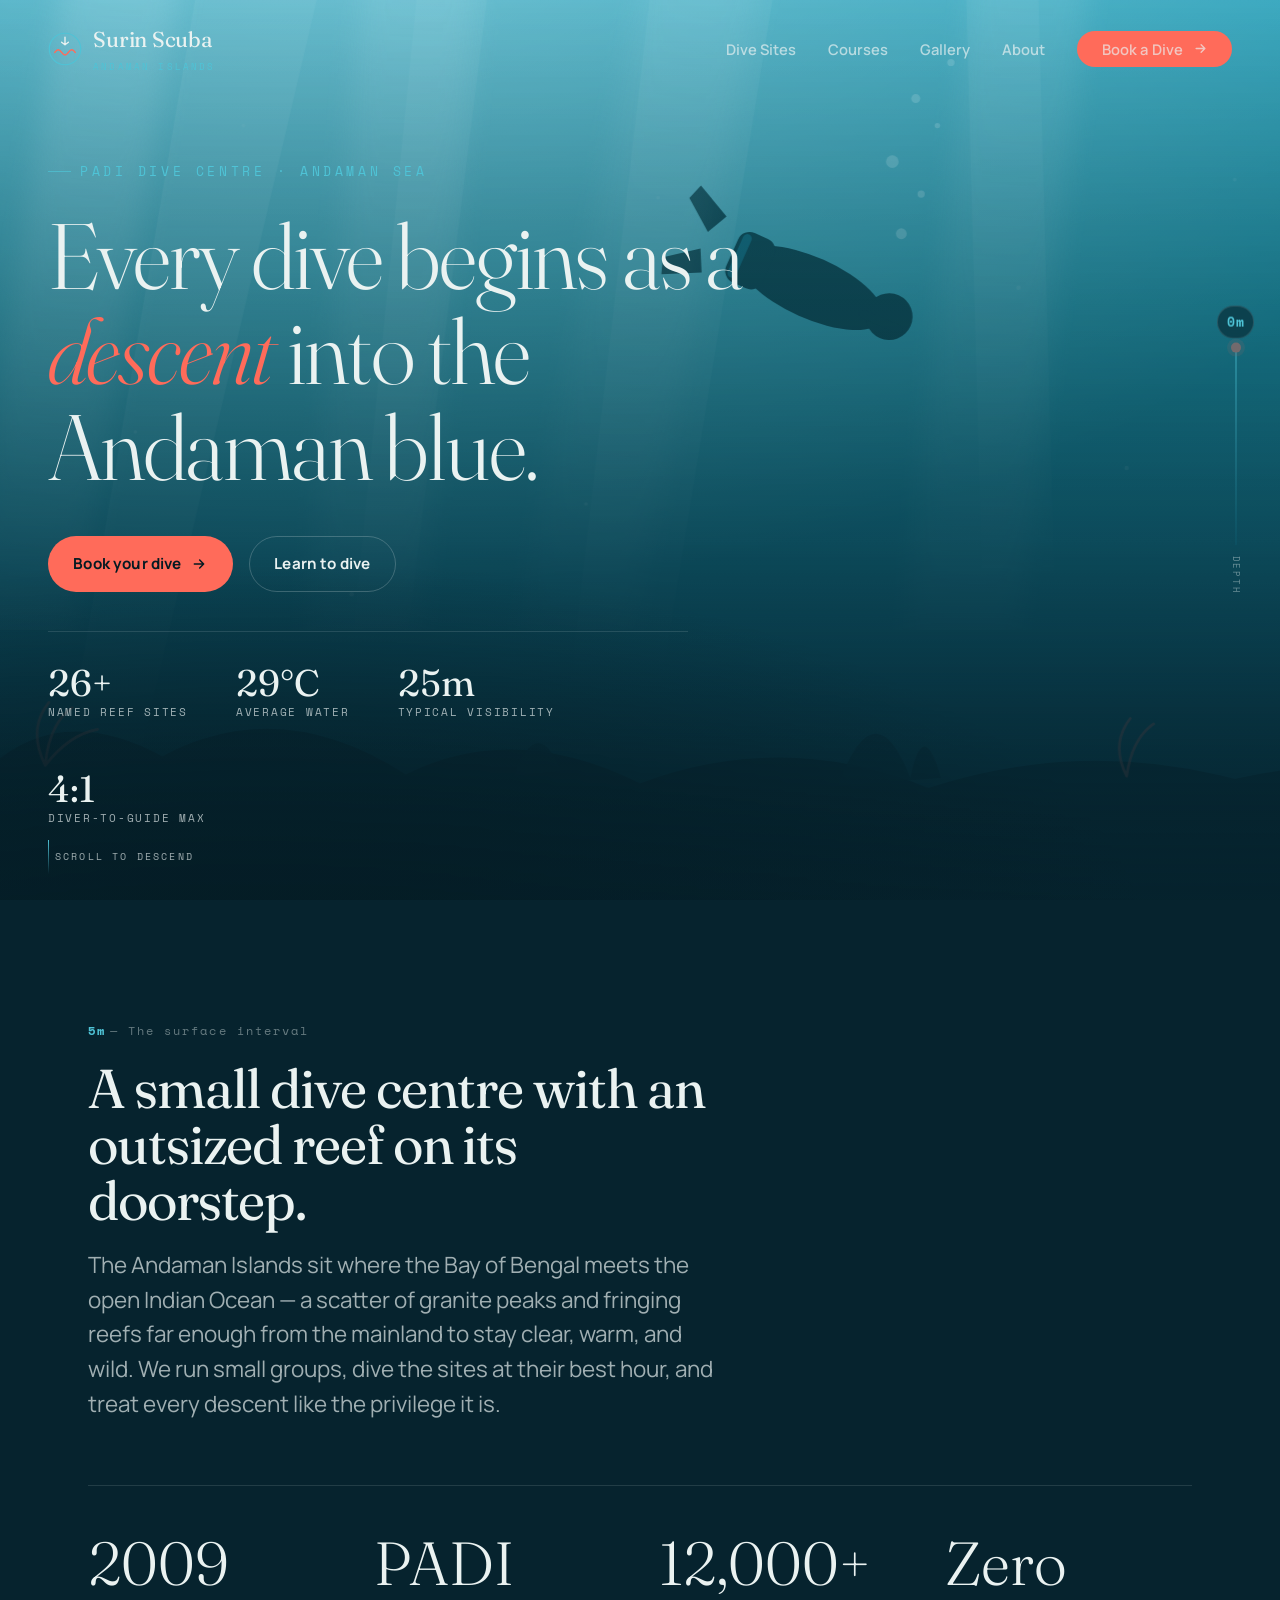
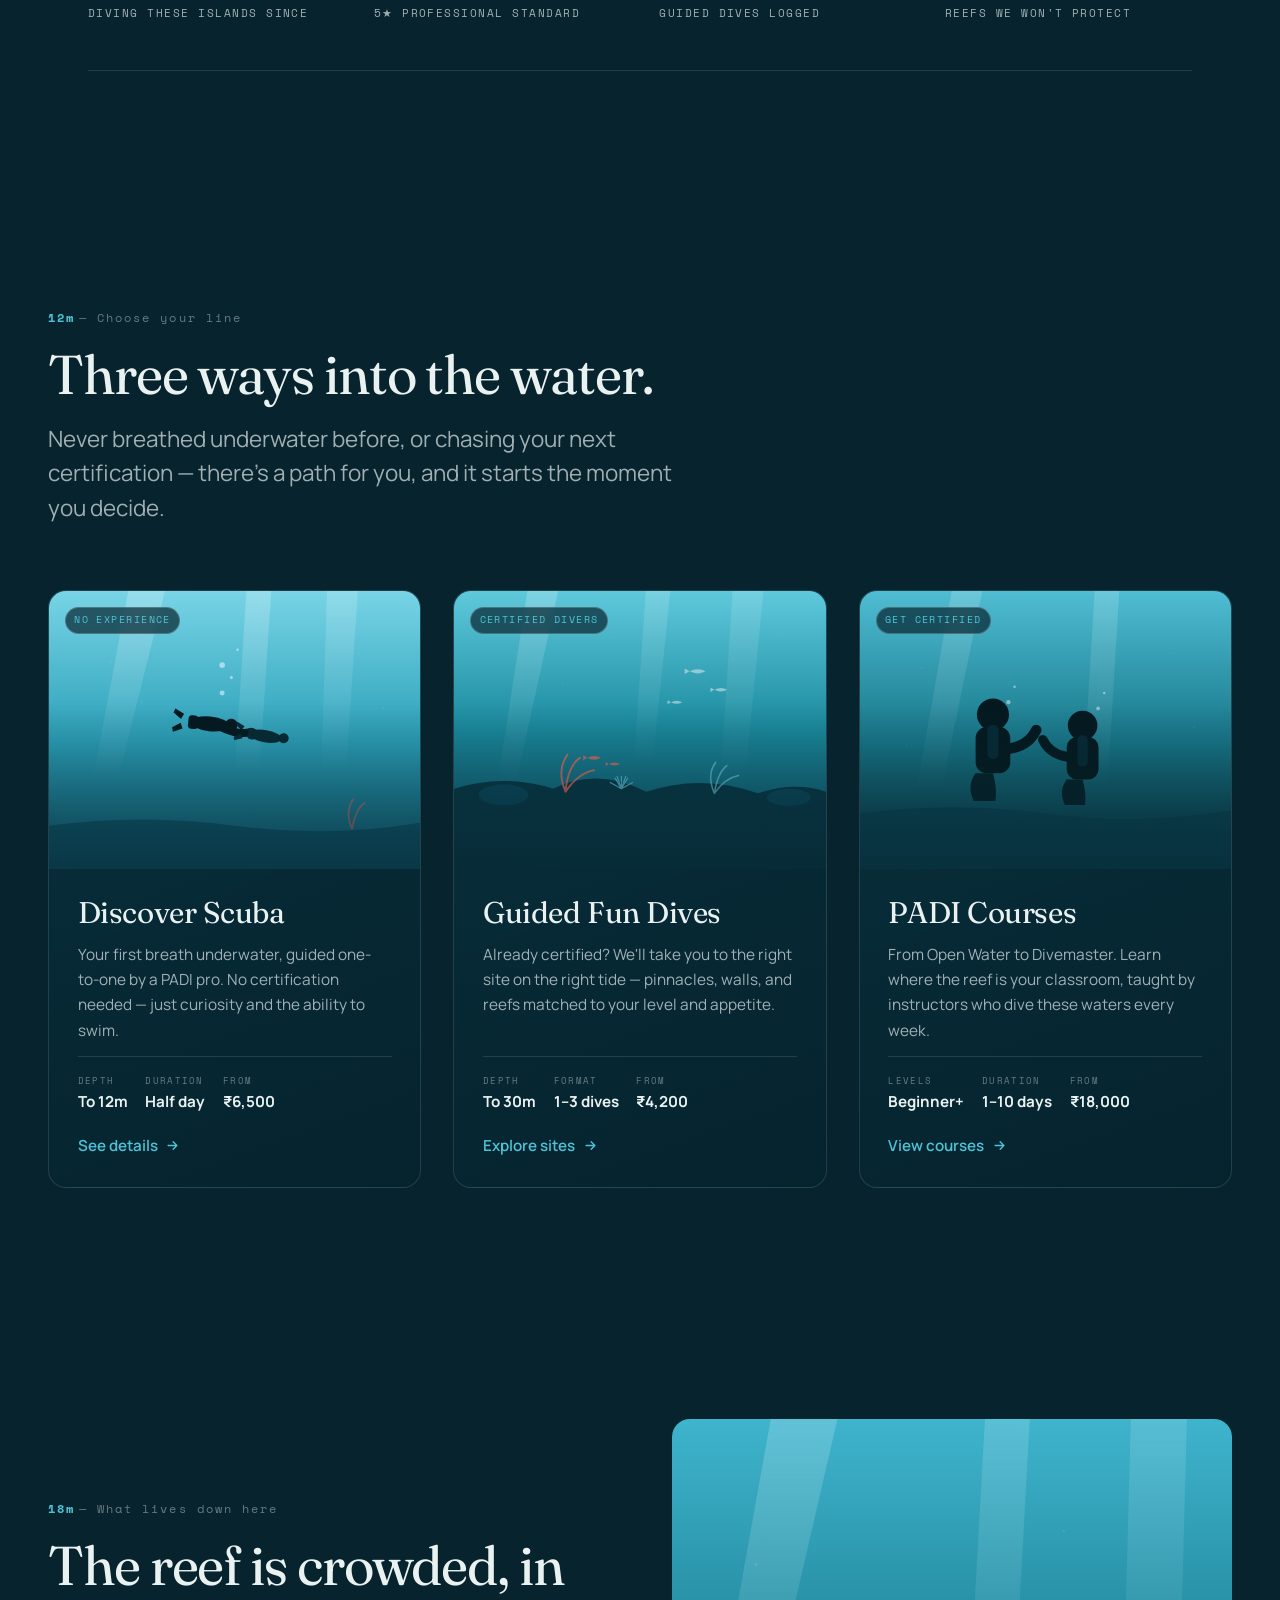
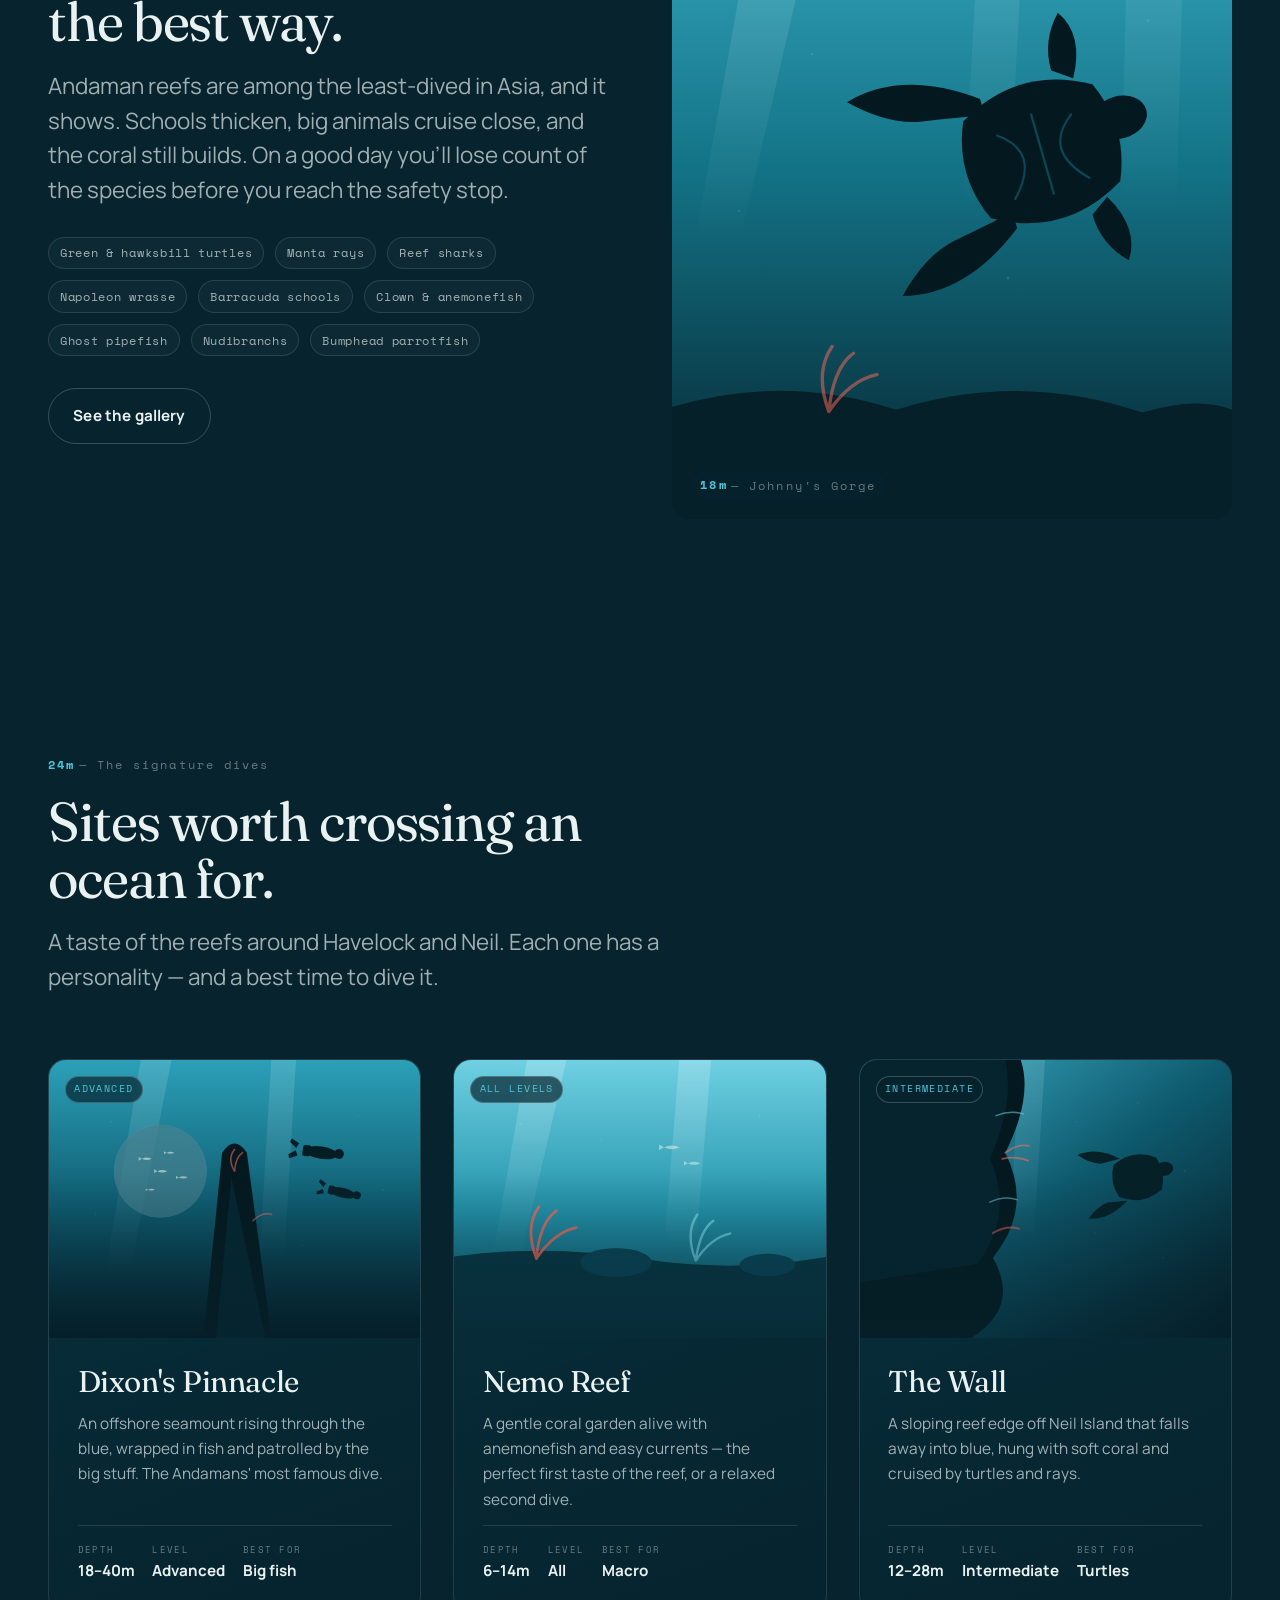
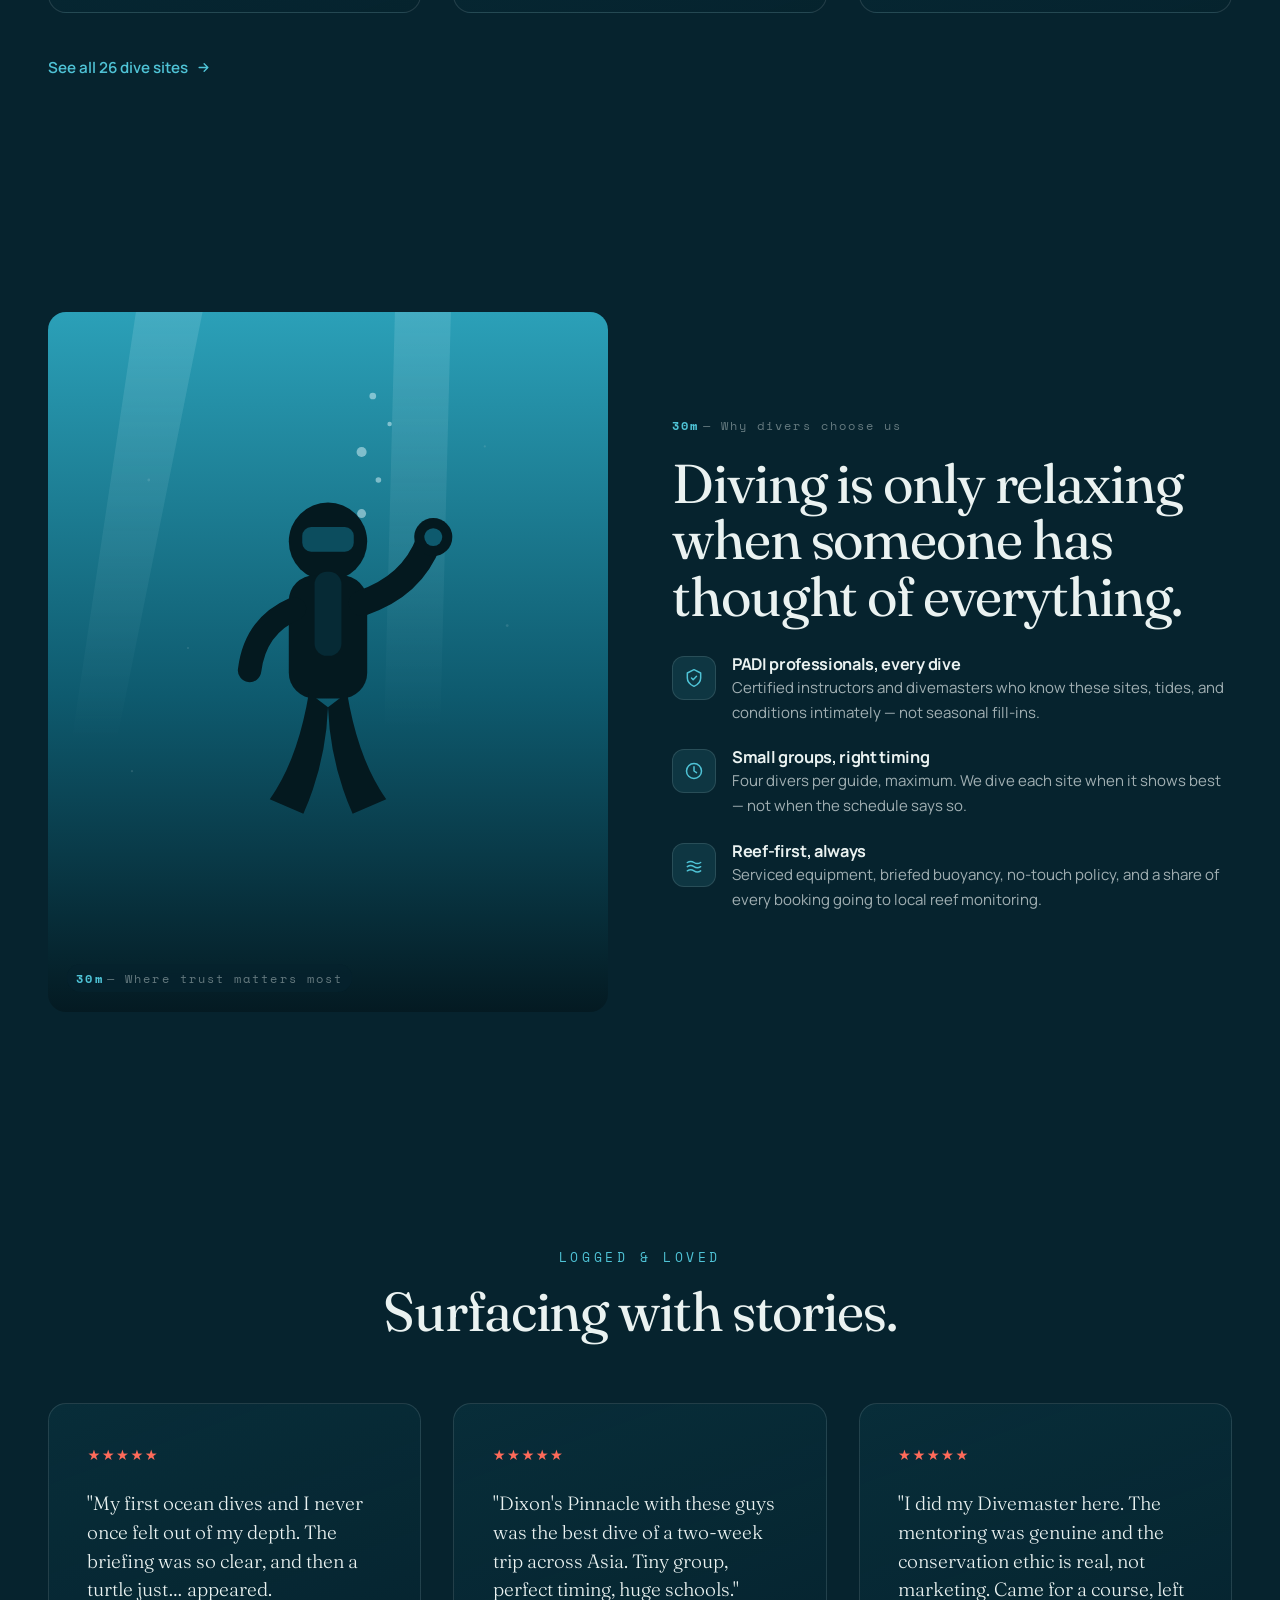
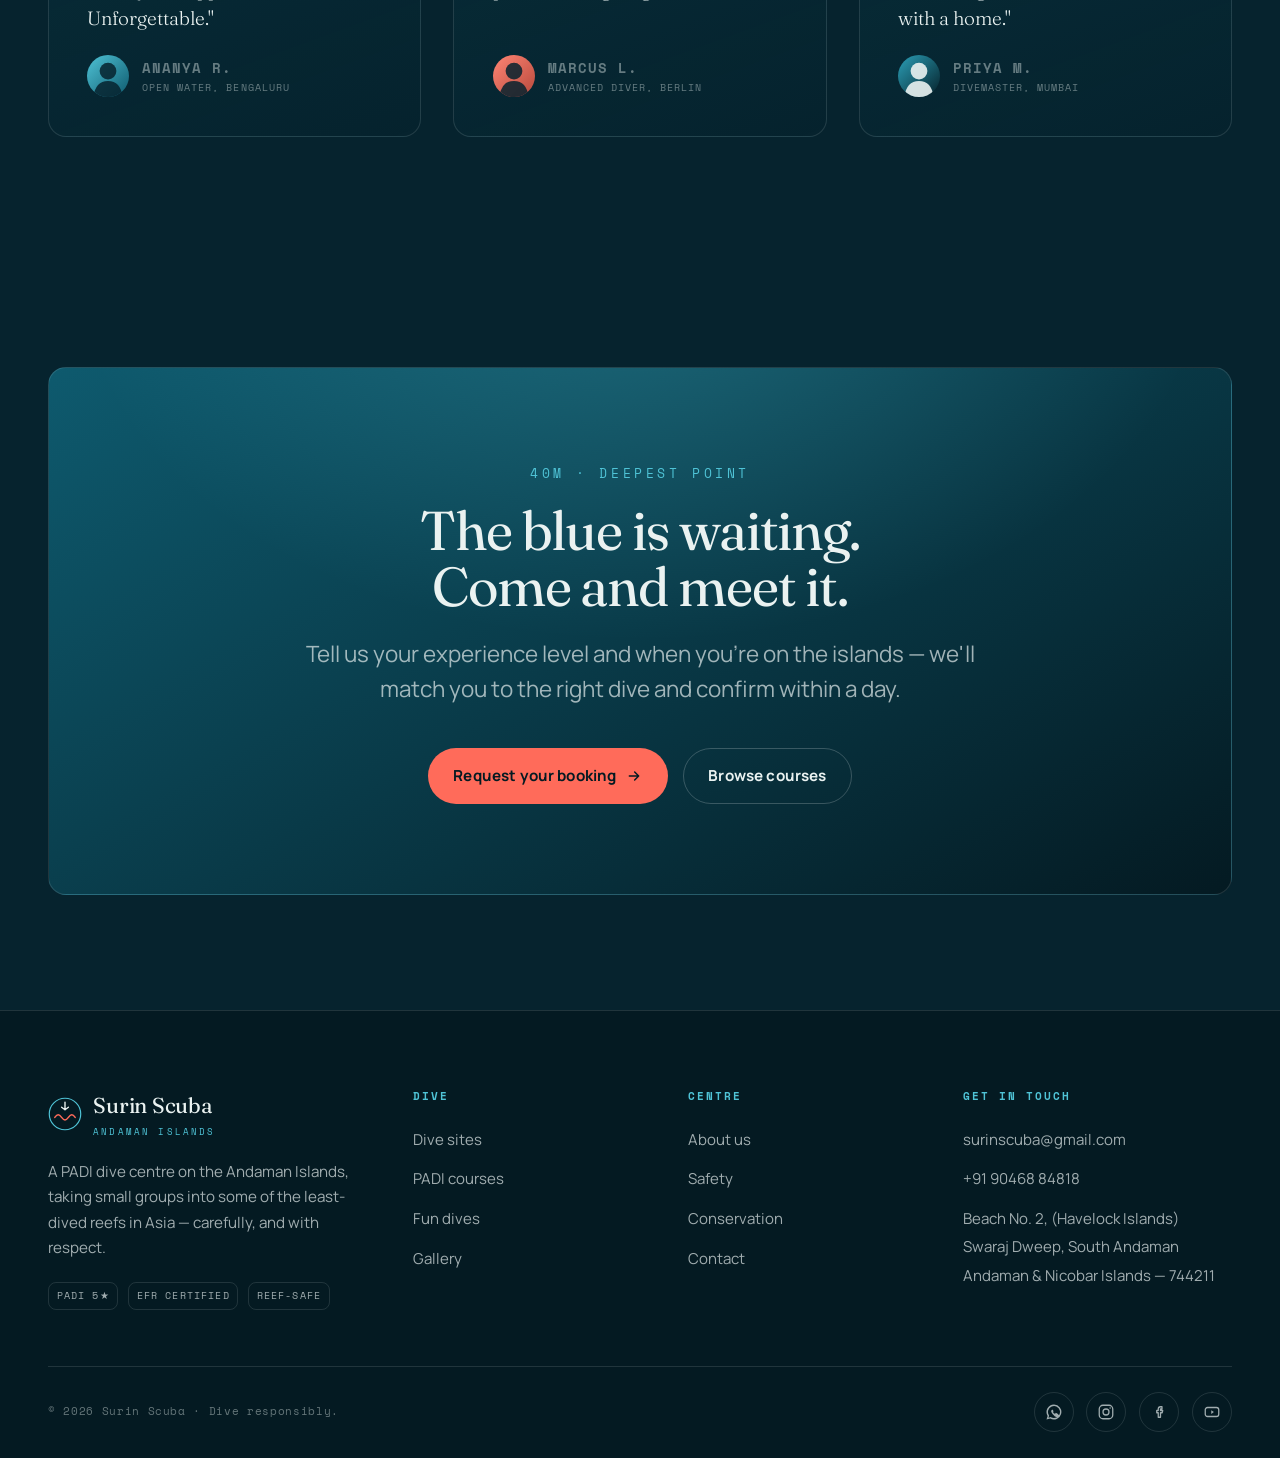
<file: index.html>
<!DOCTYPE html>
<html lang="en">
<head>
  <meta charset="UTF-8" />
  <meta name="viewport" content="width=device-width, initial-scale=1.0" />
  <title>Surin Scuba — Dive the Andaman Islands | PADI Diving & Courses</title>
  <meta name="description" content="Surin Scuba is a PADI professional dive centre in the Andaman Islands. Descend into living coral reefs, dive with turtles and mantas, and earn your PADI certification in warm, clear water." />
  <link rel="preconnect" href="https://fonts.googleapis.com" />
  <link rel="preconnect" href="https://fonts.gstatic.com" crossorigin />
  <link href="https://fonts.googleapis.com/css2?family=Fraunces:ital,opsz,wght@0,9..144,300;0,9..144,400;0,9..144,500;1,9..144,300;1,9..144,400&family=Manrope:wght@400;500;600;700;800&family=Space+Mono:wght@400;700&display=swap" rel="stylesheet" />
  <link rel="stylesheet" href="assets/css/styles.css" />
  <link rel="icon" href="data:image/svg+xml,%3Csvg xmlns='http://www.w3.org/2000/svg' viewBox='0 0 32 32'%3E%3Ctext y='26' font-size='26'%3E🤿%3C/text%3E%3C/svg%3E" />
</head>
<body data-page="home">

  <!-- ============ HEADER ============ -->
  <header class="site-header">
    <div class="container container--wide">
      <nav class="nav" aria-label="Primary">
        <a class="brand" href="index.html" aria-label="Surin Scuba home">
          <svg class="brand__mark" viewBox="0 0 40 40" fill="none" aria-hidden="true">
            <circle cx="20" cy="20" r="18.5" stroke="#4FC3D6" stroke-width="1.4"/>
            <path d="M8 24c3-4 5-4 8 0s5 4 8 0 5-4 8 0" stroke="#FF6B5A" stroke-width="1.8" stroke-linecap="round"/>
            <path d="M20 6v9m0 0l-4-3m4 3l4-3" stroke="#EAF2F1" stroke-width="1.6" stroke-linecap="round" stroke-linejoin="round"/>
          </svg>
          <span>Surin Scuba<small>Andaman Islands</small></span>
        </a>
        <ul class="nav__links">
          <li><a href="dive-sites.html">Dive Sites</a></li>
          <li><a href="courses.html">Courses</a></li>
          <li><a href="gallery.html">Gallery</a></li>
          <li><a href="about.html">About</a></li>
          <li class="nav__cta"><a class="btn" href="book.html">Book a Dive
            <svg width="15" height="15" viewBox="0 0 24 24" fill="none" stroke="currentColor" stroke-width="2.2" aria-hidden="true"><path d="M5 12h14M13 6l6 6-6 6" stroke-linecap="round" stroke-linejoin="round"/></svg>
          </a></li>
        </ul>
        <button class="nav__toggle" aria-label="Toggle menu" aria-expanded="false" aria-controls="primary-menu"><span></span></button>
      </nav>
    </div>
  </header>

  <!-- ============ DEPTH GAUGE (signature) ============ -->
  <aside class="depth-gauge" data-max-depth="40" aria-hidden="true">
    <span class="depth-gauge__readout">0m</span>
    <div class="depth-gauge__track"><span class="depth-gauge__thumb"></span></div>
    <span class="depth-gauge__label">Depth</span>
  </aside>

  <main>
    <!-- ============ HERO ============ -->
    <section class="hero" aria-label="Introduction">
      <div class="hero__media">
        <img src="assets/img/scene-hero.svg" alt="A diver descending through sunlit water above a coral reef" loading="eager" fetchpriority="high" />
      </div>
      <div class="light-rays" aria-hidden="true"><span></span><span></span><span></span><span></span></div>
      <div class="hero__scrim" aria-hidden="true"></div>

      <div class="container container--wide hero__inner">
        <p class="eyebrow hero__eyebrow">PADI Dive Centre · Andaman Sea</p>
        <h1>Every dive begins as a <span class="display-accent">descent</span> into the Andaman blue.</h1>
        <div class="hero__cta">
          <a class="btn" href="book.html">Book your dive
            <svg width="16" height="16" viewBox="0 0 24 24" fill="none" stroke="currentColor" stroke-width="2.2" aria-hidden="true"><path d="M5 12h14M13 6l6 6-6 6" stroke-linecap="round" stroke-linejoin="round"/></svg>
          </a>
          <a class="btn btn--ghost" href="courses.html">Learn to dive</a>
        </div>
        <div class="hero__meta">
          <div class="hero__stat"><b>26+</b><span>Named reef sites</span></div>
          <div class="hero__stat"><b>29°C</b><span>Average water</span></div>
          <div class="hero__stat"><b>25m</b><span>Typical visibility</span></div>
          <div class="hero__stat"><b>4:1</b><span>Diver-to-guide max</span></div>
        </div>
      </div>
      <span class="scroll-hint"><i></i> Scroll to descend</span>
    </section>

    <!-- ============ INTRO / THESIS ============ -->
    <section class="section" aria-label="Welcome">
      <div class="container">
        <div class="section__head">
          <span class="depth-marker"><b>5m</b> — The surface interval</span>
          <h2 style="margin-top:1rem;">A small dive centre with an outsized reef on its doorstep.</h2>
          <p class="lead">The Andaman Islands sit where the Bay of Bengal meets the open Indian Ocean — a scatter of granite peaks and fringing reefs far enough from the mainland to stay clear, warm, and wild. We run small groups, dive the sites at their best hour, and treat every descent like the privilege it is.</p>
        </div>
        <div class="stat-strip reveal">
          <div class="stat"><b>2009</b><span>Diving these islands since</span></div>
          <div class="stat"><b>PADI</b><span>5★ professional standard</span></div>
          <div class="stat"><b>12,000+</b><span>Guided dives logged</span></div>
          <div class="stat"><b>Zero</b><span>Reefs we won't protect</span></div>
        </div>
      </div>
    </section>

    <!-- ============ THREE PATHS ============ -->
    <section class="section" aria-label="Ways to dive with us">
      <div class="container container--wide">
        <div class="section__head">
          <span class="depth-marker"><b>12m</b> — Choose your line</span>
          <h2 style="margin-top:1rem;">Three ways into the water.</h2>
          <p class="lead">Never breathed underwater before, or chasing your next certification — there's a path for you, and it starts the moment you decide.</p>
        </div>
        <div class="grid grid--3">

          <article class="card reveal" data-delay="1">
            <div class="card__media">
              <span class="card__tag">No experience</span>
              <img src="assets/img/scene-discover.svg" alt="A beginner diver kneeling on a shallow sandy seabed with an instructor" loading="lazy" />
            </div>
            <div class="card__body">
              <h3>Discover Scuba</h3>
              <p>Your first breath underwater, guided one-to-one by a PADI pro. No certification needed — just curiosity and the ability to swim.</p>
              <div class="card__stats">
                <div class="card__stat"><span>Depth</span><b>To 12m</b></div>
                <div class="card__stat"><span>Duration</span><b>Half day</b></div>
                <div class="card__stat"><span>From</span><b>₹6,500</b></div>
              </div>
              <div class="card__foot">
                <a class="link-arrow" href="courses.html#discover">See details
                  <svg width="15" height="15" viewBox="0 0 24 24" fill="none" stroke="currentColor" stroke-width="2.2" aria-hidden="true"><path d="M5 12h14M13 6l6 6-6 6" stroke-linecap="round" stroke-linejoin="round"/></svg>
                </a>
              </div>
            </div>
          </article>

          <article class="card reveal" data-delay="2">
            <div class="card__media">
              <span class="card__tag">Certified divers</span>
              <img src="assets/img/scene-reef.svg" alt="A scuba diver gliding over a vibrant coral wall" loading="lazy" />
            </div>
            <div class="card__body">
              <h3>Guided Fun Dives</h3>
              <p>Already certified? We'll take you to the right site on the right tide — pinnacles, walls, and reefs matched to your level and appetite.</p>
              <div class="card__stats">
                <div class="card__stat"><span>Depth</span><b>To 30m</b></div>
                <div class="card__stat"><span>Format</span><b>1–3 dives</b></div>
                <div class="card__stat"><span>From</span><b>₹4,200</b></div>
              </div>
              <div class="card__foot">
                <a class="link-arrow" href="dive-sites.html">Explore sites
                  <svg width="15" height="15" viewBox="0 0 24 24" fill="none" stroke="currentColor" stroke-width="2.2" aria-hidden="true"><path d="M5 12h14M13 6l6 6-6 6" stroke-linecap="round" stroke-linejoin="round"/></svg>
                </a>
              </div>
            </div>
          </article>

          <article class="card reveal" data-delay="3">
            <div class="card__media">
              <span class="card__tag">Get certified</span>
              <img src="assets/img/scene-course.svg" alt="Two divers practising skills in clear blue water" loading="lazy" />
            </div>
            <div class="card__body">
              <h3>PADI Courses</h3>
              <p>From Open Water to Divemaster. Learn where the reef is your classroom, taught by instructors who dive these waters every week.</p>
              <div class="card__stats">
                <div class="card__stat"><span>Levels</span><b>Beginner+</b></div>
                <div class="card__stat"><span>Duration</span><b>1–10 days</b></div>
                <div class="card__stat"><span>From</span><b>₹18,000</b></div>
              </div>
              <div class="card__foot">
                <a class="link-arrow" href="courses.html">View courses
                  <svg width="15" height="15" viewBox="0 0 24 24" fill="none" stroke="currentColor" stroke-width="2.2" aria-hidden="true"><path d="M5 12h14M13 6l6 6-6 6" stroke-linecap="round" stroke-linejoin="round"/></svg>
                </a>
              </div>
            </div>
          </article>

        </div>
      </div>
    </section>

    <!-- ============ MARINE LIFE SPLIT ============ -->
    <section class="section" aria-label="Marine life">
      <div class="container container--wide">
        <div class="split split--reverse">
          <div class="split__media reveal">
            <img src="assets/img/scene-turtle.svg" alt="A green sea turtle swimming over a coral reef" loading="lazy" />
            <span class="depth-marker"><b>18m</b> — Johnny's Gorge</span>
          </div>
          <div>
            <span class="depth-marker"><b>18m</b> — What lives down here</span>
            <h2 style="margin:1rem 0 1.2rem;">The reef is crowded, in the best way.</h2>
            <p class="lead">Andaman reefs are among the least-dived in Asia, and it shows. Schools thicken, big animals cruise close, and the coral still builds. On a good day you'll lose count of the species before you reach the safety stop.</p>
            <div class="species-row" style="margin-top:1.8rem;">
              <span class="species-chip">Green &amp; hawksbill turtles</span>
              <span class="species-chip">Manta rays</span>
              <span class="species-chip">Reef sharks</span>
              <span class="species-chip">Napoleon wrasse</span>
              <span class="species-chip">Barracuda schools</span>
              <span class="species-chip">Clown &amp; anemonefish</span>
              <span class="species-chip">Ghost pipefish</span>
              <span class="species-chip">Nudibranchs</span>
              <span class="species-chip">Bumphead parrotfish</span>
            </div>
            <div class="hero__cta" style="margin-top:2rem;">
              <a class="btn btn--ghost" href="gallery.html">See the gallery</a>
            </div>
          </div>
        </div>
      </div>
    </section>

    <!-- ============ FEATURED SITES ============ -->
    <section class="section" aria-label="Featured dive sites">
      <div class="container container--wide">
        <div class="section__head">
          <span class="depth-marker"><b>24m</b> — The signature dives</span>
          <h2 style="margin-top:1rem;">Sites worth crossing an ocean for.</h2>
          <p class="lead">A taste of the reefs around Havelock and Neil. Each one has a personality — and a best time to dive it.</p>
        </div>
        <div class="grid grid--3">
          <article class="card reveal" data-delay="1">
            <div class="card__media"><span class="card__tag">Advanced</span>
              <img src="assets/img/scene-pinnacle.svg" alt="Divers descending a deep offshore pinnacle" loading="lazy" /></div>
            <div class="card__body">
              <h3>Dixon's Pinnacle</h3>
              <p>An offshore seamount rising through the blue, wrapped in fish and patrolled by the big stuff. The Andamans' most famous dive.</p>
              <div class="card__stats">
                <div class="card__stat"><span>Depth</span><b>18–40m</b></div>
                <div class="card__stat"><span>Level</span><b>Advanced</b></div>
                <div class="card__stat"><span>Best for</span><b>Big fish</b></div>
              </div>
            </div>
          </article>
          <article class="card reveal" data-delay="2">
            <div class="card__media"><span class="card__tag">All levels</span>
              <img src="assets/img/scene-coral.svg" alt="Shallow coral garden teeming with reef fish" loading="lazy" /></div>
            <div class="card__body">
              <h3>Nemo Reef</h3>
              <p>A gentle coral garden alive with anemonefish and easy currents — the perfect first taste of the reef, or a relaxed second dive.</p>
              <div class="card__stats">
                <div class="card__stat"><span>Depth</span><b>6–14m</b></div>
                <div class="card__stat"><span>Level</span><b>All</b></div>
                <div class="card__stat"><span>Best for</span><b>Macro</b></div>
              </div>
            </div>
          </article>
          <article class="card reveal" data-delay="3">
            <div class="card__media"><span class="card__tag">Intermediate</span>
              <img src="assets/img/scene-wall.svg" alt="A reef wall dropping into deep blue water" loading="lazy" /></div>
            <div class="card__body">
              <h3>The Wall</h3>
              <p>A sloping reef edge off Neil Island that falls away into blue, hung with soft coral and cruised by turtles and rays.</p>
              <div class="card__stats">
                <div class="card__stat"><span>Depth</span><b>12–28m</b></div>
                <div class="card__stat"><span>Level</span><b>Intermediate</b></div>
                <div class="card__stat"><span>Best for</span><b>Turtles</b></div>
              </div>
            </div>
          </article>
        </div>
        <div style="margin-top:2.5rem;">
          <a class="link-arrow" href="dive-sites.html">See all 26 dive sites
            <svg width="15" height="15" viewBox="0 0 24 24" fill="none" stroke="currentColor" stroke-width="2.2" aria-hidden="true"><path d="M5 12h14M13 6l6 6-6 6" stroke-linecap="round" stroke-linejoin="round"/></svg>
          </a>
        </div>
      </div>
    </section>

    <!-- ============ WHY US ============ -->
    <section class="section" aria-label="Why dive with Surin Scuba">
      <div class="container container--wide">
        <div class="split">
          <div class="split__media reveal">
            <img src="assets/img/scene-guide.svg" alt="A dive guide signalling underwater in clear blue water" loading="lazy" />
            <span class="depth-marker"><b>30m</b> — Where trust matters most</span>
          </div>
          <div>
            <span class="depth-marker"><b>30m</b> — Why divers choose us</span>
            <h2 style="margin:1rem 0 0.6rem;">Diving is only relaxing when someone has thought of everything.</h2>
            <ul class="feature-list">
              <li>
                <span class="fi-icon"><svg width="20" height="20" viewBox="0 0 24 24" fill="none" stroke="currentColor" stroke-width="1.8" aria-hidden="true"><path d="M12 2l8 4v6c0 5-3.5 8-8 10-4.5-2-8-5-8-10V6l8-4z" stroke-linejoin="round"/><path d="M9 12l2 2 4-4" stroke-linecap="round" stroke-linejoin="round"/></svg></span>
                <div><h4>PADI professionals, every dive</h4><p>Certified instructors and divemasters who know these sites, tides, and conditions intimately — not seasonal fill-ins.</p></div>
              </li>
              <li>
                <span class="fi-icon"><svg width="20" height="20" viewBox="0 0 24 24" fill="none" stroke="currentColor" stroke-width="1.8" aria-hidden="true"><circle cx="12" cy="12" r="9"/><path d="M12 7v5l3 2" stroke-linecap="round" stroke-linejoin="round"/></svg></span>
                <div><h4>Small groups, right timing</h4><p>Four divers per guide, maximum. We dive each site when it shows best — not when the schedule says so.</p></div>
              </li>
              <li>
                <span class="fi-icon"><svg width="20" height="20" viewBox="0 0 24 24" fill="none" stroke="currentColor" stroke-width="1.8" aria-hidden="true"><path d="M4 14c3-2 5-2 8 0s5 2 8 0" stroke-linecap="round"/><path d="M4 9c3-2 5-2 8 0s5 2 8 0" stroke-linecap="round"/><path d="M4 19c3-2 5-2 8 0s5 2 8 0" stroke-linecap="round"/></svg></span>
                <div><h4>Reef-first, always</h4><p>Serviced equipment, briefed buoyancy, no-touch policy, and a share of every booking going to local reef monitoring.</p></div>
              </li>
            </ul>
          </div>
        </div>
      </div>
    </section>

    <!-- ============ TESTIMONIALS ============ -->
    <section class="section" aria-label="What divers say">
      <div class="container container--wide">
        <div class="section__head section__head--center">
          <span class="eyebrow eyebrow--center">Logged &amp; loved</span>
          <h2 style="margin-top:0.8rem;">Surfacing with stories.</h2>
        </div>
        <div class="grid grid--3">
          <figure class="quote reveal" data-delay="1">
            <div class="stars" aria-label="5 out of 5">★★★★★</div>
            <blockquote><p>"My first ocean dives and I never once felt out of my depth. The briefing was so clear, and then a turtle just… appeared. Unforgettable."</p></blockquote>
            <figcaption class="quote__by">
              <img src="assets/img/avatar-1.svg" alt="" />
              <span><b>Ananya R.</b><span>Open Water, Bengaluru</span></span>
            </figcaption>
          </figure>
          <figure class="quote reveal" data-delay="2">
            <div class="stars" aria-label="5 out of 5">★★★★★</div>
            <blockquote><p>"Dixon's Pinnacle with these guys was the best dive of a two-week trip across Asia. Tiny group, perfect timing, huge schools."</p></blockquote>
            <figcaption class="quote__by">
              <img src="assets/img/avatar-2.svg" alt="" />
              <span><b>Marcus L.</b><span>Advanced diver, Berlin</span></span>
            </figcaption>
          </figure>
          <figure class="quote reveal" data-delay="3">
            <div class="stars" aria-label="5 out of 5">★★★★★</div>
            <blockquote><p>"I did my Divemaster here. The mentoring was genuine and the conservation ethic is real, not marketing. Came for a course, left with a home."</p></blockquote>
            <figcaption class="quote__by">
              <img src="assets/img/avatar-3.svg" alt="" />
              <span><b>Priya M.</b><span>Divemaster, Mumbai</span></span>
            </figcaption>
          </figure>
        </div>
      </div>
    </section>

    <!-- ============ FINAL CTA ============ -->
    <section class="section" aria-label="Book a dive">
      <div class="container container--wide">
        <div class="cta-banner reveal">
          <span class="eyebrow eyebrow--center">40m · Deepest point</span>
          <h2>The blue is waiting. Come and meet it.</h2>
          <p class="lead">Tell us your experience level and when you're on the islands — we'll match you to the right dive and confirm within a day.</p>
          <div class="hero__cta">
            <a class="btn" href="book.html">Request your booking
              <svg width="16" height="16" viewBox="0 0 24 24" fill="none" stroke="currentColor" stroke-width="2.2" aria-hidden="true"><path d="M5 12h14M13 6l6 6-6 6" stroke-linecap="round" stroke-linejoin="round"/></svg>
            </a>
            <a class="btn btn--ghost" href="courses.html">Browse courses</a>
          </div>
        </div>
      </div>
    </section>
  </main>

  <!-- ============ FOOTER ============ -->
  <footer class="site-footer">
    <div class="container container--wide">
      <div class="footer__grid">
        <div class="footer__brand">
          <a class="brand" href="index.html" aria-label="Surin Scuba home">
            <svg class="brand__mark" viewBox="0 0 40 40" fill="none" aria-hidden="true">
              <circle cx="20" cy="20" r="18.5" stroke="#4FC3D6" stroke-width="1.4"/>
              <path d="M8 24c3-4 5-4 8 0s5 4 8 0 5-4 8 0" stroke="#FF6B5A" stroke-width="1.8" stroke-linecap="round"/>
              <path d="M20 6v9m0 0l-4-3m4 3l4-3" stroke="#EAF2F1" stroke-width="1.6" stroke-linecap="round" stroke-linejoin="round"/>
            </svg>
            <span>Surin Scuba<small>Andaman Islands</small></span>
          </a>
          <p>A PADI dive centre on the Andaman Islands, taking small groups into some of the least-dived reefs in Asia — carefully, and with respect.</p>
          <div class="badges">
            <span class="badge">PADI 5★</span>
            <span class="badge">EFR Certified</span>
            <span class="badge">Reef-Safe</span>
          </div>
        </div>
        <div class="footer__col">
          <h5>Dive</h5>
          <ul>
            <li><a href="dive-sites.html">Dive sites</a></li>
            <li><a href="courses.html">PADI courses</a></li>
            <li><a href="book.html">Fun dives</a></li>
            <li><a href="gallery.html">Gallery</a></li>
          </ul>
        </div>
        <div class="footer__col">
          <h5>Centre</h5>
          <ul>
            <li><a href="about.html">About us</a></li>
            <li><a href="about.html#safety">Safety</a></li>
            <li><a href="about.html#conservation">Conservation</a></li>
            <li><a href="book.html">Contact</a></li>
          </ul>
        </div>
        <div class="footer__col">
          <h5>Get in touch</h5>
          <ul>
            <li><a href="mailto:surinscuba@gmail.com">surinscuba@gmail.com</a></li>
            <li><a href="tel:+919046884818">+91 90468 84818</a></li>
            <li><span style="color:var(--ink-soft);font-size:0.94rem;">Beach No. 2, (Havelock Islands)<br/>Swaraj Dweep, South Andaman<br/>Andaman &amp; Nicobar Islands — 744211</span></li>
          </ul>
        </div>
      </div>
      <div class="footer__bar">
        <p>© <span data-year>2026</span> Surin Scuba · Dive responsibly.</p>
        <div class="footer__social">
          <a href="https://wa.me/919046884818" aria-label="WhatsApp"><svg width="18" height="18" viewBox="0 0 24 24" fill="currentColor" aria-hidden="true"><path d="M12 2a10 10 0 00-8.5 15.2L2 22l4.9-1.3A10 10 0 1012 2zm0 18a8 8 0 01-4.1-1.1l-.3-.2-2.9.8.8-2.8-.2-.3A8 8 0 1112 20zm4.4-6c-.2-.1-1.4-.7-1.6-.8-.2-.1-.4-.1-.5.1-.2.2-.6.8-.7.9-.1.1-.3.2-.5 0-.9-.4-1.6-.9-2.3-2-.2-.3.2-.3.5-.9.1-.1 0-.3 0-.4-.1-.1-.5-1.2-.7-1.6-.2-.4-.4-.4-.5-.4h-.5c-.2 0-.4.1-.6.3-.7.7-.9 1.6-.6 2.6.4 1.3 1.3 2.4 1.5 2.6.2.2 2.1 3.2 5 4.3 1.8.7 2.4.6 2.9.5.5-.1 1.4-.6 1.6-1.1.2-.5.2-1 .1-1.1 0-.1-.2-.2-.4-.3z"/></svg></a>
          <a href="#" aria-label="Instagram"><svg width="18" height="18" viewBox="0 0 24 24" fill="none" stroke="currentColor" stroke-width="1.7" aria-hidden="true"><rect x="3" y="3" width="18" height="18" rx="5"/><circle cx="12" cy="12" r="4"/><circle cx="17.5" cy="6.5" r="1" fill="currentColor" stroke="none"/></svg></a>
          <a href="#" aria-label="Facebook"><svg width="18" height="18" viewBox="0 0 24 24" fill="none" stroke="currentColor" stroke-width="1.7" aria-hidden="true"><path d="M14 8h2V5h-2c-1.7 0-3 1.3-3 3v2H9v3h2v6h3v-6h2.2l.8-3H14V8z" stroke-linejoin="round"/></svg></a>
          <a href="#" aria-label="YouTube"><svg width="18" height="18" viewBox="0 0 24 24" fill="none" stroke="currentColor" stroke-width="1.7" aria-hidden="true"><rect x="3" y="6" width="18" height="12" rx="3"/><path d="M11 9.5l3.5 2.5L11 14.5v-5z" fill="currentColor" stroke="none"/></svg></a>
        </div>
      </div>
    </div>
  </footer>

  <script src="assets/js/main.js"></script>
</body>
</html>
</file>
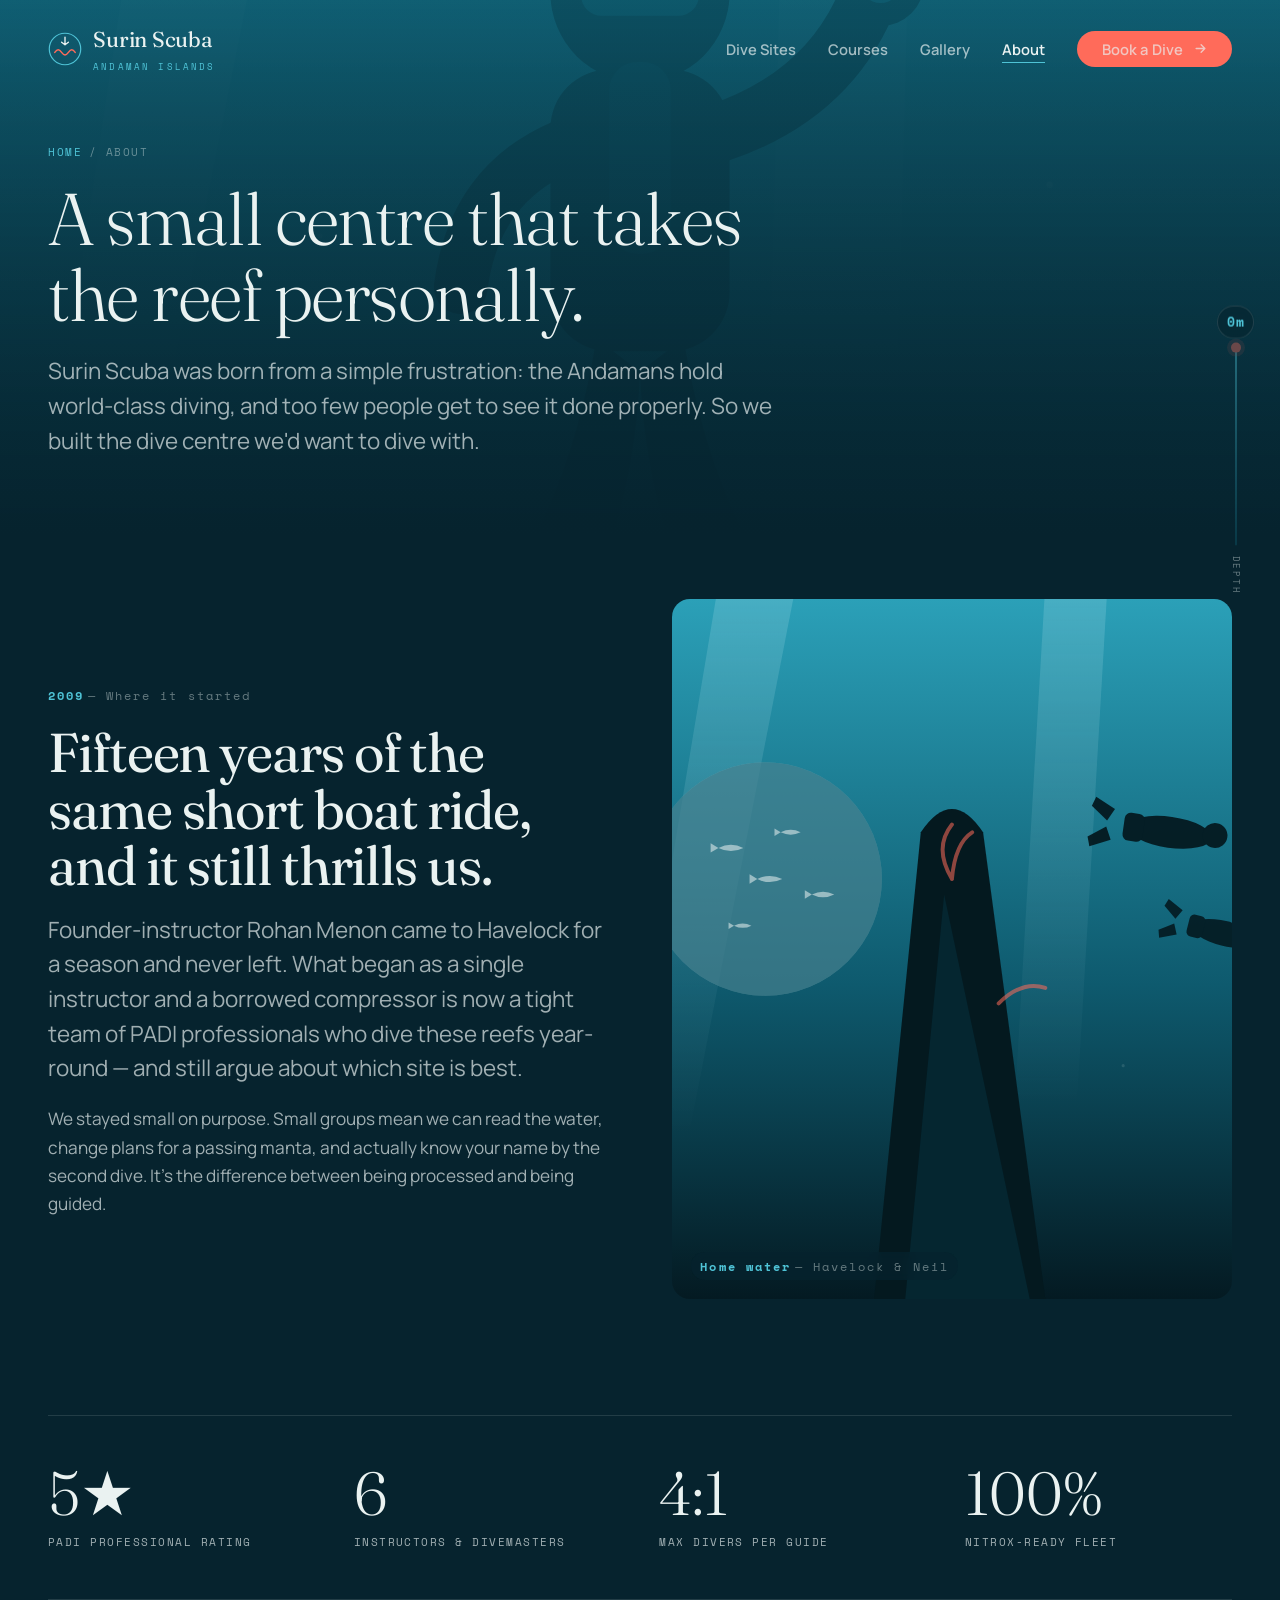
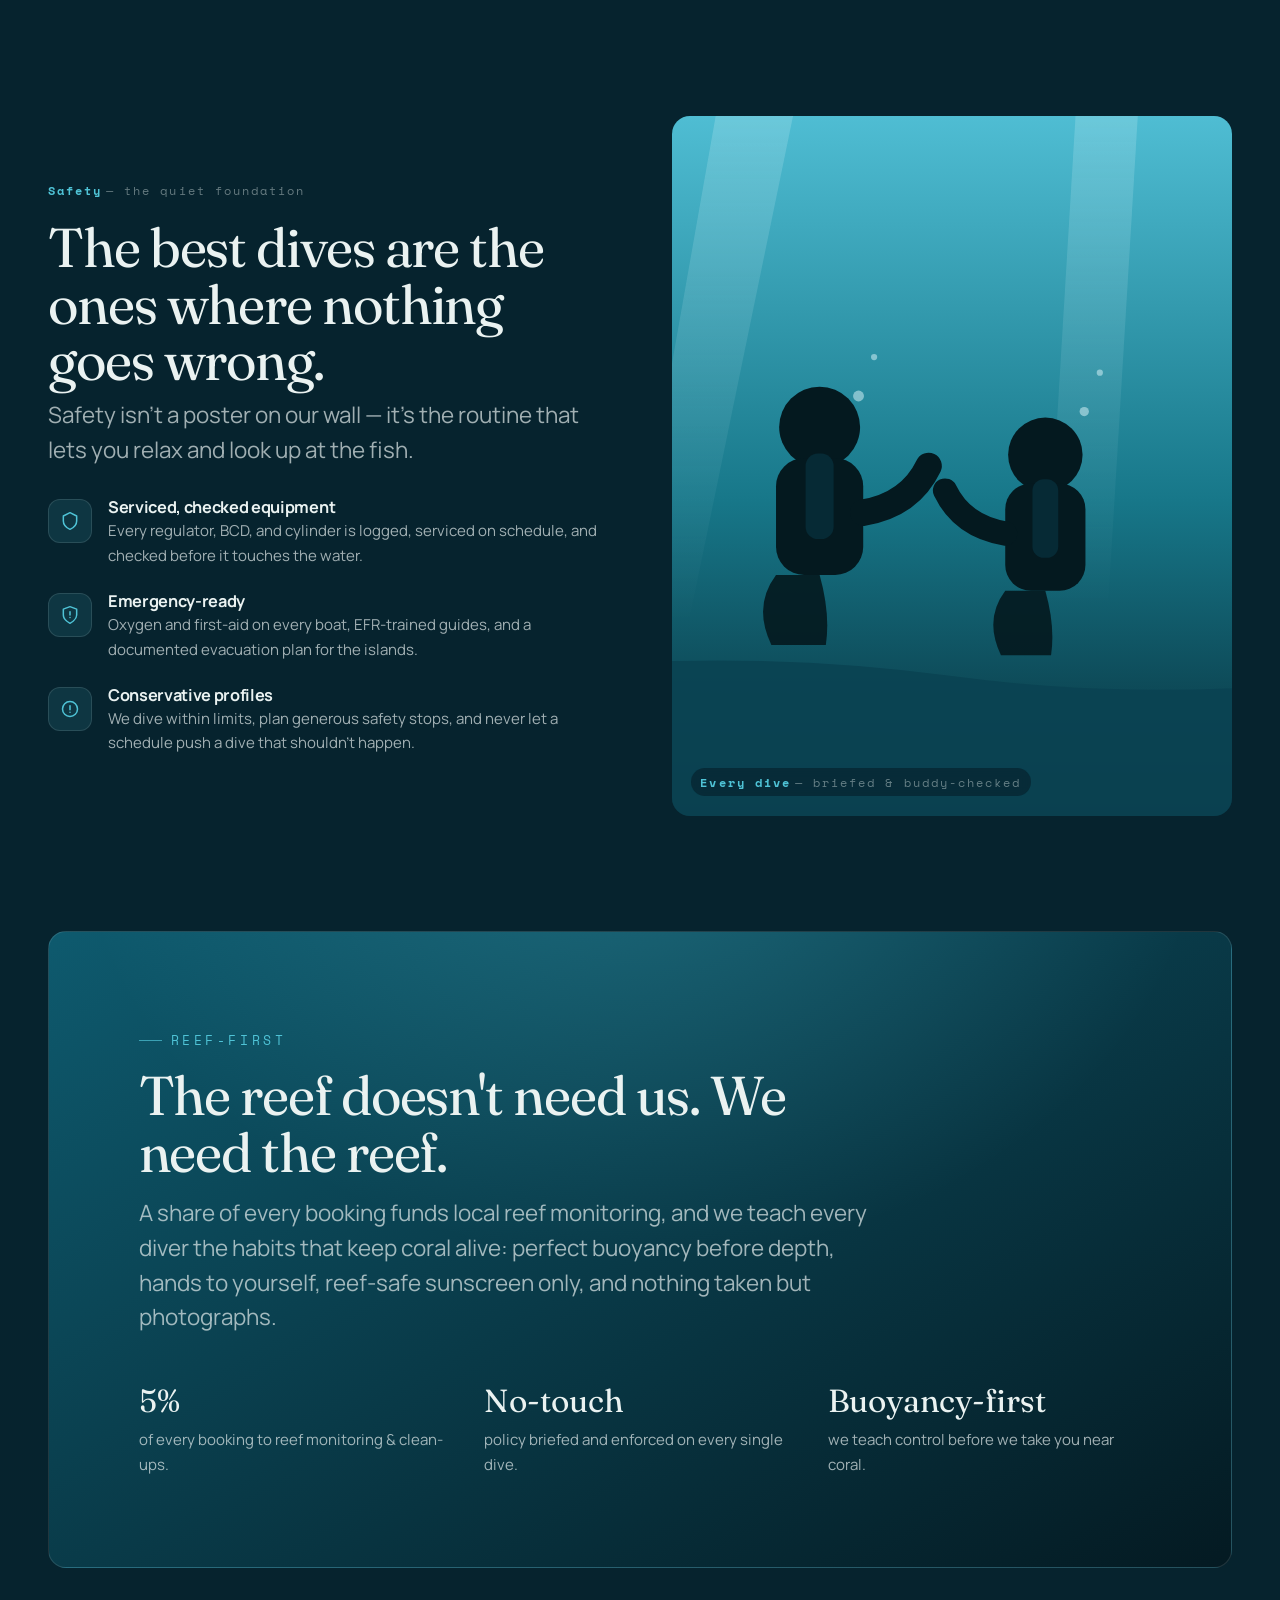
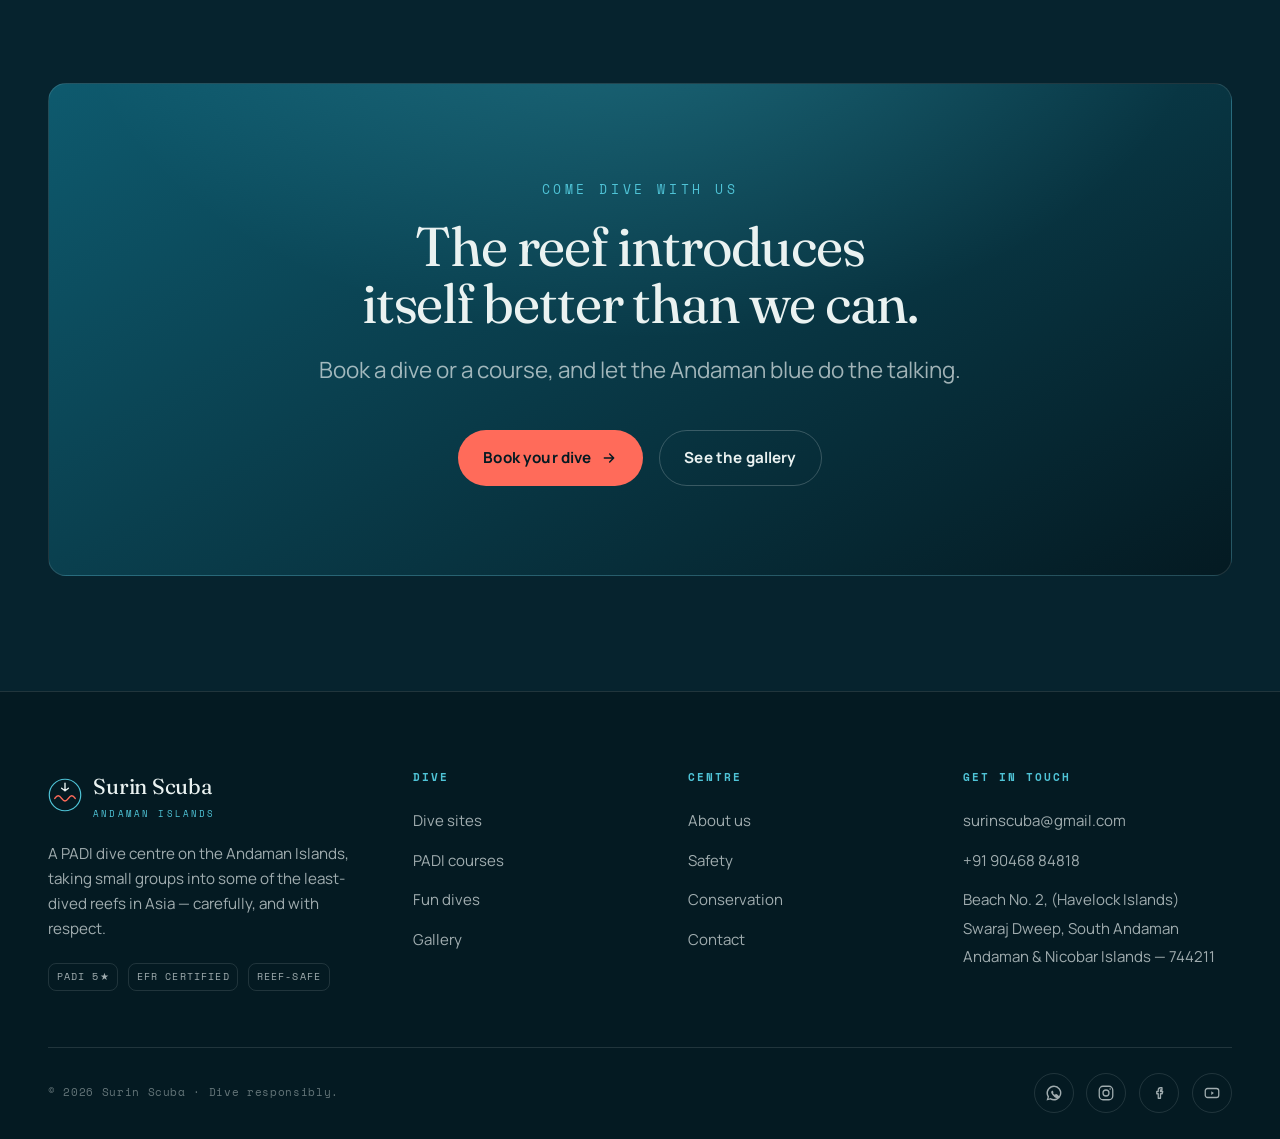
<file: about.html>
<!DOCTYPE html>
<html lang="en">
<head>
  <meta charset="UTF-8" />
  <meta name="viewport" content="width=device-width, initial-scale=1.0" />
  <title>About — A PADI Dive Centre in the Andamans | Surin Scuba</title>
  <meta name="description" content="The people, standards, and reef-first ethos behind Surin Scuba — a PADI professional dive centre diving the Andaman Islands since 2009." />
  <link rel="preconnect" href="https://fonts.googleapis.com" />
  <link rel="preconnect" href="https://fonts.gstatic.com" crossorigin />
  <link href="https://fonts.googleapis.com/css2?family=Fraunces:ital,opsz,wght@0,9..144,300;0,9..144,400;0,9..144,500;1,9..144,300;1,9..144,400&family=Manrope:wght@400;500;600;700;800&family=Space+Mono:wght@400;700&display=swap" rel="stylesheet" />
  <link rel="stylesheet" href="assets/css/styles.css" />
  <link rel="icon" href="data:image/svg+xml,%3Csvg xmlns='http://www.w3.org/2000/svg' viewBox='0 0 32 32'%3E%3Ctext y='26' font-size='26'%3E🤿%3C/text%3E%3C/svg%3E" />
</head>
<body data-page="about">

  <header class="site-header">
    <div class="container container--wide">
      <nav class="nav" aria-label="Primary">
        <a class="brand" href="index.html" aria-label="Surin Scuba home">
          <svg class="brand__mark" viewBox="0 0 40 40" fill="none" aria-hidden="true">
            <circle cx="20" cy="20" r="18.5" stroke="#4FC3D6" stroke-width="1.4"/>
            <path d="M8 24c3-4 5-4 8 0s5 4 8 0 5-4 8 0" stroke="#FF6B5A" stroke-width="1.8" stroke-linecap="round"/>
            <path d="M20 6v9m0 0l-4-3m4 3l4-3" stroke="#EAF2F1" stroke-width="1.6" stroke-linecap="round" stroke-linejoin="round"/>
          </svg>
          <span>Surin Scuba<small>Andaman Islands</small></span>
        </a>
        <ul class="nav__links">
          <li><a href="dive-sites.html">Dive Sites</a></li>
          <li><a href="courses.html">Courses</a></li>
          <li><a href="gallery.html">Gallery</a></li>
          <li><a href="about.html" aria-current="page">About</a></li>
          <li class="nav__cta"><a class="btn" href="book.html">Book a Dive
            <svg width="15" height="15" viewBox="0 0 24 24" fill="none" stroke="currentColor" stroke-width="2.2" aria-hidden="true"><path d="M5 12h14M13 6l6 6-6 6" stroke-linecap="round" stroke-linejoin="round"/></svg>
          </a></li>
        </ul>
        <button class="nav__toggle" aria-label="Toggle menu" aria-expanded="false"><span></span></button>
      </nav>
    </div>
  </header>

  <aside class="depth-gauge" data-max-depth="40" aria-hidden="true">
    <span class="depth-gauge__readout">0m</span>
    <div class="depth-gauge__track"><span class="depth-gauge__thumb"></span></div>
    <span class="depth-gauge__label">Depth</span>
  </aside>

  <main>
    <section class="page-hero">
      <div class="page-hero__media"><img src="assets/img/scene-guide.svg" alt="A dive guide underwater" /></div>
      <div class="container container--wide page-hero__inner">
        <p class="breadcrumb"><a href="index.html">Home</a> / About</p>
        <h1>A small centre that takes the reef personally.</h1>
        <p class="lead">Surin Scuba was born from a simple frustration: the Andamans hold world-class diving, and too few people get to see it done properly. So we built the dive centre we'd want to dive with.</p>
      </div>
    </section>

    <!-- STORY -->
    <section class="section" style="padding-top:clamp(2.5rem,5vw,4rem);">
      <div class="container container--wide">
        <div class="split">
          <div>
            <span class="depth-marker"><b>2009</b> — Where it started</span>
            <h2 style="margin:1rem 0 1.2rem;">Fifteen years of the same short boat ride, and it still thrills us.</h2>
            <p class="lead">Founder-instructor Rohan Menon came to Havelock for a season and never left. What began as a single instructor and a borrowed compressor is now a tight team of PADI professionals who dive these reefs year-round — and still argue about which site is best.</p>
            <p style="margin-top:1.2rem;color:var(--ink-soft);">We stayed small on purpose. Small groups mean we can read the water, change plans for a passing manta, and actually know your name by the second dive. It's the difference between being processed and being guided.</p>
          </div>
          <div class="split__media reveal">
            <img src="assets/img/scene-pinnacle.svg" alt="Divers on an Andaman pinnacle" loading="lazy" />
            <span class="depth-marker"><b>Home water</b> — Havelock &amp; Neil</span>
          </div>
        </div>
      </div>
    </section>

    <!-- CREDENTIALS -->
    <section class="section" style="padding-top:0;">
      <div class="container container--wide">
        <div class="stat-strip reveal">
          <div class="stat"><b>5★</b><span>PADI professional rating</span></div>
          <div class="stat"><b>6</b><span>Instructors &amp; divemasters</span></div>
          <div class="stat"><b>4:1</b><span>Max divers per guide</span></div>
          <div class="stat"><b>100%</b><span>Nitrox-ready fleet</span></div>
        </div>
      </div>
    </section>

    <!-- SAFETY -->
    <section class="section" id="safety" style="padding-top:0;">
      <div class="container container--wide">
        <div class="split split--reverse">
          <div class="split__media reveal">
            <img src="assets/img/scene-course.svg" alt="Divers running through skills and checks" loading="lazy" />
            <span class="depth-marker"><b>Every dive</b> — briefed &amp; buddy-checked</span>
          </div>
          <div>
            <span class="depth-marker"><b>Safety</b> — the quiet foundation</span>
            <h2 style="margin:1rem 0 0.6rem;">The best dives are the ones where nothing goes wrong.</h2>
            <p class="lead" style="margin-bottom:0.5rem;">Safety isn't a poster on our wall — it's the routine that lets you relax and look up at the fish.</p>
            <ul class="feature-list">
              <li><span class="fi-icon"><svg width="20" height="20" viewBox="0 0 24 24" fill="none" stroke="currentColor" stroke-width="1.8" aria-hidden="true"><path d="M12 2l8 4v6c0 5-3.5 8-8 10-4.5-2-8-5-8-10V6l8-4z" stroke-linejoin="round"/></svg></span><div><h4>Serviced, checked equipment</h4><p>Every regulator, BCD, and cylinder is logged, serviced on schedule, and checked before it touches the water.</p></div></li>
              <li><span class="fi-icon"><svg width="20" height="20" viewBox="0 0 24 24" fill="none" stroke="currentColor" stroke-width="1.8" aria-hidden="true"><path d="M12 22s8-4 8-10V5l-8-3-8 3v7c0 6 8 10 8 10z" stroke-linejoin="round"/><path d="M12 8v4M12 15h.01" stroke-linecap="round"/></svg></span><div><h4>Emergency-ready</h4><p>Oxygen and first-aid on every boat, EFR-trained guides, and a documented evacuation plan for the islands.</p></div></li>
              <li><span class="fi-icon"><svg width="20" height="20" viewBox="0 0 24 24" fill="none" stroke="currentColor" stroke-width="1.8" aria-hidden="true"><circle cx="12" cy="12" r="9"/><path d="M12 8v5M12 16h.01" stroke-linecap="round"/></svg></span><div><h4>Conservative profiles</h4><p>We dive within limits, plan generous safety stops, and never let a schedule push a dive that shouldn't happen.</p></div></li>
            </ul>
          </div>
        </div>
      </div>
    </section>

    <!-- CONSERVATION -->
    <section class="section" id="conservation" style="padding-top:0;">
      <div class="container container--wide">
        <div class="cta-banner reveal" style="text-align:left;">
          <span class="eyebrow">Reef-first</span>
          <h2 style="margin:1rem 0 1rem;max-width:20ch;">The reef doesn't need us. We need the reef.</h2>
          <p class="lead" style="margin-inline:0;">A share of every booking funds local reef monitoring, and we teach every diver the habits that keep coral alive: perfect buoyancy before depth, hands to yourself, reef-safe sunscreen only, and nothing taken but photographs.</p>
          <div class="grid grid--3" style="margin-top:2.5rem;text-align:left;">
            <div><div class="card__price" style="font-size:2rem;">5%</div><p style="color:var(--ink-soft);font-size:0.94rem;">of every booking to reef monitoring &amp; clean-ups.</p></div>
            <div><div class="card__price" style="font-size:2rem;">No-touch</div><p style="color:var(--ink-soft);font-size:0.94rem;">policy briefed and enforced on every single dive.</p></div>
            <div><div class="card__price" style="font-size:2rem;">Buoyancy-first</div><p style="color:var(--ink-soft);font-size:0.94rem;">we teach control before we take you near coral.</p></div>
          </div>
        </div>
      </div>
    </section>

    <!-- CTA -->
    <section class="section" style="padding-top:0;">
      <div class="container container--wide">
        <div class="cta-banner reveal">
          <span class="eyebrow eyebrow--center">Come dive with us</span>
          <h2>The reef introduces itself better than we can.</h2>
          <p class="lead">Book a dive or a course, and let the Andaman blue do the talking.</p>
          <div class="hero__cta">
            <a class="btn" href="book.html">Book your dive
              <svg width="16" height="16" viewBox="0 0 24 24" fill="none" stroke="currentColor" stroke-width="2.2" aria-hidden="true"><path d="M5 12h14M13 6l6 6-6 6" stroke-linecap="round" stroke-linejoin="round"/></svg>
            </a>
            <a class="btn btn--ghost" href="gallery.html">See the gallery</a>
          </div>
        </div>
      </div>
    </section>
  </main>

  <footer class="site-footer">
    <div class="container container--wide">
      <div class="footer__grid">
        <div class="footer__brand">
          <a class="brand" href="index.html" aria-label="Surin Scuba home">
            <svg class="brand__mark" viewBox="0 0 40 40" fill="none" aria-hidden="true">
              <circle cx="20" cy="20" r="18.5" stroke="#4FC3D6" stroke-width="1.4"/>
              <path d="M8 24c3-4 5-4 8 0s5 4 8 0 5-4 8 0" stroke="#FF6B5A" stroke-width="1.8" stroke-linecap="round"/>
              <path d="M20 6v9m0 0l-4-3m4 3l4-3" stroke="#EAF2F1" stroke-width="1.6" stroke-linecap="round" stroke-linejoin="round"/>
            </svg>
            <span>Surin Scuba<small>Andaman Islands</small></span>
          </a>
          <p>A PADI dive centre on the Andaman Islands, taking small groups into some of the least-dived reefs in Asia — carefully, and with respect.</p>
          <div class="badges"><span class="badge">PADI 5★</span><span class="badge">EFR Certified</span><span class="badge">Reef-Safe</span></div>
        </div>
        <div class="footer__col"><h5>Dive</h5><ul><li><a href="dive-sites.html">Dive sites</a></li><li><a href="courses.html">PADI courses</a></li><li><a href="book.html">Fun dives</a></li><li><a href="gallery.html">Gallery</a></li></ul></div>
        <div class="footer__col"><h5>Centre</h5><ul><li><a href="about.html">About us</a></li><li><a href="about.html#safety">Safety</a></li><li><a href="about.html#conservation">Conservation</a></li><li><a href="book.html">Contact</a></li></ul></div>
        <div class="footer__col"><h5>Get in touch</h5><ul><li><a href="mailto:surinscuba@gmail.com">surinscuba@gmail.com</a></li><li><a href="tel:+919046884818">+91 90468 84818</a></li><li><span style="color:var(--ink-soft);font-size:0.94rem;">Beach No. 2, (Havelock Islands)<br/>Swaraj Dweep, South Andaman<br/>Andaman &amp; Nicobar Islands — 744211</span></li></ul></div>
      </div>
      <div class="footer__bar">
        <p>© <span data-year>2026</span> Surin Scuba · Dive responsibly.</p>
        <div class="footer__social">
          <a href="https://wa.me/919046884818" aria-label="WhatsApp"><svg width="18" height="18" viewBox="0 0 24 24" fill="currentColor" aria-hidden="true"><path d="M12 2a10 10 0 00-8.5 15.2L2 22l4.9-1.3A10 10 0 1012 2zm0 18a8 8 0 01-4.1-1.1l-.3-.2-2.9.8.8-2.8-.2-.3A8 8 0 1112 20zm4.4-6c-.2-.1-1.4-.7-1.6-.8-.2-.1-.4-.1-.5.1-.2.2-.6.8-.7.9-.1.1-.3.2-.5 0-.9-.4-1.6-.9-2.3-2-.2-.3.2-.3.5-.9.1-.1 0-.3 0-.4-.1-.1-.5-1.2-.7-1.6-.2-.4-.4-.4-.5-.4h-.5c-.2 0-.4.1-.6.3-.7.7-.9 1.6-.6 2.6.4 1.3 1.3 2.4 1.5 2.6.2.2 2.1 3.2 5 4.3 1.8.7 2.4.6 2.9.5.5-.1 1.4-.6 1.6-1.1.2-.5.2-1 .1-1.1 0-.1-.2-.2-.4-.3z"/></svg></a>
          <a href="#" aria-label="Instagram"><svg width="18" height="18" viewBox="0 0 24 24" fill="none" stroke="currentColor" stroke-width="1.7" aria-hidden="true"><rect x="3" y="3" width="18" height="18" rx="5"/><circle cx="12" cy="12" r="4"/><circle cx="17.5" cy="6.5" r="1" fill="currentColor" stroke="none"/></svg></a>
          <a href="#" aria-label="Facebook"><svg width="18" height="18" viewBox="0 0 24 24" fill="none" stroke="currentColor" stroke-width="1.7" aria-hidden="true"><path d="M14 8h2V5h-2c-1.7 0-3 1.3-3 3v2H9v3h2v6h3v-6h2.2l.8-3H14V8z" stroke-linejoin="round"/></svg></a>
          <a href="#" aria-label="YouTube"><svg width="18" height="18" viewBox="0 0 24 24" fill="none" stroke="currentColor" stroke-width="1.7" aria-hidden="true"><rect x="3" y="6" width="18" height="12" rx="3"/><path d="M11 9.5l3.5 2.5L11 14.5v-5z" fill="currentColor" stroke="none"/></svg></a>
        </div>
      </div>
    </div>
  </footer>

  <script src="assets/js/main.js"></script>
</body>
</html>
</file>
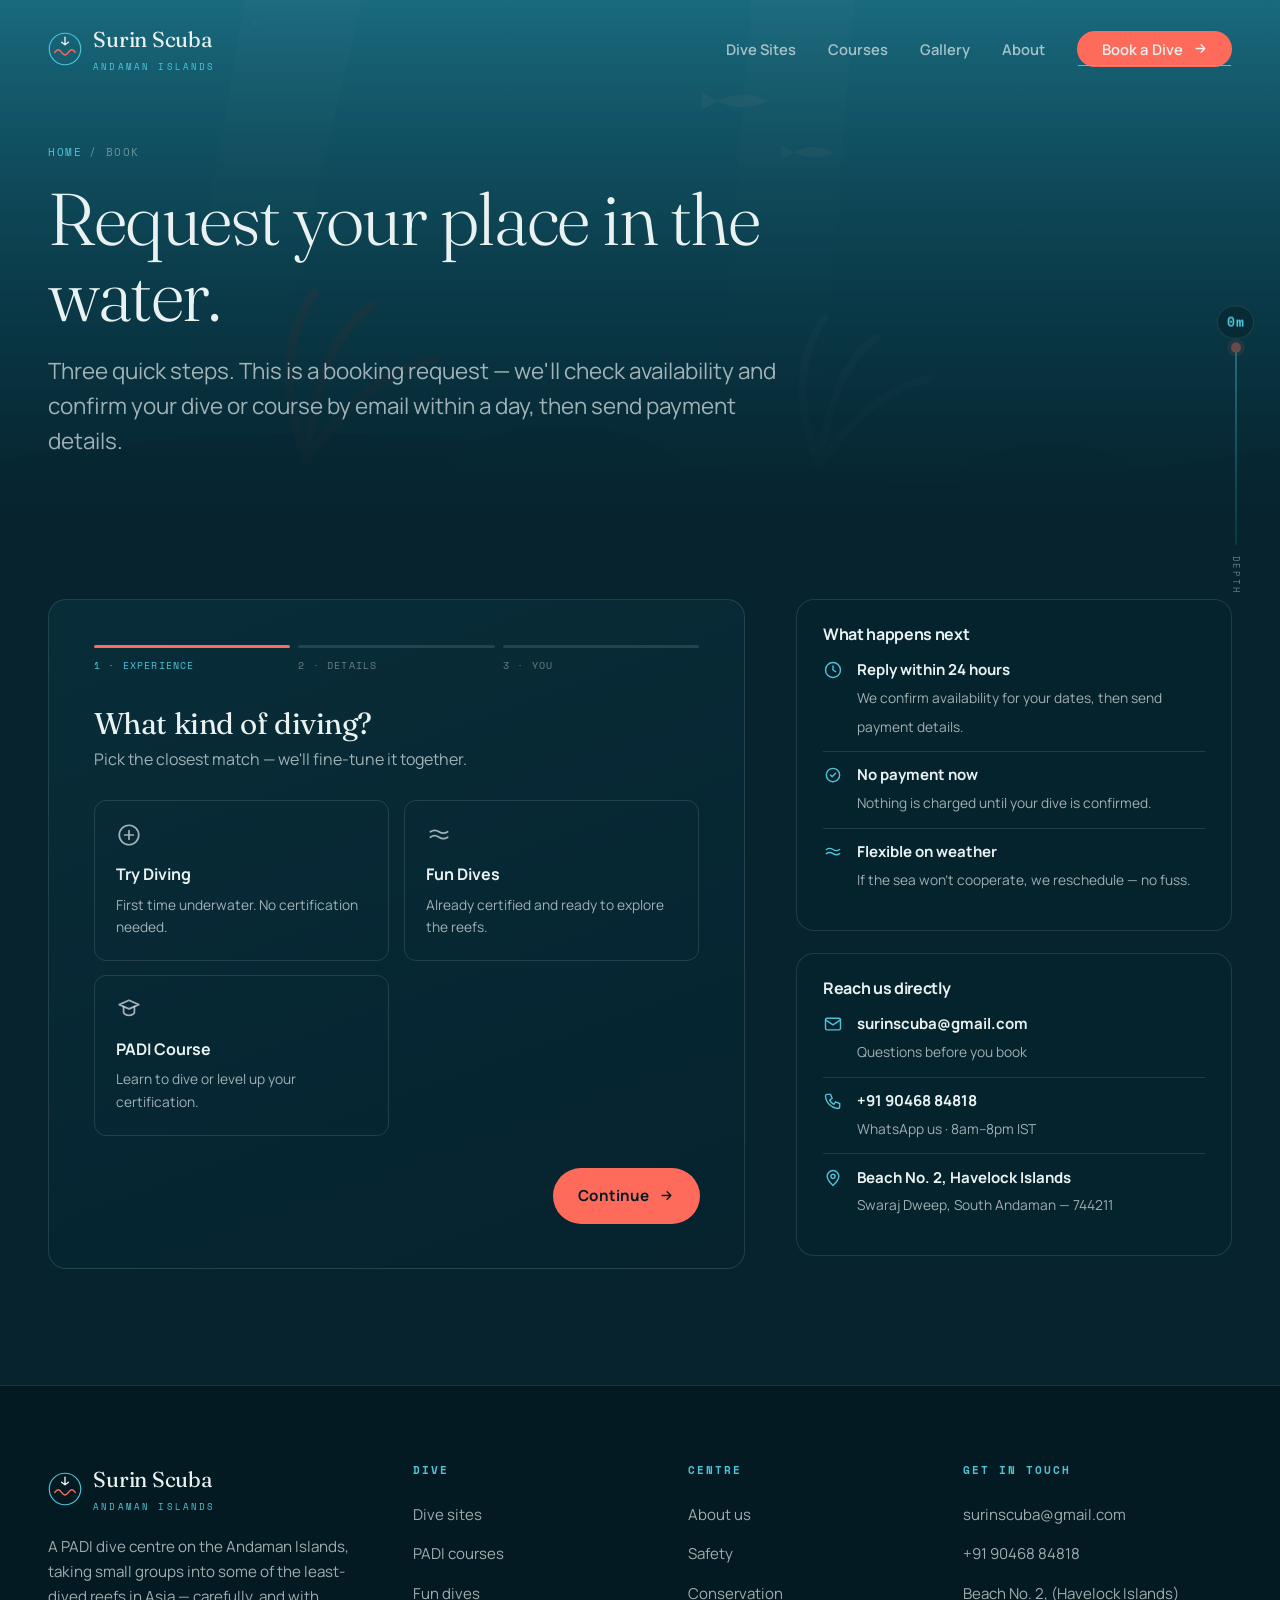
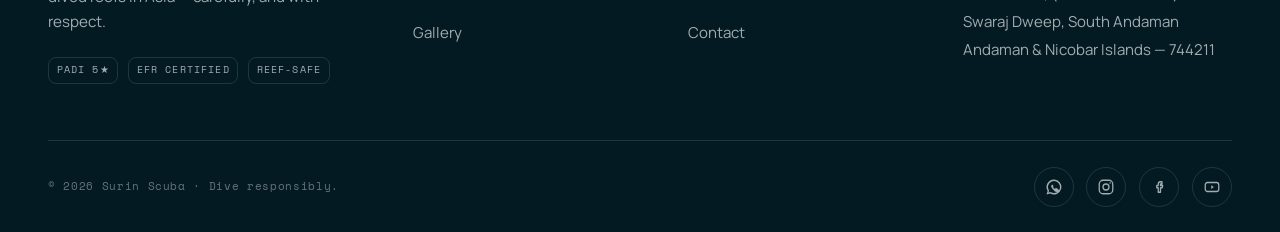
<file: book.html>
<!DOCTYPE html>
<html lang="en">
<head>
  <meta charset="UTF-8" />
  <meta name="viewport" content="width=device-width, initial-scale=1.0" />
  <title>Book a Dive or Course | Surin Scuba, Andaman Islands</title>
  <meta name="description" content="Request your dive or PADI course with Surin Scuba. Tell us your experience and dates — we confirm availability within a day." />
  <link rel="preconnect" href="https://fonts.googleapis.com" />
  <link rel="preconnect" href="https://fonts.gstatic.com" crossorigin />
  <link href="https://fonts.googleapis.com/css2?family=Fraunces:ital,opsz,wght@0,9..144,300;0,9..144,400;0,9..144,500;1,9..144,300;1,9..144,400&family=Manrope:wght@400;500;600;700;800&family=Space+Mono:wght@400;700&display=swap" rel="stylesheet" />
  <link rel="stylesheet" href="assets/css/styles.css" />
  <link rel="icon" href="data:image/svg+xml,%3Csvg xmlns='http://www.w3.org/2000/svg' viewBox='0 0 32 32'%3E%3Ctext y='26' font-size='26'%3E🤿%3C/text%3E%3C/svg%3E" />
</head>
<body data-page="book">

  <header class="site-header">
    <div class="container container--wide">
      <nav class="nav" aria-label="Primary">
        <a class="brand" href="index.html" aria-label="Surin Scuba home">
          <svg class="brand__mark" viewBox="0 0 40 40" fill="none" aria-hidden="true">
            <circle cx="20" cy="20" r="18.5" stroke="#4FC3D6" stroke-width="1.4"/>
            <path d="M8 24c3-4 5-4 8 0s5 4 8 0 5-4 8 0" stroke="#FF6B5A" stroke-width="1.8" stroke-linecap="round"/>
            <path d="M20 6v9m0 0l-4-3m4 3l4-3" stroke="#EAF2F1" stroke-width="1.6" stroke-linecap="round" stroke-linejoin="round"/>
          </svg>
          <span>Surin Scuba<small>Andaman Islands</small></span>
        </a>
        <ul class="nav__links">
          <li><a href="dive-sites.html">Dive Sites</a></li>
          <li><a href="courses.html">Courses</a></li>
          <li><a href="gallery.html">Gallery</a></li>
          <li><a href="about.html">About</a></li>
          <li class="nav__cta"><a class="btn" href="book.html" aria-current="page">Book a Dive
            <svg width="15" height="15" viewBox="0 0 24 24" fill="none" stroke="currentColor" stroke-width="2.2" aria-hidden="true"><path d="M5 12h14M13 6l6 6-6 6" stroke-linecap="round" stroke-linejoin="round"/></svg>
          </a></li>
        </ul>
        <button class="nav__toggle" aria-label="Toggle menu" aria-expanded="false"><span></span></button>
      </nav>
    </div>
  </header>

  <aside class="depth-gauge" data-max-depth="20" aria-hidden="true">
    <span class="depth-gauge__readout">0m</span>
    <div class="depth-gauge__track"><span class="depth-gauge__thumb"></span></div>
    <span class="depth-gauge__label">Depth</span>
  </aside>

  <main>
    <section class="page-hero">
      <div class="page-hero__media"><img src="assets/img/scene-coral.svg" alt="A sunlit coral garden" /></div>
      <div class="container container--wide page-hero__inner">
        <p class="breadcrumb"><a href="index.html">Home</a> / Book</p>
        <h1>Request your place in the water.</h1>
        <p class="lead">Three quick steps. This is a booking request — we'll check availability and confirm your dive or course by email within a day, then send payment details.</p>
      </div>
    </section>

    <section class="section" style="padding-top:clamp(2.5rem,5vw,4rem);">
      <div class="container container--wide">
        <div class="booking">

          <!-- FORM -->
          <div class="booking__form">
            <div class="steps" aria-hidden="true">
              <div class="steps__item is-active"><div class="steps__bar"><i></i></div><span class="steps__label">1 · Experience</span></div>
              <div class="steps__item"><div class="steps__bar"><i></i></div><span class="steps__label">2 · Details</span></div>
              <div class="steps__item"><div class="steps__bar"><i></i></div><span class="steps__label">3 · You</span></div>
            </div>

            <form data-booking-form novalidate>

              <!-- STEP 1 -->
              <fieldset class="step is-active">
                <h3>What kind of diving?</h3>
                <p class="lead">Pick the closest match — we'll fine-tune it together.</p>
                <div class="choice-grid" role="radiogroup" aria-label="Experience type">
                  <label class="choice">
                    <input type="radio" name="experience" value="discover" required />
                    <span class="choice__icon"><svg width="26" height="26" viewBox="0 0 24 24" fill="none" stroke="currentColor" stroke-width="1.6" aria-hidden="true"><circle cx="12" cy="12" r="9"/><path d="M12 8v8M8 12h8" stroke-linecap="round"/></svg></span>
                    <b>Try Diving</b>
                    <span>First time underwater. No certification needed.</span>
                  </label>
                  <label class="choice">
                    <input type="radio" name="experience" value="fun-dives" required />
                    <span class="choice__icon"><svg width="26" height="26" viewBox="0 0 24 24" fill="none" stroke="currentColor" stroke-width="1.6" aria-hidden="true"><path d="M4 14c3-2 5-2 8 0s5 2 8 0M4 9c3-2 5-2 8 0s5 2 8 0" stroke-linecap="round"/></svg></span>
                    <b>Fun Dives</b>
                    <span>Already certified and ready to explore the reefs.</span>
                  </label>
                  <label class="choice">
                    <input type="radio" name="experience" value="course" required />
                    <span class="choice__icon"><svg width="26" height="26" viewBox="0 0 24 24" fill="none" stroke="currentColor" stroke-width="1.6" aria-hidden="true"><path d="M3 7l9-4 9 4-9 4-9-4z" stroke-linejoin="round"/><path d="M7 9v5c0 1 2 3 5 3s5-2 5-3V9" stroke-linecap="round"/></svg></span>
                    <b>PADI Course</b>
                    <span>Learn to dive or level up your certification.</span>
                  </label>
                </div>
                <div class="step-nav">
                  <button type="button" class="btn btn--ghost btn--back">Back</button>
                  <button type="button" class="btn btn--next">Continue
                    <svg width="15" height="15" viewBox="0 0 24 24" fill="none" stroke="currentColor" stroke-width="2.2" aria-hidden="true"><path d="M5 12h14M13 6l6 6-6 6" stroke-linecap="round" stroke-linejoin="round"/></svg>
                  </button>
                </div>
              </fieldset>

              <!-- STEP 2 -->
              <fieldset class="step">
                <h3>The details</h3>
                <p class="lead">When you're coming, and who's diving.</p>
                <div class="field field--full">
                  <label for="offering">Dive or course <span class="req">*</span></label>
                  <select id="offering" name="offering" class="select" required>
                    <option value="" disabled selected>Choose one…</option>
                    <optgroup label="Try Diving">
                      <option>Discover Scuba Diving</option>
                    </optgroup>
                    <optgroup label="Fun Dives">
                      <option>Single Fun Dive</option>
                      <option>Two-Tank Day Trip</option>
                      <option>Three-Dive Explorer Day</option>
                      <option>Night Dive</option>
                    </optgroup>
                    <optgroup label="PADI Courses">
                      <option>PADI Scuba Diver</option>
                      <option>PADI Open Water Diver</option>
                      <option>Advanced Open Water</option>
                      <option>Rescue Diver</option>
                      <option>Divemaster</option>
                      <option>Specialty Course</option>
                    </optgroup>
                    <option>Not sure yet — help me choose</option>
                  </select>
                  <span class="error-text">Please choose a dive or course.</span>
                </div>
                <div class="field-grid">
                  <div class="field">
                    <label for="date">Preferred date <span class="req">*</span></label>
                    <input id="date" name="date" type="date" class="input" required />
                    <span class="error-text">Pick a date to start from.</span>
                  </div>
                  <div class="field">
                    <label for="participants">Divers <span class="req">*</span></label>
                    <select id="participants" name="participants" class="select" required>
                      <option value="1">1 diver</option>
                      <option value="2">2 divers</option>
                      <option value="3">3 divers</option>
                      <option value="4">4 divers</option>
                      <option value="5+">5 or more</option>
                    </select>
                  </div>
                  <div class="field field--full">
                    <label for="level">Your diving experience</label>
                    <select id="level" name="level" class="select">
                      <option value="none">None — never dived</option>
                      <option value="tried">Tried diving once or twice</option>
                      <option value="ow">Open Water certified</option>
                      <option value="aow">Advanced certified</option>
                      <option value="rescue+">Rescue or higher</option>
                    </select>
                  </div>
                </div>
                <div class="step-nav can-back">
                  <button type="button" class="btn btn--ghost btn--back">
                    <svg width="15" height="15" viewBox="0 0 24 24" fill="none" stroke="currentColor" stroke-width="2.2" aria-hidden="true" style="transform:rotate(180deg)"><path d="M5 12h14M13 6l6 6-6 6" stroke-linecap="round" stroke-linejoin="round"/></svg>
                    Back</button>
                  <button type="button" class="btn btn--next">Continue
                    <svg width="15" height="15" viewBox="0 0 24 24" fill="none" stroke="currentColor" stroke-width="2.2" aria-hidden="true"><path d="M5 12h14M13 6l6 6-6 6" stroke-linecap="round" stroke-linejoin="round"/></svg>
                  </button>
                </div>
              </fieldset>

              <!-- STEP 3 -->
              <fieldset class="step">
                <h3>Where we'll reach you</h3>
                <p class="lead">We'll confirm availability and send next steps here.</p>
                <div class="field-grid">
                  <div class="field">
                    <label for="name">Full name <span class="req">*</span></label>
                    <input id="name" name="name" type="text" class="input" placeholder="Your name" required />
                    <span class="error-text">Please tell us your name.</span>
                  </div>
                  <div class="field">
                    <label for="email">Email <span class="req">*</span></label>
                    <input id="email" name="email" type="email" class="input" placeholder="you@email.com" required />
                    <span class="error-text">A valid email lets us reply.</span>
                  </div>
                  <div class="field field--full">
                    <label for="phone">Phone / WhatsApp</label>
                    <input id="phone" name="phone" type="tel" class="input" placeholder="+91 …" />
                  </div>
                  <div class="field field--full">
                    <label for="notes">Anything else?</label>
                    <textarea id="notes" name="notes" class="textarea" placeholder="Flexible dates, group details, questions, dietary needs…"></textarea>
                  </div>
                </div>
                <div class="step-nav can-back">
                  <button type="button" class="btn btn--ghost btn--back">
                    <svg width="15" height="15" viewBox="0 0 24 24" fill="none" stroke="currentColor" stroke-width="2.2" aria-hidden="true" style="transform:rotate(180deg)"><path d="M5 12h14M13 6l6 6-6 6" stroke-linecap="round" stroke-linejoin="round"/></svg>
                    Back</button>
                  <button type="submit" class="btn btn--submit">Send booking request
                    <svg width="15" height="15" viewBox="0 0 24 24" fill="none" stroke="currentColor" stroke-width="2.2" aria-hidden="true"><path d="M5 12h14M13 6l6 6-6 6" stroke-linecap="round" stroke-linejoin="round"/></svg>
                  </button>
                </div>
              </fieldset>
            </form>

            <!-- SUCCESS -->
            <div class="booking__success" role="status" aria-live="polite">
              <div class="success-mark">
                <svg width="34" height="34" viewBox="0 0 24 24" fill="none" stroke="currentColor" stroke-width="2" aria-hidden="true"><path d="M5 13l4 4L19 7" stroke-linecap="round" stroke-linejoin="round"/></svg>
              </div>
              <h3 style="color:var(--ink);">Request received — thank you.</h3>
              <p class="lead" style="margin:0.8rem auto 1.4rem;">We've got your request for <b data-sum-offer>your dive</b> on <b data-sum-date>your date</b> for <span data-sum-people>1 diver</span>. Watch your inbox — we'll confirm availability within a day.</p>
              <p class="summary-line">Need us sooner? WhatsApp <a href="https://wa.me/919046884818"><b>+91 90468 84818</b></a></p>
              <div class="hero__cta" style="justify-content:center;margin-top:2rem;">
                <a class="btn btn--ghost" href="index.html">Back to home</a>
                <a class="btn btn--ghost" href="gallery.html">Browse the gallery</a>
              </div>
            </div>
          </div>

          <!-- ASIDE -->
          <aside class="booking__aside">
            <div class="info-card">
              <h4>What happens next</h4>
              <div class="info-row"><span class="ir-icon"><svg width="20" height="20" viewBox="0 0 24 24" fill="none" stroke="currentColor" stroke-width="1.7" aria-hidden="true"><circle cx="12" cy="12" r="9"/><path d="M12 7v5l3 2" stroke-linecap="round" stroke-linejoin="round"/></svg></span><div><b>Reply within 24 hours</b><span>We confirm availability for your dates, then send payment details.</span></div></div>
              <div class="info-row"><span class="ir-icon"><svg width="20" height="20" viewBox="0 0 24 24" fill="none" stroke="currentColor" stroke-width="1.7" aria-hidden="true"><path d="M20 12a8 8 0 10-16 0 8 8 0 0016 0z"/><path d="M9 12l2 2 4-4" stroke-linecap="round" stroke-linejoin="round"/></svg></span><div><b>No payment now</b><span>Nothing is charged until your dive is confirmed.</span></div></div>
              <div class="info-row"><span class="ir-icon"><svg width="20" height="20" viewBox="0 0 24 24" fill="none" stroke="currentColor" stroke-width="1.7" aria-hidden="true"><path d="M4 14c3-2 5-2 8 0s5 2 8 0" stroke-linecap="round"/><path d="M4 9c3-2 5-2 8 0s5 2 8 0" stroke-linecap="round"/></svg></span><div><b>Flexible on weather</b><span>If the sea won't cooperate, we reschedule — no fuss.</span></div></div>
            </div>
            <div class="info-card">
              <h4>Reach us directly</h4>
              <div class="info-row"><span class="ir-icon"><svg width="20" height="20" viewBox="0 0 24 24" fill="none" stroke="currentColor" stroke-width="1.7" aria-hidden="true"><rect x="3" y="5" width="18" height="14" rx="2"/><path d="M3 7l9 6 9-6" stroke-linecap="round" stroke-linejoin="round"/></svg></span><div><b><a href="mailto:surinscuba@gmail.com">surinscuba@gmail.com</a></b><span>Questions before you book</span></div></div>
              <div class="info-row"><span class="ir-icon"><svg width="20" height="20" viewBox="0 0 24 24" fill="none" stroke="currentColor" stroke-width="1.7" aria-hidden="true"><path d="M5 4h4l2 5-3 2a11 11 0 005 5l2-3 5 2v4a2 2 0 01-2 2A16 16 0 013 6a2 2 0 012-2z" stroke-linejoin="round"/></svg></span><div><b><a href="tel:+919046884818">+91 90468 84818</a></b><span><a href="https://wa.me/919046884818">WhatsApp us</a> · 8am–8pm IST</span></div></div>
              <div class="info-row"><span class="ir-icon"><svg width="20" height="20" viewBox="0 0 24 24" fill="none" stroke="currentColor" stroke-width="1.7" aria-hidden="true"><path d="M12 21s7-6.3 7-11a7 7 0 10-14 0c0 4.7 7 11 7 11z" stroke-linejoin="round"/><circle cx="12" cy="10" r="2.5"/></svg></span><div><b>Beach No. 2, Havelock Islands</b><span>Swaraj Dweep, South Andaman — 744211</span></div></div>
            </div>
          </aside>

        </div>
      </div>
    </section>
  </main>

  <footer class="site-footer">
    <div class="container container--wide">
      <div class="footer__grid">
        <div class="footer__brand">
          <a class="brand" href="index.html" aria-label="Surin Scuba home">
            <svg class="brand__mark" viewBox="0 0 40 40" fill="none" aria-hidden="true">
              <circle cx="20" cy="20" r="18.5" stroke="#4FC3D6" stroke-width="1.4"/>
              <path d="M8 24c3-4 5-4 8 0s5 4 8 0 5-4 8 0" stroke="#FF6B5A" stroke-width="1.8" stroke-linecap="round"/>
              <path d="M20 6v9m0 0l-4-3m4 3l4-3" stroke="#EAF2F1" stroke-width="1.6" stroke-linecap="round" stroke-linejoin="round"/>
            </svg>
            <span>Surin Scuba<small>Andaman Islands</small></span>
          </a>
          <p>A PADI dive centre on the Andaman Islands, taking small groups into some of the least-dived reefs in Asia — carefully, and with respect.</p>
          <div class="badges"><span class="badge">PADI 5★</span><span class="badge">EFR Certified</span><span class="badge">Reef-Safe</span></div>
        </div>
        <div class="footer__col"><h5>Dive</h5><ul><li><a href="dive-sites.html">Dive sites</a></li><li><a href="courses.html">PADI courses</a></li><li><a href="book.html">Fun dives</a></li><li><a href="gallery.html">Gallery</a></li></ul></div>
        <div class="footer__col"><h5>Centre</h5><ul><li><a href="about.html">About us</a></li><li><a href="about.html#safety">Safety</a></li><li><a href="about.html#conservation">Conservation</a></li><li><a href="book.html">Contact</a></li></ul></div>
        <div class="footer__col"><h5>Get in touch</h5><ul><li><a href="mailto:surinscuba@gmail.com">surinscuba@gmail.com</a></li><li><a href="tel:+919046884818">+91 90468 84818</a></li><li><span style="color:var(--ink-soft);font-size:0.94rem;">Beach No. 2, (Havelock Islands)<br/>Swaraj Dweep, South Andaman<br/>Andaman &amp; Nicobar Islands — 744211</span></li></ul></div>
      </div>
      <div class="footer__bar">
        <p>© <span data-year>2026</span> Surin Scuba · Dive responsibly.</p>
        <div class="footer__social">
          <a href="https://wa.me/919046884818" aria-label="WhatsApp"><svg width="18" height="18" viewBox="0 0 24 24" fill="currentColor" aria-hidden="true"><path d="M12 2a10 10 0 00-8.5 15.2L2 22l4.9-1.3A10 10 0 1012 2zm0 18a8 8 0 01-4.1-1.1l-.3-.2-2.9.8.8-2.8-.2-.3A8 8 0 1112 20zm4.4-6c-.2-.1-1.4-.7-1.6-.8-.2-.1-.4-.1-.5.1-.2.2-.6.8-.7.9-.1.1-.3.2-.5 0-.9-.4-1.6-.9-2.3-2-.2-.3.2-.3.5-.9.1-.1 0-.3 0-.4-.1-.1-.5-1.2-.7-1.6-.2-.4-.4-.4-.5-.4h-.5c-.2 0-.4.1-.6.3-.7.7-.9 1.6-.6 2.6.4 1.3 1.3 2.4 1.5 2.6.2.2 2.1 3.2 5 4.3 1.8.7 2.4.6 2.9.5.5-.1 1.4-.6 1.6-1.1.2-.5.2-1 .1-1.1 0-.1-.2-.2-.4-.3z"/></svg></a>
          <a href="#" aria-label="Instagram"><svg width="18" height="18" viewBox="0 0 24 24" fill="none" stroke="currentColor" stroke-width="1.7" aria-hidden="true"><rect x="3" y="3" width="18" height="18" rx="5"/><circle cx="12" cy="12" r="4"/><circle cx="17.5" cy="6.5" r="1" fill="currentColor" stroke="none"/></svg></a>
          <a href="#" aria-label="Facebook"><svg width="18" height="18" viewBox="0 0 24 24" fill="none" stroke="currentColor" stroke-width="1.7" aria-hidden="true"><path d="M14 8h2V5h-2c-1.7 0-3 1.3-3 3v2H9v3h2v6h3v-6h2.2l.8-3H14V8z" stroke-linejoin="round"/></svg></a>
          <a href="#" aria-label="YouTube"><svg width="18" height="18" viewBox="0 0 24 24" fill="none" stroke="currentColor" stroke-width="1.7" aria-hidden="true"><rect x="3" y="6" width="18" height="12" rx="3"/><path d="M11 9.5l3.5 2.5L11 14.5v-5z" fill="currentColor" stroke="none"/></svg></a>
        </div>
      </div>
    </div>
  </footer>

  <script src="assets/js/main.js"></script>
</body>
</html>
</file>
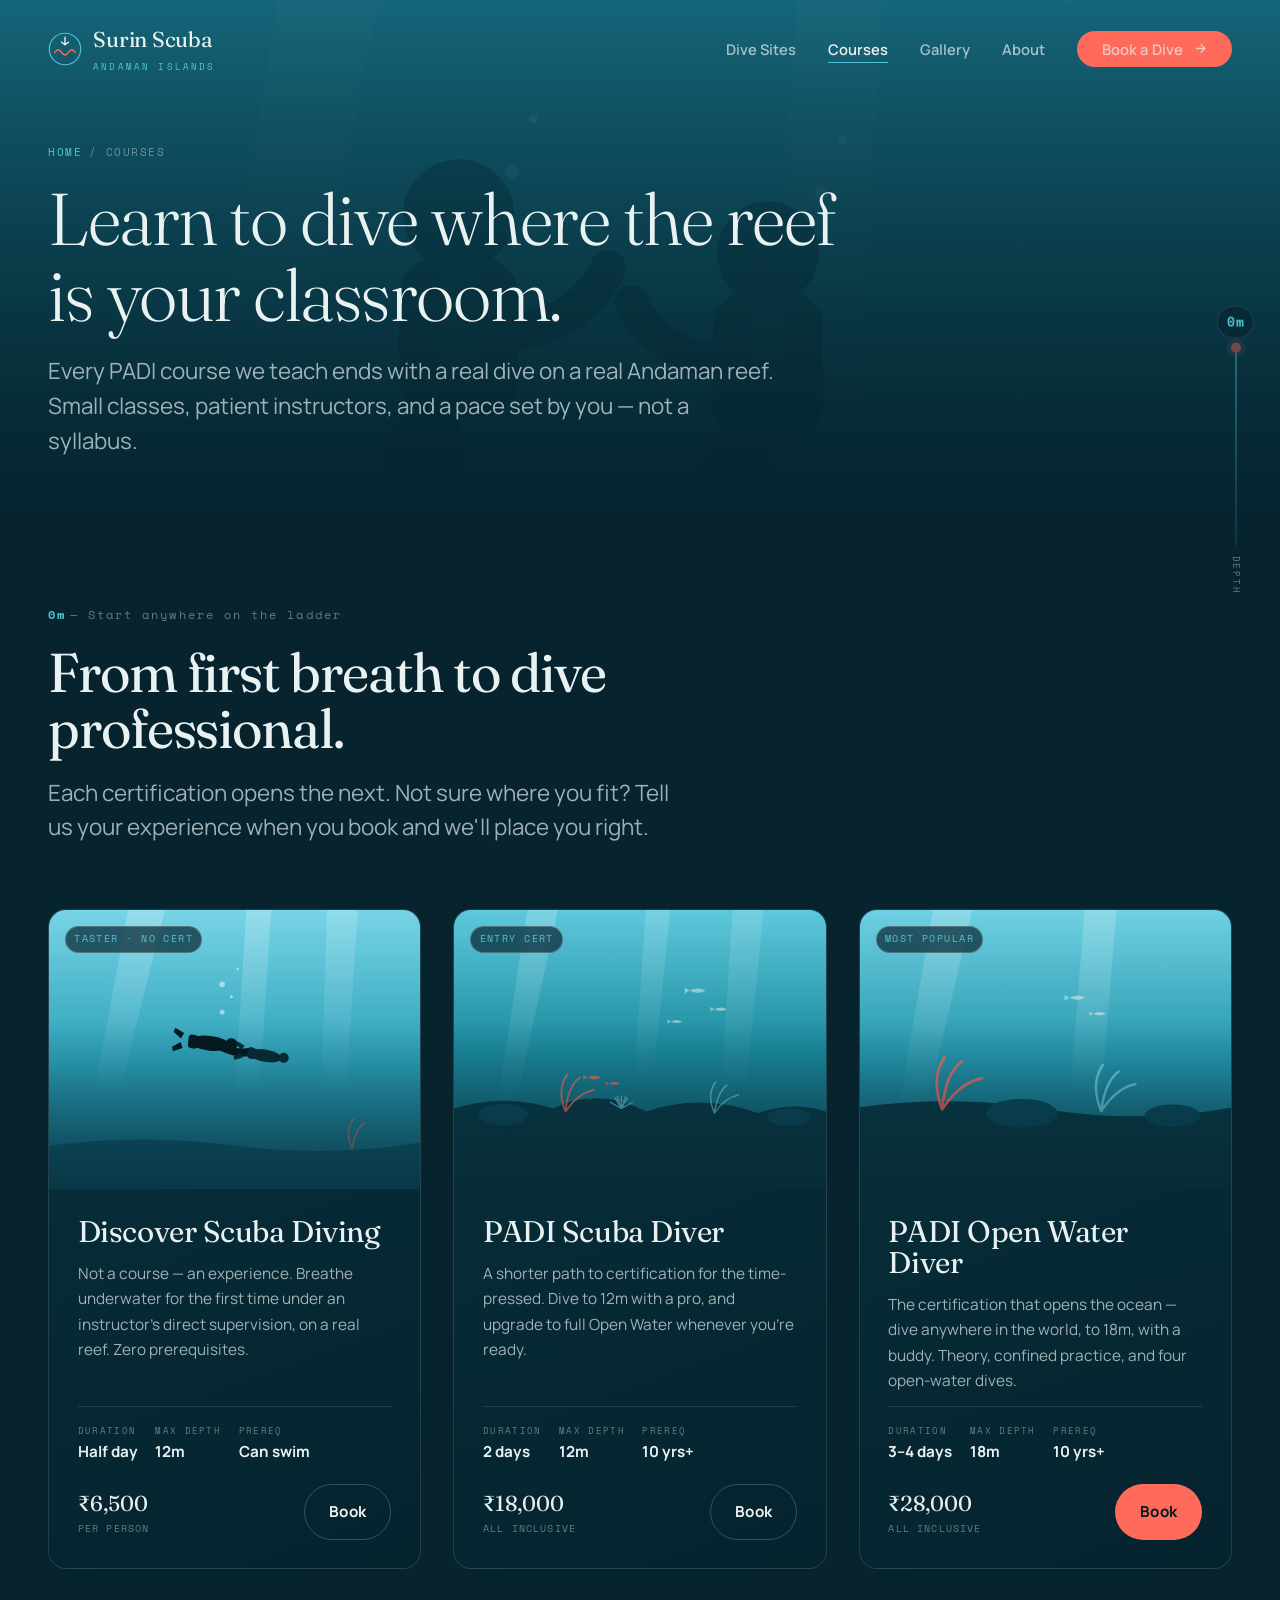
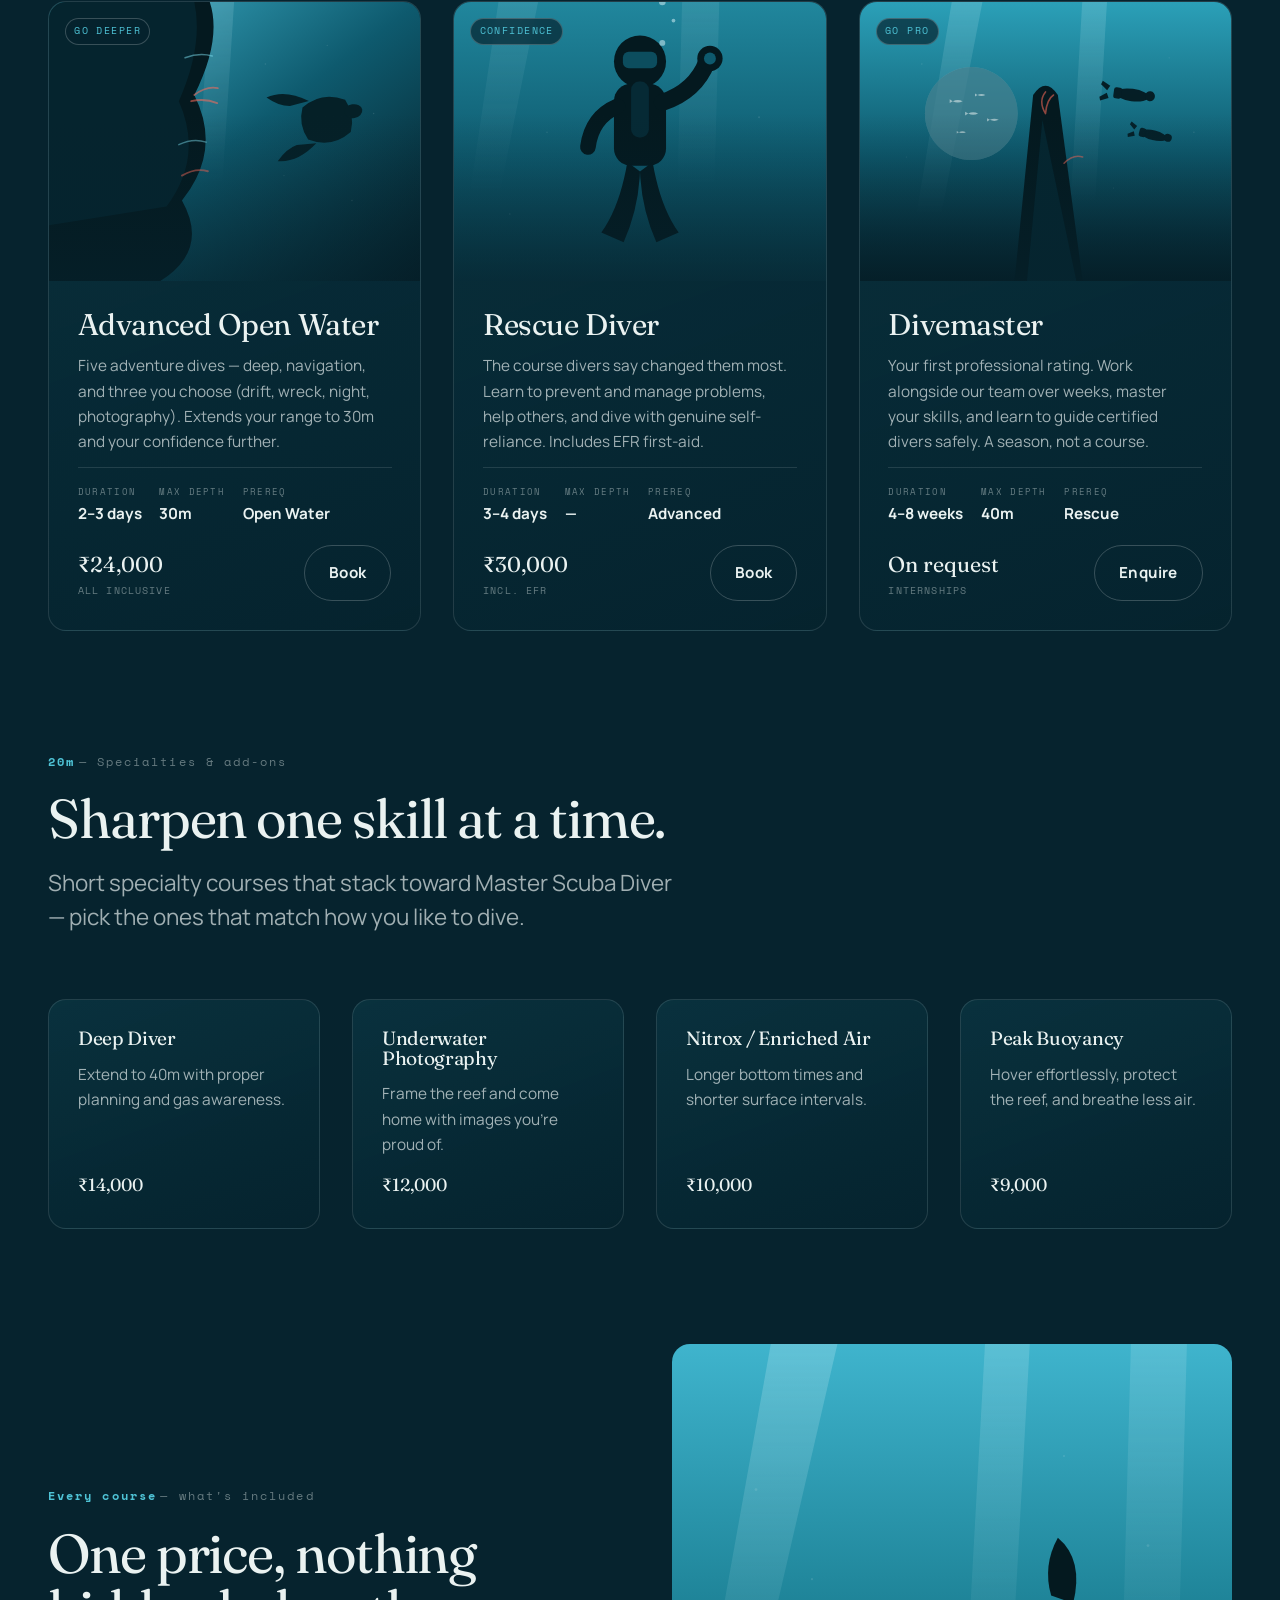
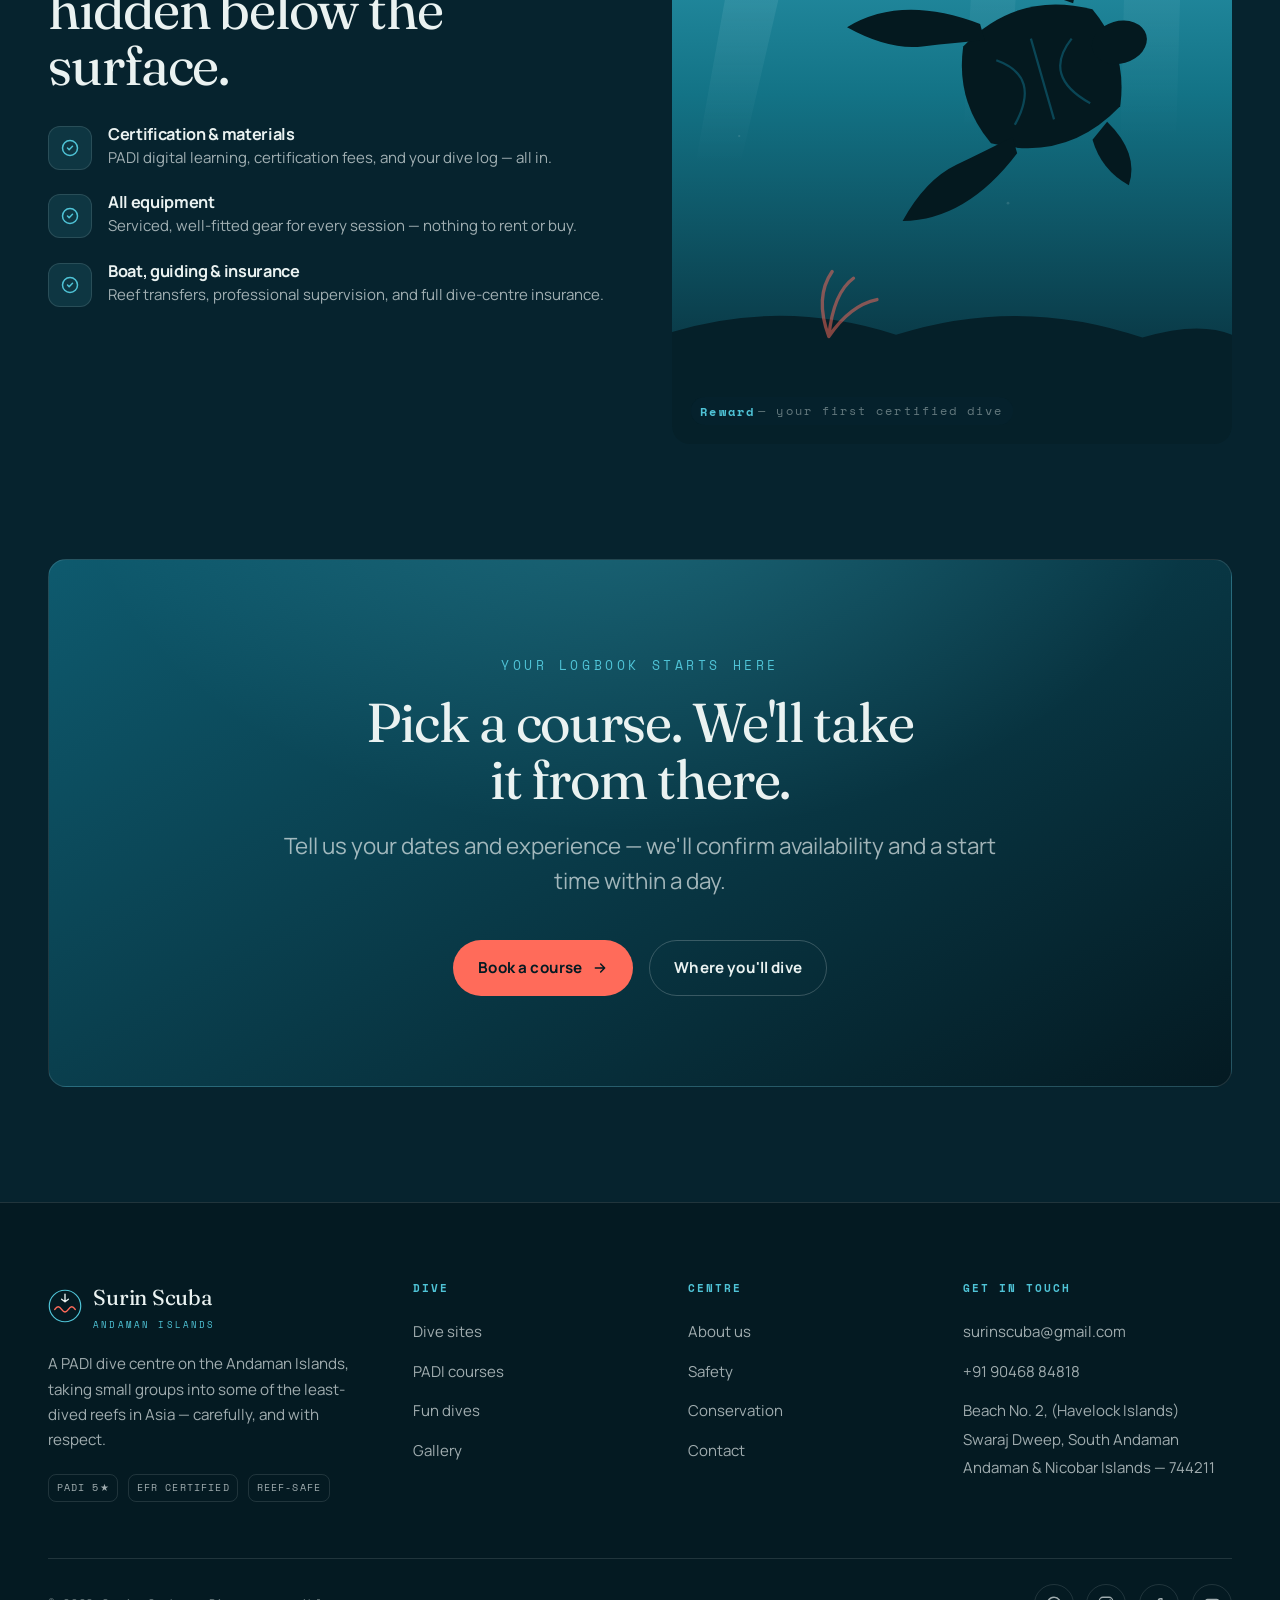
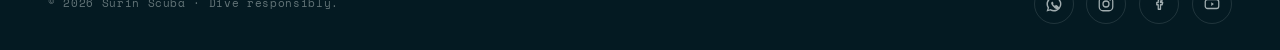
<file: courses.html>
<!DOCTYPE html>
<html lang="en">
<head>
  <meta charset="UTF-8" />
  <meta name="viewport" content="width=device-width, initial-scale=1.0" />
  <title>PADI Courses — Learn to Dive in the Andamans | Surin Scuba</title>
  <meta name="description" content="From your first breath underwater to Divemaster. PADI courses taught on living Andaman reefs — Discover Scuba, Open Water, Advanced, Rescue, and pro-level training." />
  <link rel="preconnect" href="https://fonts.googleapis.com" />
  <link rel="preconnect" href="https://fonts.gstatic.com" crossorigin />
  <link href="https://fonts.googleapis.com/css2?family=Fraunces:ital,opsz,wght@0,9..144,300;0,9..144,400;0,9..144,500;1,9..144,300;1,9..144,400&family=Manrope:wght@400;500;600;700;800&family=Space+Mono:wght@400;700&display=swap" rel="stylesheet" />
  <link rel="stylesheet" href="assets/css/styles.css" />
  <link rel="icon" href="data:image/svg+xml,%3Csvg xmlns='http://www.w3.org/2000/svg' viewBox='0 0 32 32'%3E%3Ctext y='26' font-size='26'%3E🤿%3C/text%3E%3C/svg%3E" />
</head>
<body data-page="courses">

  <header class="site-header">
    <div class="container container--wide">
      <nav class="nav" aria-label="Primary">
        <a class="brand" href="index.html" aria-label="Surin Scuba home">
          <svg class="brand__mark" viewBox="0 0 40 40" fill="none" aria-hidden="true">
            <circle cx="20" cy="20" r="18.5" stroke="#4FC3D6" stroke-width="1.4"/>
            <path d="M8 24c3-4 5-4 8 0s5 4 8 0 5-4 8 0" stroke="#FF6B5A" stroke-width="1.8" stroke-linecap="round"/>
            <path d="M20 6v9m0 0l-4-3m4 3l4-3" stroke="#EAF2F1" stroke-width="1.6" stroke-linecap="round" stroke-linejoin="round"/>
          </svg>
          <span>Surin Scuba<small>Andaman Islands</small></span>
        </a>
        <ul class="nav__links">
          <li><a href="dive-sites.html">Dive Sites</a></li>
          <li><a href="courses.html" aria-current="page">Courses</a></li>
          <li><a href="gallery.html">Gallery</a></li>
          <li><a href="about.html">About</a></li>
          <li class="nav__cta"><a class="btn" href="book.html">Book a Dive
            <svg width="15" height="15" viewBox="0 0 24 24" fill="none" stroke="currentColor" stroke-width="2.2" aria-hidden="true"><path d="M5 12h14M13 6l6 6-6 6" stroke-linecap="round" stroke-linejoin="round"/></svg>
          </a></li>
        </ul>
        <button class="nav__toggle" aria-label="Toggle menu" aria-expanded="false"><span></span></button>
      </nav>
    </div>
  </header>

  <aside class="depth-gauge" data-max-depth="40" aria-hidden="true">
    <span class="depth-gauge__readout">0m</span>
    <div class="depth-gauge__track"><span class="depth-gauge__thumb"></span></div>
    <span class="depth-gauge__label">Depth</span>
  </aside>

  <main>
    <section class="page-hero">
      <div class="page-hero__media"><img src="assets/img/scene-course.svg" alt="Divers practising skills in clear water" /></div>
      <div class="container container--wide page-hero__inner">
        <p class="breadcrumb"><a href="index.html">Home</a> / Courses</p>
        <h1>Learn to dive where the reef is your classroom.</h1>
        <p class="lead">Every PADI course we teach ends with a real dive on a real Andaman reef. Small classes, patient instructors, and a pace set by you — not a syllabus.</p>
      </div>
    </section>

    <!-- LADDER INTRO -->
    <section class="section" style="padding-top:clamp(2.5rem,5vw,4rem);">
      <div class="container container--wide">
        <div class="section__head">
          <span class="depth-marker"><b>0m</b> — Start anywhere on the ladder</span>
          <h2 style="margin-top:1rem;">From first breath to dive professional.</h2>
          <p class="lead">Each certification opens the next. Not sure where you fit? Tell us your experience when you book and we'll place you right.</p>
        </div>

        <!-- BEGINNER -->
        <div class="grid grid--3">

          <article class="card reveal" data-delay="1" id="discover">
            <div class="card__media"><span class="card__tag">Taster · No cert</span>
              <img src="assets/img/scene-discover.svg" alt="A first-time diver guided by an instructor" loading="lazy" /></div>
            <div class="card__body">
              <h3>Discover Scuba Diving</h3>
              <p>Not a course — an experience. Breathe underwater for the first time under an instructor's direct supervision, on a real reef. Zero prerequisites.</p>
              <div class="card__stats">
                <div class="card__stat"><span>Duration</span><b>Half day</b></div>
                <div class="card__stat"><span>Max depth</span><b>12m</b></div>
                <div class="card__stat"><span>Prereq</span><b>Can swim</b></div>
              </div>
              <div class="card__foot">
                <div class="card__price">₹6,500<small>per person</small></div>
                <a class="btn btn--ghost" href="book.html?type=course&offer=Discover%20Scuba%20Diving">Book</a>
              </div>
            </div>
          </article>

          <article class="card reveal" data-delay="2">
            <div class="card__media"><span class="card__tag">Entry cert</span>
              <img src="assets/img/scene-reef.svg" alt="A diver over a shallow reef" loading="lazy" /></div>
            <div class="card__body">
              <h3>PADI Scuba Diver</h3>
              <p>A shorter path to certification for the time-pressed. Dive to 12m with a pro, and upgrade to full Open Water whenever you're ready.</p>
              <div class="card__stats">
                <div class="card__stat"><span>Duration</span><b>2 days</b></div>
                <div class="card__stat"><span>Max depth</span><b>12m</b></div>
                <div class="card__stat"><span>Prereq</span><b>10 yrs+</b></div>
              </div>
              <div class="card__foot">
                <div class="card__price">₹18,000<small>all inclusive</small></div>
                <a class="btn btn--ghost" href="book.html?type=course&offer=PADI%20Scuba%20Diver">Book</a>
              </div>
            </div>
          </article>

          <article class="card reveal" data-delay="3">
            <div class="card__media"><span class="card__tag">Most popular</span>
              <img src="assets/img/scene-coral.svg" alt="A diver exploring a coral garden" loading="lazy" /></div>
            <div class="card__body">
              <h3>PADI Open Water Diver</h3>
              <p>The certification that opens the ocean — dive anywhere in the world, to 18m, with a buddy. Theory, confined practice, and four open-water dives.</p>
              <div class="card__stats">
                <div class="card__stat"><span>Duration</span><b>3–4 days</b></div>
                <div class="card__stat"><span>Max depth</span><b>18m</b></div>
                <div class="card__stat"><span>Prereq</span><b>10 yrs+</b></div>
              </div>
              <div class="card__foot">
                <div class="card__price">₹28,000<small>all inclusive</small></div>
                <a class="btn" href="book.html?type=course&offer=PADI%20Open%20Water%20Diver">Book</a>
              </div>
            </div>
          </article>

          <article class="card reveal" data-delay="1">
            <div class="card__media"><span class="card__tag">Go deeper</span>
              <img src="assets/img/scene-wall.svg" alt="A diver descending a reef wall" loading="lazy" /></div>
            <div class="card__body">
              <h3>Advanced Open Water</h3>
              <p>Five adventure dives — deep, navigation, and three you choose (drift, wreck, night, photography). Extends your range to 30m and your confidence further.</p>
              <div class="card__stats">
                <div class="card__stat"><span>Duration</span><b>2–3 days</b></div>
                <div class="card__stat"><span>Max depth</span><b>30m</b></div>
                <div class="card__stat"><span>Prereq</span><b>Open Water</b></div>
              </div>
              <div class="card__foot">
                <div class="card__price">₹24,000<small>all inclusive</small></div>
                <a class="btn btn--ghost" href="book.html?type=course&offer=Advanced%20Open%20Water">Book</a>
              </div>
            </div>
          </article>

          <article class="card reveal" data-delay="2">
            <div class="card__media"><span class="card__tag">Confidence</span>
              <img src="assets/img/scene-guide.svg" alt="A diver practising a rescue skill" loading="lazy" /></div>
            <div class="card__body">
              <h3>Rescue Diver</h3>
              <p>The course divers say changed them most. Learn to prevent and manage problems, help others, and dive with genuine self-reliance. Includes EFR first-aid.</p>
              <div class="card__stats">
                <div class="card__stat"><span>Duration</span><b>3–4 days</b></div>
                <div class="card__stat"><span>Max depth</span><b>—</b></div>
                <div class="card__stat"><span>Prereq</span><b>Advanced</b></div>
              </div>
              <div class="card__foot">
                <div class="card__price">₹30,000<small>incl. EFR</small></div>
                <a class="btn btn--ghost" href="book.html?type=course&offer=Rescue%20Diver">Book</a>
              </div>
            </div>
          </article>

          <article class="card reveal" data-delay="3">
            <div class="card__media"><span class="card__tag">Go pro</span>
              <img src="assets/img/scene-pinnacle.svg" alt="A divemaster leading divers on a pinnacle" loading="lazy" /></div>
            <div class="card__body">
              <h3>Divemaster</h3>
              <p>Your first professional rating. Work alongside our team over weeks, master your skills, and learn to guide certified divers safely. A season, not a course.</p>
              <div class="card__stats">
                <div class="card__stat"><span>Duration</span><b>4–8 weeks</b></div>
                <div class="card__stat"><span>Max depth</span><b>40m</b></div>
                <div class="card__stat"><span>Prereq</span><b>Rescue</b></div>
              </div>
              <div class="card__foot">
                <div class="card__price">On request<small>internships</small></div>
                <a class="btn btn--ghost" href="book.html?type=course&offer=Divemaster">Enquire</a>
              </div>
            </div>
          </article>

        </div>
      </div>
    </section>

    <!-- SPECIALTIES -->
    <section class="section" style="padding-top:0;">
      <div class="container container--wide">
        <div class="section__head">
          <span class="depth-marker"><b>20m</b> — Specialties &amp; add-ons</span>
          <h2 style="margin-top:1rem;">Sharpen one skill at a time.</h2>
          <p class="lead">Short specialty courses that stack toward Master Scuba Diver — pick the ones that match how you like to dive.</p>
        </div>
        <div class="grid grid--4">
          <div class="card reveal" data-delay="1"><div class="card__body"><h3 style="font-size:1.2rem;">Deep Diver</h3><p>Extend to 40m with proper planning and gas awareness.</p><div class="card__price" style="font-size:1.1rem;margin-top:auto;">₹14,000</div></div></div>
          <div class="card reveal" data-delay="2"><div class="card__body"><h3 style="font-size:1.2rem;">Underwater Photography</h3><p>Frame the reef and come home with images you're proud of.</p><div class="card__price" style="font-size:1.1rem;margin-top:auto;">₹12,000</div></div></div>
          <div class="card reveal" data-delay="3"><div class="card__body"><h3 style="font-size:1.2rem;">Nitrox / Enriched Air</h3><p>Longer bottom times and shorter surface intervals.</p><div class="card__price" style="font-size:1.1rem;margin-top:auto;">₹10,000</div></div></div>
          <div class="card reveal" data-delay="4"><div class="card__body"><h3 style="font-size:1.2rem;">Peak Buoyancy</h3><p>Hover effortlessly, protect the reef, and breathe less air.</p><div class="card__price" style="font-size:1.1rem;margin-top:auto;">₹9,000</div></div></div>
        </div>
      </div>
    </section>

    <!-- WHAT'S INCLUDED -->
    <section class="section" style="padding-top:0;">
      <div class="container container--wide">
        <div class="split">
          <div>
            <span class="depth-marker"><b>Every course</b> — what's included</span>
            <h2 style="margin:1rem 0 0.6rem;">One price, nothing hidden below the surface.</h2>
            <ul class="feature-list">
              <li><span class="fi-icon"><svg width="20" height="20" viewBox="0 0 24 24" fill="none" stroke="currentColor" stroke-width="1.8" aria-hidden="true"><path d="M9 12l2 2 4-4" stroke-linecap="round" stroke-linejoin="round"/><circle cx="12" cy="12" r="9"/></svg></span><div><h4>Certification &amp; materials</h4><p>PADI digital learning, certification fees, and your dive log — all in.</p></div></li>
              <li><span class="fi-icon"><svg width="20" height="20" viewBox="0 0 24 24" fill="none" stroke="currentColor" stroke-width="1.8" aria-hidden="true"><path d="M9 12l2 2 4-4" stroke-linecap="round" stroke-linejoin="round"/><circle cx="12" cy="12" r="9"/></svg></span><div><h4>All equipment</h4><p>Serviced, well-fitted gear for every session — nothing to rent or buy.</p></div></li>
              <li><span class="fi-icon"><svg width="20" height="20" viewBox="0 0 24 24" fill="none" stroke="currentColor" stroke-width="1.8" aria-hidden="true"><path d="M9 12l2 2 4-4" stroke-linecap="round" stroke-linejoin="round"/><circle cx="12" cy="12" r="9"/></svg></span><div><h4>Boat, guiding &amp; insurance</h4><p>Reef transfers, professional supervision, and full dive-centre insurance.</p></div></li>
            </ul>
          </div>
          <div class="split__media reveal">
            <img src="assets/img/scene-turtle.svg" alt="A turtle over a reef, the reward at the end of training" loading="lazy" />
            <span class="depth-marker"><b>Reward</b> — your first certified dive</span>
          </div>
        </div>
      </div>
    </section>

    <!-- CTA -->
    <section class="section" style="padding-top:0;">
      <div class="container container--wide">
        <div class="cta-banner reveal">
          <span class="eyebrow eyebrow--center">Your logbook starts here</span>
          <h2>Pick a course. We'll take it from there.</h2>
          <p class="lead">Tell us your dates and experience — we'll confirm availability and a start time within a day.</p>
          <div class="hero__cta">
            <a class="btn" href="book.html?type=course">Book a course
              <svg width="16" height="16" viewBox="0 0 24 24" fill="none" stroke="currentColor" stroke-width="2.2" aria-hidden="true"><path d="M5 12h14M13 6l6 6-6 6" stroke-linecap="round" stroke-linejoin="round"/></svg>
            </a>
            <a class="btn btn--ghost" href="dive-sites.html">Where you'll dive</a>
          </div>
        </div>
      </div>
    </section>
  </main>

  <footer class="site-footer">
    <div class="container container--wide">
      <div class="footer__grid">
        <div class="footer__brand">
          <a class="brand" href="index.html" aria-label="Surin Scuba home">
            <svg class="brand__mark" viewBox="0 0 40 40" fill="none" aria-hidden="true">
              <circle cx="20" cy="20" r="18.5" stroke="#4FC3D6" stroke-width="1.4"/>
              <path d="M8 24c3-4 5-4 8 0s5 4 8 0 5-4 8 0" stroke="#FF6B5A" stroke-width="1.8" stroke-linecap="round"/>
              <path d="M20 6v9m0 0l-4-3m4 3l4-3" stroke="#EAF2F1" stroke-width="1.6" stroke-linecap="round" stroke-linejoin="round"/>
            </svg>
            <span>Surin Scuba<small>Andaman Islands</small></span>
          </a>
          <p>A PADI dive centre on the Andaman Islands, taking small groups into some of the least-dived reefs in Asia — carefully, and with respect.</p>
          <div class="badges"><span class="badge">PADI 5★</span><span class="badge">EFR Certified</span><span class="badge">Reef-Safe</span></div>
        </div>
        <div class="footer__col"><h5>Dive</h5><ul><li><a href="dive-sites.html">Dive sites</a></li><li><a href="courses.html">PADI courses</a></li><li><a href="book.html">Fun dives</a></li><li><a href="gallery.html">Gallery</a></li></ul></div>
        <div class="footer__col"><h5>Centre</h5><ul><li><a href="about.html">About us</a></li><li><a href="about.html#safety">Safety</a></li><li><a href="about.html#conservation">Conservation</a></li><li><a href="book.html">Contact</a></li></ul></div>
        <div class="footer__col"><h5>Get in touch</h5><ul><li><a href="mailto:surinscuba@gmail.com">surinscuba@gmail.com</a></li><li><a href="tel:+919046884818">+91 90468 84818</a></li><li><span style="color:var(--ink-soft);font-size:0.94rem;">Beach No. 2, (Havelock Islands)<br/>Swaraj Dweep, South Andaman<br/>Andaman &amp; Nicobar Islands — 744211</span></li></ul></div>
      </div>
      <div class="footer__bar">
        <p>© <span data-year>2026</span> Surin Scuba · Dive responsibly.</p>
        <div class="footer__social">
          <a href="https://wa.me/919046884818" aria-label="WhatsApp"><svg width="18" height="18" viewBox="0 0 24 24" fill="currentColor" aria-hidden="true"><path d="M12 2a10 10 0 00-8.5 15.2L2 22l4.9-1.3A10 10 0 1012 2zm0 18a8 8 0 01-4.1-1.1l-.3-.2-2.9.8.8-2.8-.2-.3A8 8 0 1112 20zm4.4-6c-.2-.1-1.4-.7-1.6-.8-.2-.1-.4-.1-.5.1-.2.2-.6.8-.7.9-.1.1-.3.2-.5 0-.9-.4-1.6-.9-2.3-2-.2-.3.2-.3.5-.9.1-.1 0-.3 0-.4-.1-.1-.5-1.2-.7-1.6-.2-.4-.4-.4-.5-.4h-.5c-.2 0-.4.1-.6.3-.7.7-.9 1.6-.6 2.6.4 1.3 1.3 2.4 1.5 2.6.2.2 2.1 3.2 5 4.3 1.8.7 2.4.6 2.9.5.5-.1 1.4-.6 1.6-1.1.2-.5.2-1 .1-1.1 0-.1-.2-.2-.4-.3z"/></svg></a>
          <a href="#" aria-label="Instagram"><svg width="18" height="18" viewBox="0 0 24 24" fill="none" stroke="currentColor" stroke-width="1.7" aria-hidden="true"><rect x="3" y="3" width="18" height="18" rx="5"/><circle cx="12" cy="12" r="4"/><circle cx="17.5" cy="6.5" r="1" fill="currentColor" stroke="none"/></svg></a>
          <a href="#" aria-label="Facebook"><svg width="18" height="18" viewBox="0 0 24 24" fill="none" stroke="currentColor" stroke-width="1.7" aria-hidden="true"><path d="M14 8h2V5h-2c-1.7 0-3 1.3-3 3v2H9v3h2v6h3v-6h2.2l.8-3H14V8z" stroke-linejoin="round"/></svg></a>
          <a href="#" aria-label="YouTube"><svg width="18" height="18" viewBox="0 0 24 24" fill="none" stroke="currentColor" stroke-width="1.7" aria-hidden="true"><rect x="3" y="6" width="18" height="12" rx="3"/><path d="M11 9.5l3.5 2.5L11 14.5v-5z" fill="currentColor" stroke="none"/></svg></a>
        </div>
      </div>
    </div>
  </footer>

  <script src="assets/js/main.js"></script>
</body>
</html>
</file>
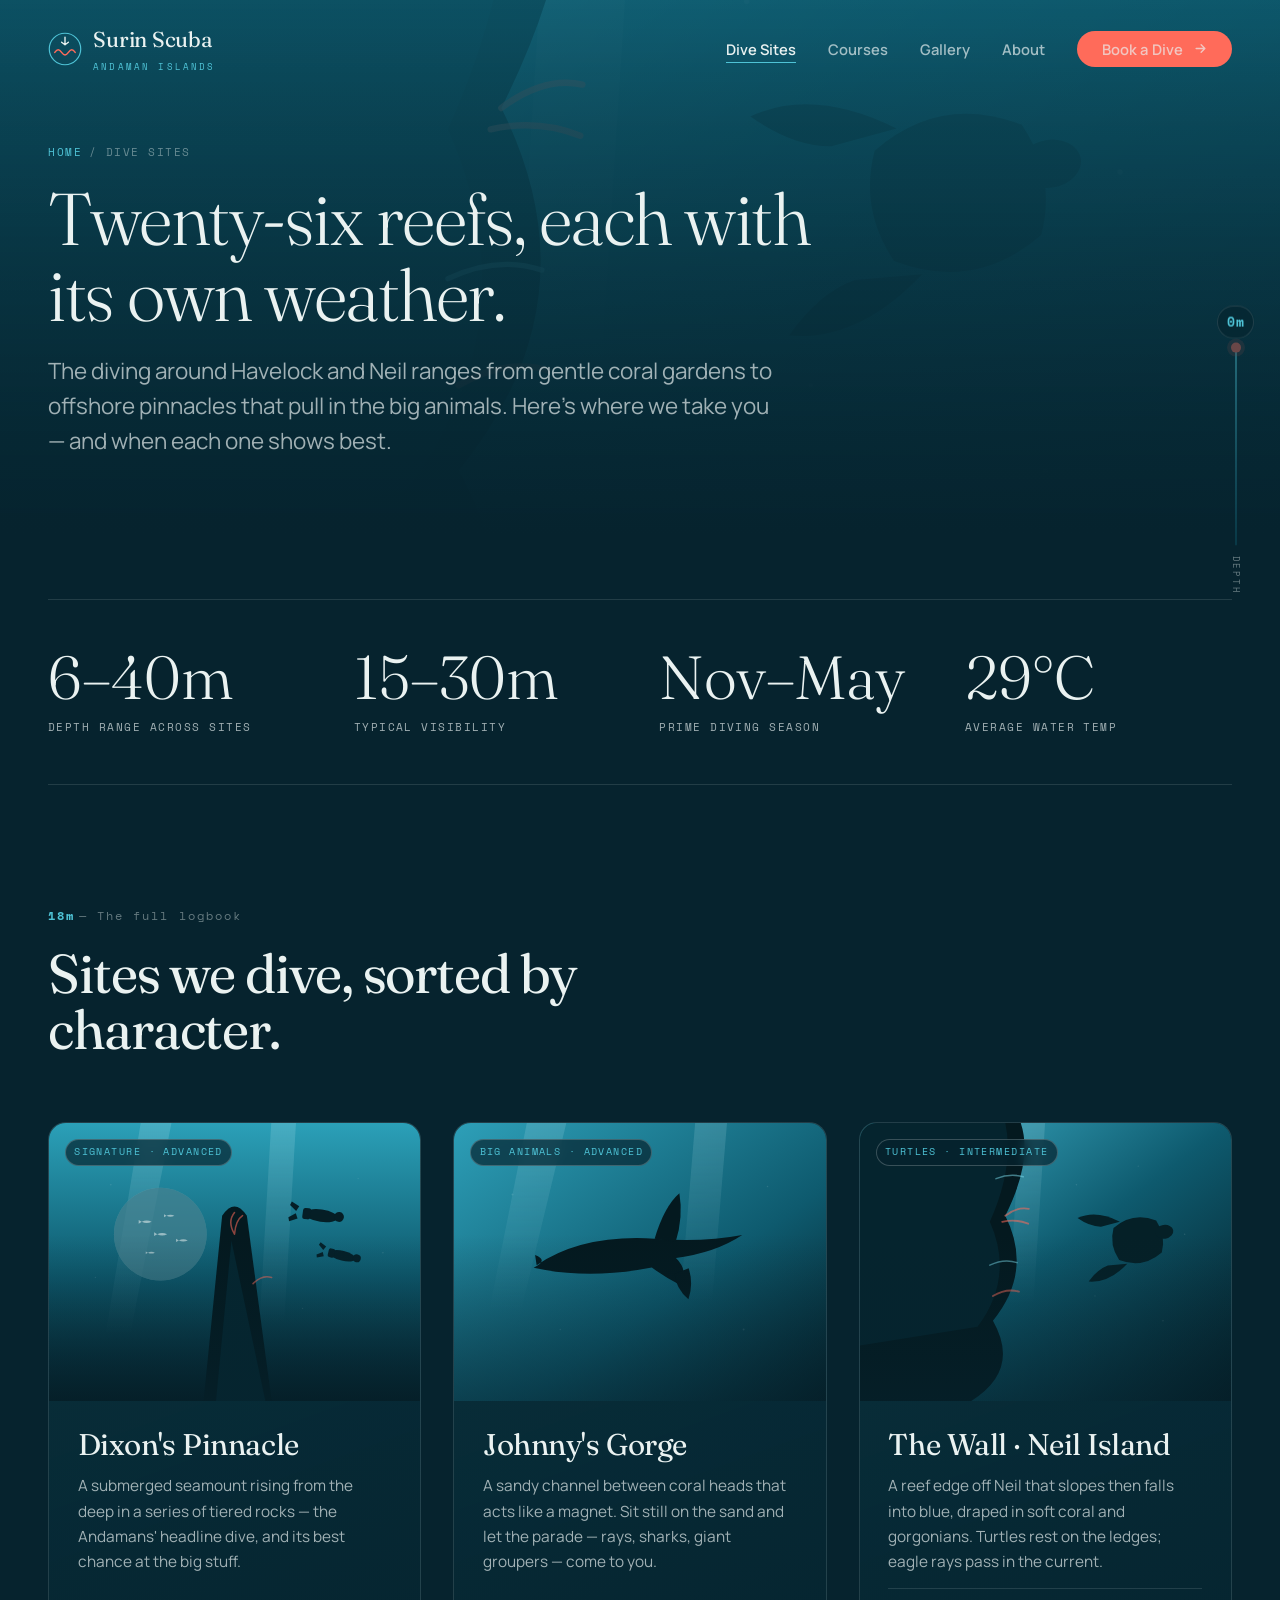
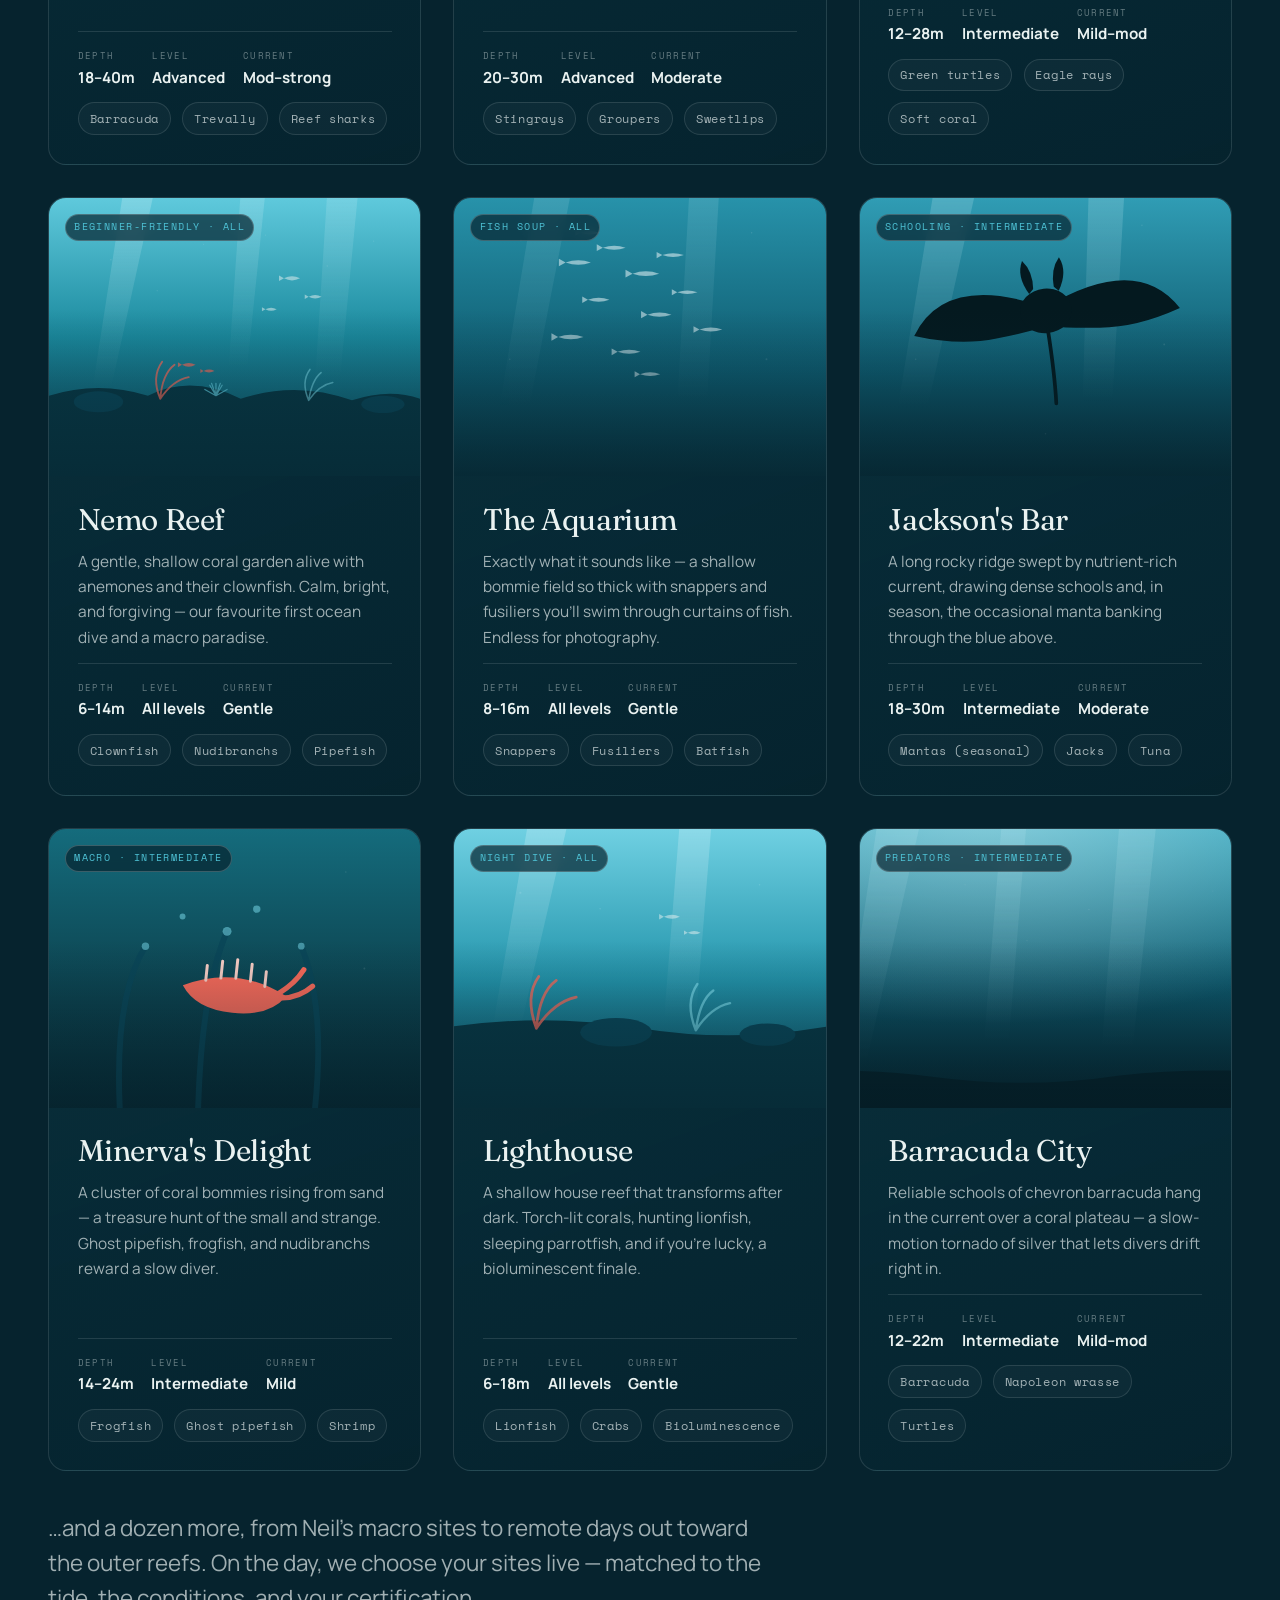
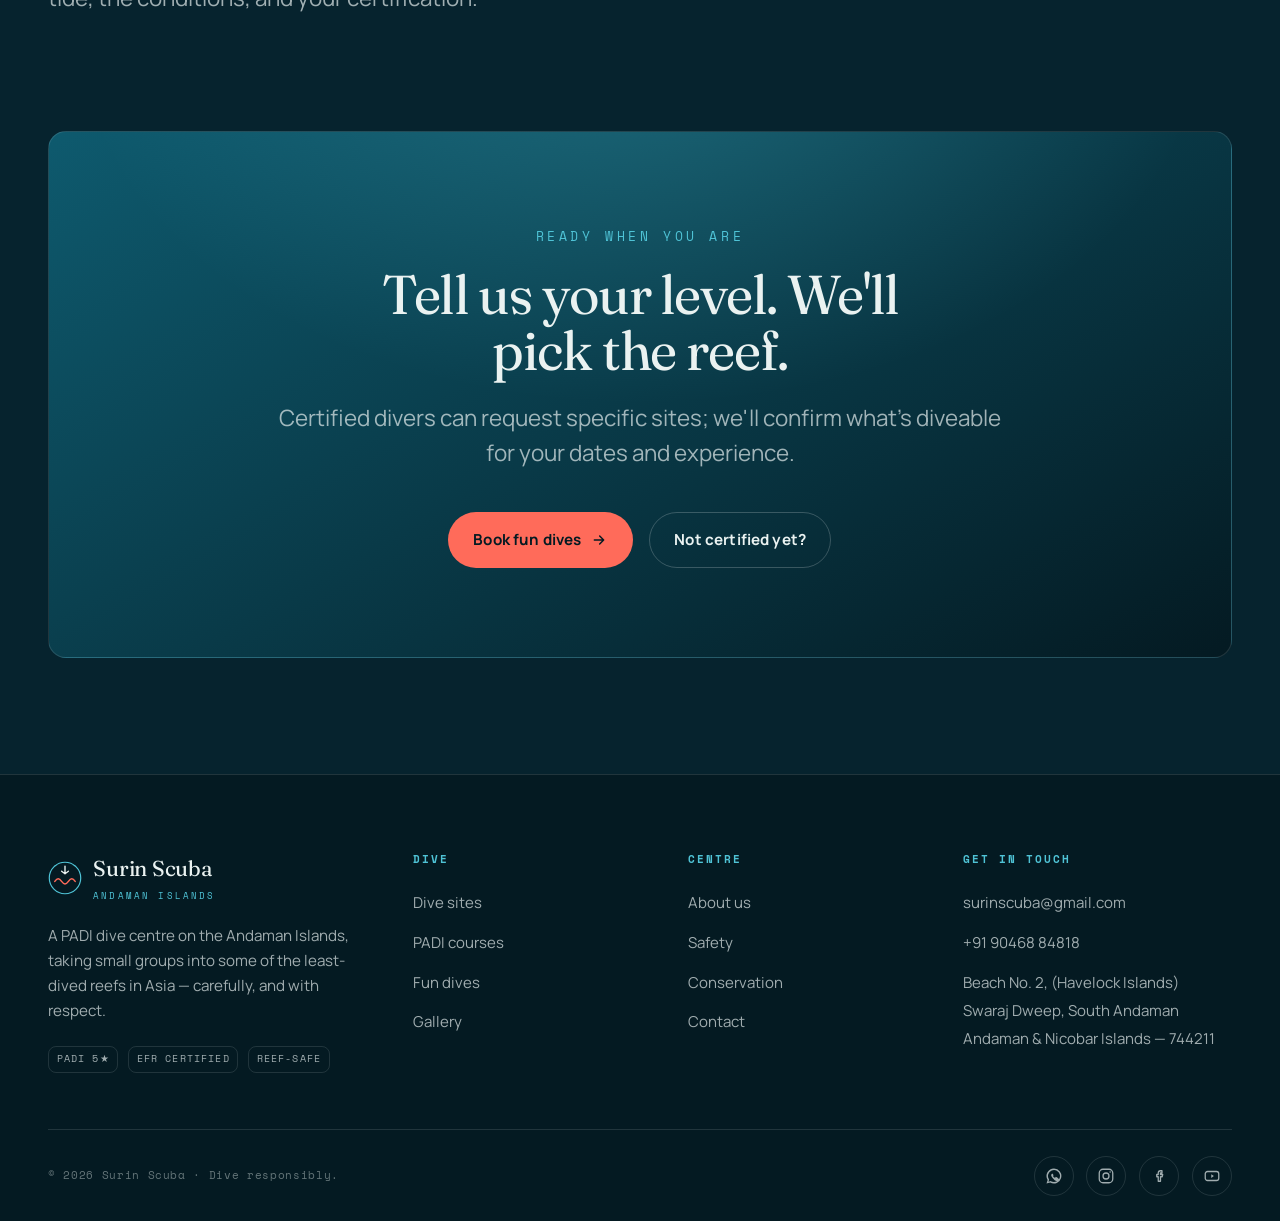
<file: dive-sites.html>
<!DOCTYPE html>
<html lang="en">
<head>
  <meta charset="UTF-8" />
  <meta name="viewport" content="width=device-width, initial-scale=1.0" />
  <title>Dive Sites — The Reefs of the Andaman Sea | Surin Scuba</title>
  <meta name="description" content="Pinnacles, walls, and coral gardens around Havelock and Neil Island. Explore 26 named Andaman dive sites with depth, difficulty, and the marine life you'll meet." />
  <link rel="preconnect" href="https://fonts.googleapis.com" />
  <link rel="preconnect" href="https://fonts.gstatic.com" crossorigin />
  <link href="https://fonts.googleapis.com/css2?family=Fraunces:ital,opsz,wght@0,9..144,300;0,9..144,400;0,9..144,500;1,9..144,300;1,9..144,400&family=Manrope:wght@400;500;600;700;800&family=Space+Mono:wght@400;700&display=swap" rel="stylesheet" />
  <link rel="stylesheet" href="assets/css/styles.css" />
  <link rel="icon" href="data:image/svg+xml,%3Csvg xmlns='http://www.w3.org/2000/svg' viewBox='0 0 32 32'%3E%3Ctext y='26' font-size='26'%3E🤿%3C/text%3E%3C/svg%3E" />
</head>
<body data-page="dive-sites">

  <header class="site-header">
    <div class="container container--wide">
      <nav class="nav" aria-label="Primary">
        <a class="brand" href="index.html" aria-label="Surin Scuba home">
          <svg class="brand__mark" viewBox="0 0 40 40" fill="none" aria-hidden="true">
            <circle cx="20" cy="20" r="18.5" stroke="#4FC3D6" stroke-width="1.4"/>
            <path d="M8 24c3-4 5-4 8 0s5 4 8 0 5-4 8 0" stroke="#FF6B5A" stroke-width="1.8" stroke-linecap="round"/>
            <path d="M20 6v9m0 0l-4-3m4 3l4-3" stroke="#EAF2F1" stroke-width="1.6" stroke-linecap="round" stroke-linejoin="round"/>
          </svg>
          <span>Surin Scuba<small>Andaman Islands</small></span>
        </a>
        <ul class="nav__links">
          <li><a href="dive-sites.html" aria-current="page">Dive Sites</a></li>
          <li><a href="courses.html">Courses</a></li>
          <li><a href="gallery.html">Gallery</a></li>
          <li><a href="about.html">About</a></li>
          <li class="nav__cta"><a class="btn" href="book.html">Book a Dive
            <svg width="15" height="15" viewBox="0 0 24 24" fill="none" stroke="currentColor" stroke-width="2.2" aria-hidden="true"><path d="M5 12h14M13 6l6 6-6 6" stroke-linecap="round" stroke-linejoin="round"/></svg>
          </a></li>
        </ul>
        <button class="nav__toggle" aria-label="Toggle menu" aria-expanded="false"><span></span></button>
      </nav>
    </div>
  </header>

  <aside class="depth-gauge" data-max-depth="40" aria-hidden="true">
    <span class="depth-gauge__readout">0m</span>
    <div class="depth-gauge__track"><span class="depth-gauge__thumb"></span></div>
    <span class="depth-gauge__label">Depth</span>
  </aside>

  <main>
    <!-- PAGE HERO -->
    <section class="page-hero">
      <div class="page-hero__media"><img src="assets/img/scene-wall.svg" alt="A reef wall dropping into blue water" /></div>
      <div class="container container--wide page-hero__inner">
        <p class="breadcrumb"><a href="index.html">Home</a> / Dive Sites</p>
        <h1>Twenty-six reefs, each with its own weather.</h1>
        <p class="lead">The diving around Havelock and Neil ranges from gentle coral gardens to offshore pinnacles that pull in the big animals. Here's where we take you — and when each one shows best.</p>
      </div>
    </section>

    <!-- LEGEND / CONDITIONS -->
    <section class="section" style="padding-top:clamp(2.5rem,5vw,4rem);">
      <div class="container container--wide">
        <div class="stat-strip reveal">
          <div class="stat"><b>6–40m</b><span>Depth range across sites</span></div>
          <div class="stat"><b>15–30m</b><span>Typical visibility</span></div>
          <div class="stat"><b>Nov–May</b><span>Prime diving season</span></div>
          <div class="stat"><b>29°C</b><span>Average water temp</span></div>
        </div>
      </div>
    </section>

    <!-- SITE GRID -->
    <section class="section" style="padding-top:0;" aria-label="Dive sites">
      <div class="container container--wide">
        <div class="section__head">
          <span class="depth-marker"><b>18m</b> — The full logbook</span>
          <h2 style="margin-top:1rem;">Sites we dive, sorted by character.</h2>
        </div>
        <div class="grid grid--3">

          <article class="card reveal" data-delay="1">
            <div class="card__media"><span class="card__tag">Signature · Advanced</span>
              <img src="assets/img/scene-pinnacle.svg" alt="An offshore pinnacle wrapped in schooling fish" loading="lazy" /></div>
            <div class="card__body">
              <h3>Dixon's Pinnacle</h3>
              <p>A submerged seamount rising from the deep in a series of tiered rocks — the Andamans' headline dive, and its best chance at the big stuff.</p>
              <div class="card__stats">
                <div class="card__stat"><span>Depth</span><b>18–40m</b></div>
                <div class="card__stat"><span>Level</span><b>Advanced</b></div>
                <div class="card__stat"><span>Current</span><b>Mod–strong</b></div>
              </div>
              <div class="species-row"><span class="species-chip">Barracuda</span><span class="species-chip">Trevally</span><span class="species-chip">Reef sharks</span></div>
            </div>
          </article>

          <article class="card reveal" data-delay="2">
            <div class="card__media"><span class="card__tag">Big animals · Advanced</span>
              <img src="assets/img/scene-shark.svg" alt="A reef shark cruising a sandy gorge" loading="lazy" /></div>
            <div class="card__body">
              <h3>Johnny's Gorge</h3>
              <p>A sandy channel between coral heads that acts like a magnet. Sit still on the sand and let the parade — rays, sharks, giant groupers — come to you.</p>
              <div class="card__stats">
                <div class="card__stat"><span>Depth</span><b>20–30m</b></div>
                <div class="card__stat"><span>Level</span><b>Advanced</b></div>
                <div class="card__stat"><span>Current</span><b>Moderate</b></div>
              </div>
              <div class="species-row"><span class="species-chip">Stingrays</span><span class="species-chip">Groupers</span><span class="species-chip">Sweetlips</span></div>
            </div>
          </article>

          <article class="card reveal" data-delay="3">
            <div class="card__media"><span class="card__tag">Turtles · Intermediate</span>
              <img src="assets/img/scene-wall.svg" alt="A sloping reef wall dropping into blue" loading="lazy" /></div>
            <div class="card__body">
              <h3>The Wall · Neil Island</h3>
              <p>A reef edge off Neil that slopes then falls into blue, draped in soft coral and gorgonians. Turtles rest on the ledges; eagle rays pass in the current.</p>
              <div class="card__stats">
                <div class="card__stat"><span>Depth</span><b>12–28m</b></div>
                <div class="card__stat"><span>Level</span><b>Intermediate</b></div>
                <div class="card__stat"><span>Current</span><b>Mild–mod</b></div>
              </div>
              <div class="species-row"><span class="species-chip">Green turtles</span><span class="species-chip">Eagle rays</span><span class="species-chip">Soft coral</span></div>
            </div>
          </article>

          <article class="card reveal" data-delay="1">
            <div class="card__media"><span class="card__tag">Beginner-friendly · All</span>
              <img src="assets/img/scene-reef.svg" alt="A shallow coral garden full of reef fish" loading="lazy" /></div>
            <div class="card__body">
              <h3>Nemo Reef</h3>
              <p>A gentle, shallow coral garden alive with anemones and their clownfish. Calm, bright, and forgiving — our favourite first ocean dive and a macro paradise.</p>
              <div class="card__stats">
                <div class="card__stat"><span>Depth</span><b>6–14m</b></div>
                <div class="card__stat"><span>Level</span><b>All levels</b></div>
                <div class="card__stat"><span>Current</span><b>Gentle</b></div>
              </div>
              <div class="species-row"><span class="species-chip">Clownfish</span><span class="species-chip">Nudibranchs</span><span class="species-chip">Pipefish</span></div>
            </div>
          </article>

          <article class="card reveal" data-delay="2">
            <div class="card__media"><span class="card__tag">Fish soup · All</span>
              <img src="assets/img/scene-school.svg" alt="A dense school of fish over a reef" loading="lazy" /></div>
            <div class="card__body">
              <h3>The Aquarium</h3>
              <p>Exactly what it sounds like — a shallow bommie field so thick with snappers and fusiliers you'll swim through curtains of fish. Endless for photography.</p>
              <div class="card__stats">
                <div class="card__stat"><span>Depth</span><b>8–16m</b></div>
                <div class="card__stat"><span>Level</span><b>All levels</b></div>
                <div class="card__stat"><span>Current</span><b>Gentle</b></div>
              </div>
              <div class="species-row"><span class="species-chip">Snappers</span><span class="species-chip">Fusiliers</span><span class="species-chip">Batfish</span></div>
            </div>
          </article>

          <article class="card reveal" data-delay="3">
            <div class="card__media"><span class="card__tag">Schooling · Intermediate</span>
              <img src="assets/img/scene-manta.svg" alt="A manta ray gliding over a rocky bar" loading="lazy" /></div>
            <div class="card__body">
              <h3>Jackson's Bar</h3>
              <p>A long rocky ridge swept by nutrient-rich current, drawing dense schools and, in season, the occasional manta banking through the blue above.</p>
              <div class="card__stats">
                <div class="card__stat"><span>Depth</span><b>18–30m</b></div>
                <div class="card__stat"><span>Level</span><b>Intermediate</b></div>
                <div class="card__stat"><span>Current</span><b>Moderate</b></div>
              </div>
              <div class="species-row"><span class="species-chip">Mantas (seasonal)</span><span class="species-chip">Jacks</span><span class="species-chip">Tuna</span></div>
            </div>
          </article>

          <article class="card reveal" data-delay="1">
            <div class="card__media"><span class="card__tag">Macro · Intermediate</span>
              <img src="assets/img/scene-macro.svg" alt="A nudibranch on soft coral" loading="lazy" /></div>
            <div class="card__body">
              <h3>Minerva's Delight</h3>
              <p>A cluster of coral bommies rising from sand — a treasure hunt of the small and strange. Ghost pipefish, frogfish, and nudibranchs reward a slow diver.</p>
              <div class="card__stats">
                <div class="card__stat"><span>Depth</span><b>14–24m</b></div>
                <div class="card__stat"><span>Level</span><b>Intermediate</b></div>
                <div class="card__stat"><span>Current</span><b>Mild</b></div>
              </div>
              <div class="species-row"><span class="species-chip">Frogfish</span><span class="species-chip">Ghost pipefish</span><span class="species-chip">Shrimp</span></div>
            </div>
          </article>

          <article class="card reveal" data-delay="2">
            <div class="card__media"><span class="card__tag">Night dive · All</span>
              <img src="assets/img/scene-coral.svg" alt="A coral head lit for a night dive" loading="lazy" /></div>
            <div class="card__body">
              <h3>Lighthouse</h3>
              <p>A shallow house reef that transforms after dark. Torch-lit corals, hunting lionfish, sleeping parrotfish, and if you're lucky, a bioluminescent finale.</p>
              <div class="card__stats">
                <div class="card__stat"><span>Depth</span><b>6–18m</b></div>
                <div class="card__stat"><span>Level</span><b>All levels</b></div>
                <div class="card__stat"><span>Current</span><b>Gentle</b></div>
              </div>
              <div class="species-row"><span class="species-chip">Lionfish</span><span class="species-chip">Crabs</span><span class="species-chip">Bioluminescence</span></div>
            </div>
          </article>

          <article class="card reveal" data-delay="3">
            <div class="card__media"><span class="card__tag">Predators · Intermediate</span>
              <img src="assets/img/scene-blue.svg" alt="A wall of barracuda in blue water" loading="lazy" /></div>
            <div class="card__body">
              <h3>Barracuda City</h3>
              <p>Reliable schools of chevron barracuda hang in the current over a coral plateau — a slow-motion tornado of silver that lets divers drift right in.</p>
              <div class="card__stats">
                <div class="card__stat"><span>Depth</span><b>12–22m</b></div>
                <div class="card__stat"><span>Level</span><b>Intermediate</b></div>
                <div class="card__stat"><span>Current</span><b>Mild–mod</b></div>
              </div>
              <div class="species-row"><span class="species-chip">Barracuda</span><span class="species-chip">Napoleon wrasse</span><span class="species-chip">Turtles</span></div>
            </div>
          </article>

        </div>
        <p class="lead" style="margin-top:2.5rem;">…and a dozen more, from Neil's macro sites to remote days out toward the outer reefs. On the day, we choose your sites live — matched to the tide, the conditions, and your certification.</p>
      </div>
    </section>

    <!-- CTA -->
    <section class="section" style="padding-top:0;">
      <div class="container container--wide">
        <div class="cta-banner reveal">
          <span class="eyebrow eyebrow--center">Ready when you are</span>
          <h2>Tell us your level. We'll pick the reef.</h2>
          <p class="lead">Certified divers can request specific sites; we'll confirm what's diveable for your dates and experience.</p>
          <div class="hero__cta">
            <a class="btn" href="book.html?type=fun-dives">Book fun dives
              <svg width="16" height="16" viewBox="0 0 24 24" fill="none" stroke="currentColor" stroke-width="2.2" aria-hidden="true"><path d="M5 12h14M13 6l6 6-6 6" stroke-linecap="round" stroke-linejoin="round"/></svg>
            </a>
            <a class="btn btn--ghost" href="courses.html">Not certified yet?</a>
          </div>
        </div>
      </div>
    </section>
  </main>

  <footer class="site-footer">
    <div class="container container--wide">
      <div class="footer__grid">
        <div class="footer__brand">
          <a class="brand" href="index.html" aria-label="Surin Scuba home">
            <svg class="brand__mark" viewBox="0 0 40 40" fill="none" aria-hidden="true">
              <circle cx="20" cy="20" r="18.5" stroke="#4FC3D6" stroke-width="1.4"/>
              <path d="M8 24c3-4 5-4 8 0s5 4 8 0 5-4 8 0" stroke="#FF6B5A" stroke-width="1.8" stroke-linecap="round"/>
              <path d="M20 6v9m0 0l-4-3m4 3l4-3" stroke="#EAF2F1" stroke-width="1.6" stroke-linecap="round" stroke-linejoin="round"/>
            </svg>
            <span>Surin Scuba<small>Andaman Islands</small></span>
          </a>
          <p>A PADI dive centre on the Andaman Islands, taking small groups into some of the least-dived reefs in Asia — carefully, and with respect.</p>
          <div class="badges"><span class="badge">PADI 5★</span><span class="badge">EFR Certified</span><span class="badge">Reef-Safe</span></div>
        </div>
        <div class="footer__col"><h5>Dive</h5><ul><li><a href="dive-sites.html">Dive sites</a></li><li><a href="courses.html">PADI courses</a></li><li><a href="book.html">Fun dives</a></li><li><a href="gallery.html">Gallery</a></li></ul></div>
        <div class="footer__col"><h5>Centre</h5><ul><li><a href="about.html">About us</a></li><li><a href="about.html#safety">Safety</a></li><li><a href="about.html#conservation">Conservation</a></li><li><a href="book.html">Contact</a></li></ul></div>
        <div class="footer__col"><h5>Get in touch</h5><ul><li><a href="mailto:surinscuba@gmail.com">surinscuba@gmail.com</a></li><li><a href="tel:+919046884818">+91 90468 84818</a></li><li><span style="color:var(--ink-soft);font-size:0.94rem;">Beach No. 2, (Havelock Islands)<br/>Swaraj Dweep, South Andaman<br/>Andaman &amp; Nicobar Islands — 744211</span></li></ul></div>
      </div>
      <div class="footer__bar">
        <p>© <span data-year>2026</span> Surin Scuba · Dive responsibly.</p>
        <div class="footer__social">
          <a href="https://wa.me/919046884818" aria-label="WhatsApp"><svg width="18" height="18" viewBox="0 0 24 24" fill="currentColor" aria-hidden="true"><path d="M12 2a10 10 0 00-8.5 15.2L2 22l4.9-1.3A10 10 0 1012 2zm0 18a8 8 0 01-4.1-1.1l-.3-.2-2.9.8.8-2.8-.2-.3A8 8 0 1112 20zm4.4-6c-.2-.1-1.4-.7-1.6-.8-.2-.1-.4-.1-.5.1-.2.2-.6.8-.7.9-.1.1-.3.2-.5 0-.9-.4-1.6-.9-2.3-2-.2-.3.2-.3.5-.9.1-.1 0-.3 0-.4-.1-.1-.5-1.2-.7-1.6-.2-.4-.4-.4-.5-.4h-.5c-.2 0-.4.1-.6.3-.7.7-.9 1.6-.6 2.6.4 1.3 1.3 2.4 1.5 2.6.2.2 2.1 3.2 5 4.3 1.8.7 2.4.6 2.9.5.5-.1 1.4-.6 1.6-1.1.2-.5.2-1 .1-1.1 0-.1-.2-.2-.4-.3z"/></svg></a>
          <a href="#" aria-label="Instagram"><svg width="18" height="18" viewBox="0 0 24 24" fill="none" stroke="currentColor" stroke-width="1.7" aria-hidden="true"><rect x="3" y="3" width="18" height="18" rx="5"/><circle cx="12" cy="12" r="4"/><circle cx="17.5" cy="6.5" r="1" fill="currentColor" stroke="none"/></svg></a>
          <a href="#" aria-label="Facebook"><svg width="18" height="18" viewBox="0 0 24 24" fill="none" stroke="currentColor" stroke-width="1.7" aria-hidden="true"><path d="M14 8h2V5h-2c-1.7 0-3 1.3-3 3v2H9v3h2v6h3v-6h2.2l.8-3H14V8z" stroke-linejoin="round"/></svg></a>
          <a href="#" aria-label="YouTube"><svg width="18" height="18" viewBox="0 0 24 24" fill="none" stroke="currentColor" stroke-width="1.7" aria-hidden="true"><rect x="3" y="6" width="18" height="12" rx="3"/><path d="M11 9.5l3.5 2.5L11 14.5v-5z" fill="currentColor" stroke="none"/></svg></a>
        </div>
      </div>
    </div>
  </footer>

  <script src="assets/js/main.js"></script>
</body>
</html>
</file>
<file: assets/css/styles.css>
/* ============================================================
   SURIN SCUBA — "The Descent"
   A dive operation in the Andaman Islands.
   Single stylesheet. Design spine: depth (surface -> abyss).
   ============================================================ */

/* ----------------------------------------------------------
   1. DESIGN TOKENS
   ---------------------------------------------------------- */
:root {
  /* Depth palette — surface light down to the abyss */
  --surface-aqua: #4FC3D6;
  --lagoon-teal:  #1B8A9E;
  --deep-current: #0E5A6E;
  --abyss:        #06232E;
  --abyss-deep:   #041a22;
  --coral-ember:  #FF6B5A;   /* the single warm accent — reef life, CTAs */
  --coral-glow:   #ff8574;
  --sand-mist:    #EAF2F1;   /* light text / light sections */
  --sand-dim:     #b9cdcb;

  /* Semantic */
  --bg:            var(--abyss);
  --bg-deep:       var(--abyss-deep);
  --ink:           var(--sand-mist);
  --ink-soft:      rgba(234, 242, 241, 0.68);
  --ink-faint:     rgba(234, 242, 241, 0.42);
  --line:          rgba(234, 242, 241, 0.12);
  --line-strong:   rgba(234, 242, 241, 0.22);
  --accent:        var(--coral-ember);

  /* Type */
  --font-display: "Fraunces", "Georgia", serif;
  --font-body:    "Manrope", system-ui, -apple-system, "Segoe UI", sans-serif;
  --font-mono:    "Space Mono", ui-monospace, "SFMono-Regular", monospace;

  /* Fluid type scale */
  --fs-eyebrow: clamp(0.72rem, 0.68rem + 0.2vw, 0.8rem);
  --fs-body:    clamp(1rem, 0.96rem + 0.2vw, 1.075rem);
  --fs-lead:    clamp(1.15rem, 1.02rem + 0.6vw, 1.4rem);
  --fs-h3:      clamp(1.35rem, 1.15rem + 0.9vw, 1.9rem);
  --fs-h2:      clamp(2rem, 1.5rem + 2.4vw, 3.6rem);
  --fs-h1:      clamp(2.8rem, 1.8rem + 5vw, 6.5rem);

  /* Spacing / layout */
  --container: 1200px;
  --gutter: clamp(1.25rem, 4vw, 3rem);
  --section-pad: clamp(4.5rem, 9vw, 9rem);
  --radius: 18px;
  --radius-sm: 12px;

  /* Motion */
  --ease: cubic-bezier(0.22, 1, 0.36, 1);
  --ease-in-out: cubic-bezier(0.65, 0, 0.35, 1);
}

/* ----------------------------------------------------------
   2. RESET / BASE
   ---------------------------------------------------------- */
*, *::before, *::after { box-sizing: border-box; }
* { margin: 0; }

html { scroll-behavior: smooth; -webkit-text-size-adjust: 100%; }

body {
  font-family: var(--font-body);
  font-size: var(--fs-body);
  line-height: 1.65;
  color: var(--ink);
  background: var(--bg);
  -webkit-font-smoothing: antialiased;
  text-rendering: optimizeLegibility;
  overflow-x: hidden;
}

img, picture, svg, video { display: block; max-width: 100%; }
img { height: auto; }
/* Failed remote photos fade out, letting the container's ocean gradient show */
img.img-failed { opacity: 0 !important; }

a { color: inherit; text-decoration: none; }
ul, ol { list-style: none; padding: 0; }
button, input, select, textarea { font: inherit; color: inherit; }
button { cursor: pointer; background: none; border: none; }
fieldset { border: 0; padding: 0; margin: 0; min-width: 0; }

::selection { background: var(--coral-ember); color: var(--abyss-deep); }

:focus-visible {
  outline: 2px solid var(--surface-aqua);
  outline-offset: 3px;
  border-radius: 3px;
}

/* ----------------------------------------------------------
   3. TYPOGRAPHY
   ---------------------------------------------------------- */
h1, h2, h3, h4 {
  font-family: var(--font-display);
  font-weight: 400;
  line-height: 1.03;
  letter-spacing: -0.02em;
  font-optical-sizing: auto;
}
h1 { font-size: var(--fs-h1); font-weight: 300; }
h2 { font-size: var(--fs-h2); }
h3 { font-size: var(--fs-h3); letter-spacing: -0.015em; }

p { max-width: 62ch; }
strong { font-weight: 700; color: var(--ink); }

.lead {
  font-size: var(--fs-lead);
  color: var(--ink-soft);
  line-height: 1.55;
  max-width: 52ch;
}

.eyebrow {
  font-family: var(--font-mono);
  font-size: var(--fs-eyebrow);
  letter-spacing: 0.28em;
  text-transform: uppercase;
  color: var(--surface-aqua);
  display: inline-flex;
  align-items: center;
  gap: 0.7em;
}
.eyebrow::before {
  content: "";
  width: 1.8em;
  height: 1px;
  background: var(--surface-aqua);
  opacity: 0.7;
}
.eyebrow--center::before { display: none; }

.display-accent { color: var(--coral-ember); font-style: italic; }
.text-italic { font-style: italic; }

/* ----------------------------------------------------------
   4. LAYOUT
   ---------------------------------------------------------- */
.container {
  width: 100%;
  max-width: var(--container);
  margin-inline: auto;
  padding-inline: var(--gutter);
}
.container--wide { max-width: 1400px; }
.container--narrow { max-width: 820px; }

.section { padding-block: var(--section-pad); position: relative; }
.section__head { max-width: 640px; margin-bottom: clamp(2.5rem, 5vw, 4rem); }
.section__head--center { margin-inline: auto; text-align: center; }
.section__head h2 { margin-top: 0.8rem; }
.section__head .lead { margin-top: 1.2rem; }

/* Meaningful depth marker (structural device) */
.depth-marker {
  font-family: var(--font-mono);
  font-size: 0.72rem;
  letter-spacing: 0.18em;
  color: var(--ink-faint);
  display: inline-flex;
  align-items: baseline;
  gap: 0.5ch;
}
.depth-marker b { color: var(--surface-aqua); font-weight: 700; }

.grid { display: grid; gap: clamp(1.25rem, 2.5vw, 2rem); }
.grid--3 { grid-template-columns: repeat(3, 1fr); }
.grid--2 { grid-template-columns: repeat(2, 1fr); }
.grid--4 { grid-template-columns: repeat(4, 1fr); }

/* ----------------------------------------------------------
   5. BUTTONS
   ---------------------------------------------------------- */
.btn {
  --btn-bg: var(--coral-ember);
  --btn-ink: var(--abyss-deep);
  display: inline-flex;
  align-items: center;
  gap: 0.65em;
  padding: 0.95em 1.6em;
  border-radius: 100px;
  font-family: var(--font-body);
  font-weight: 700;
  font-size: 0.95rem;
  letter-spacing: 0.01em;
  background: var(--btn-bg);
  color: var(--btn-ink);
  border: 1px solid transparent;
  transition: transform 0.4s var(--ease), box-shadow 0.4s var(--ease),
              background 0.3s var(--ease), color 0.3s var(--ease);
  will-change: transform;
}
.btn svg { transition: transform 0.4s var(--ease); }
.btn:hover { transform: translateY(-3px); box-shadow: 0 14px 34px -12px rgba(255, 107, 90, 0.6); }
.btn:hover svg { transform: translateX(4px); }

.btn--ghost {
  --btn-bg: transparent;
  --btn-ink: var(--ink);
  border-color: var(--line-strong);
}
.btn--ghost:hover {
  background: rgba(234, 242, 241, 0.06);
  border-color: var(--surface-aqua);
  box-shadow: none;
}
.btn--block { display: flex; width: 100%; justify-content: center; }

.link-arrow {
  display: inline-flex;
  align-items: center;
  gap: 0.5em;
  font-weight: 600;
  color: var(--surface-aqua);
  font-size: 0.95rem;
}
.link-arrow svg { transition: transform 0.35s var(--ease); }
.link-arrow:hover svg { transform: translateX(5px); }

/* ----------------------------------------------------------
   6. HEADER / NAV
   ---------------------------------------------------------- */
.site-header {
  position: fixed;
  inset: 0 0 auto 0;
  z-index: 100;
  transition: background 0.5s var(--ease), backdrop-filter 0.5s var(--ease),
              border-color 0.5s var(--ease), padding 0.4s var(--ease);
  border-bottom: 1px solid transparent;
  padding-block: 1.4rem;
}
.site-header.is-scrolled {
  background: rgba(6, 35, 46, 0.82);
  backdrop-filter: blur(14px) saturate(1.2);
  -webkit-backdrop-filter: blur(14px) saturate(1.2);
  border-bottom-color: var(--line);
  padding-block: 0.85rem;
}
.nav {
  display: flex;
  align-items: center;
  justify-content: space-between;
  gap: 2rem;
}
.brand {
  display: inline-flex;
  align-items: center;
  gap: 0.7rem;
  font-family: var(--font-display);
  font-size: 1.35rem;
  letter-spacing: -0.01em;
  color: var(--ink);
  z-index: 2;
}
.brand__mark { width: 34px; height: 34px; flex: none; }
.brand small {
  display: block;
  font-family: var(--font-mono);
  font-size: 0.56rem;
  letter-spacing: 0.24em;
  text-transform: uppercase;
  color: var(--surface-aqua);
  margin-top: 2px;
}

.nav__links {
  display: flex;
  align-items: center;
  gap: clamp(1.2rem, 2.5vw, 2.4rem);
}
.nav__links a {
  font-size: 0.92rem;
  font-weight: 600;
  color: var(--ink-soft);
  position: relative;
  padding-block: 0.3rem;
  transition: color 0.3s var(--ease);
}
.nav__links a::after {
  content: "";
  position: absolute;
  left: 0; bottom: 0;
  width: 100%; height: 1px;
  background: var(--surface-aqua);
  transform: scaleX(0);
  transform-origin: left;
  transition: transform 0.35s var(--ease);
}
.nav__links a:hover, .nav__links a[aria-current="page"] { color: var(--ink); }
.nav__links a:hover::after, .nav__links a[aria-current="page"]::after { transform: scaleX(1); }
.nav__cta { display: inline-flex; }

.nav__toggle {
  display: none;
  width: 46px; height: 46px;
  border-radius: 50%;
  border: 1px solid var(--line-strong);
  position: relative;
  z-index: 2;
}
.nav__toggle span, .nav__toggle span::before, .nav__toggle span::after {
  content: "";
  position: absolute;
  left: 50%; top: 50%;
  width: 18px; height: 1.6px;
  background: var(--ink);
  transform: translate(-50%, -50%);
  transition: transform 0.35s var(--ease), opacity 0.2s var(--ease);
}
.nav__toggle span::before { transform: translate(-50%, -6px); }
.nav__toggle span::after  { transform: translate(-50%, 6px); }
body.nav-open .nav__toggle span { background: transparent; }
body.nav-open .nav__toggle span::before { transform: translate(-50%, 0) rotate(45deg); background: var(--ink); }
body.nav-open .nav__toggle span::after  { transform: translate(-50%, 0) rotate(-45deg); background: var(--ink); }

/* ----------------------------------------------------------
   7. DEPTH GAUGE (signature element)
   ---------------------------------------------------------- */
.depth-gauge {
  position: fixed;
  right: clamp(0.9rem, 2vw, 1.8rem);
  top: 50%;
  transform: translateY(-50%);
  z-index: 60;
  display: flex;
  flex-direction: column;
  align-items: center;
  gap: 0.6rem;
  pointer-events: none;
  opacity: 0;
  transition: opacity 0.6s var(--ease);
}
.depth-gauge.is-ready { opacity: 1; }
.depth-gauge__readout {
  font-family: var(--font-mono);
  font-size: 0.82rem;
  font-weight: 700;
  color: var(--surface-aqua);
  letter-spacing: 0.05em;
  background: rgba(6, 35, 46, 0.6);
  border: 1px solid var(--line);
  border-radius: 100px;
  padding: 0.35em 0.7em;
  backdrop-filter: blur(6px);
  -webkit-backdrop-filter: blur(6px);
  min-width: 4.6ch;
  text-align: center;
}
.depth-gauge__track {
  width: 2px;
  height: clamp(120px, 22vh, 220px);
  background: linear-gradient(var(--surface-aqua), var(--deep-current));
  border-radius: 2px;
  position: relative;
  opacity: 0.4;
}
.depth-gauge__thumb {
  position: absolute;
  left: 50%;
  top: 0;
  width: 10px; height: 10px;
  border-radius: 50%;
  background: var(--coral-ember);
  box-shadow: 0 0 0 4px rgba(255, 107, 90, 0.22);
  transform: translate(-50%, -50%);
  transition: top 0.1s linear;
}
.depth-gauge__label {
  font-family: var(--font-mono);
  font-size: 0.55rem;
  letter-spacing: 0.2em;
  text-transform: uppercase;
  color: var(--ink-faint);
  writing-mode: vertical-rl;
}

/* ----------------------------------------------------------
   8. HERO / ATMOSPHERE
   ---------------------------------------------------------- */
.hero {
  position: relative;
  min-height: 100svh;
  display: flex;
  align-items: flex-end;
  padding-bottom: clamp(3rem, 8vh, 6rem);
  overflow: hidden;
  background: linear-gradient(180deg, #2aa7c0 0%, var(--lagoon-teal) 42%, var(--deep-current) 74%, var(--abyss) 100%);
}
.hero__media {
  position: absolute;
  inset: 0;
  z-index: 0;
}
.hero__media img {
  width: 100%; height: 100%;
  object-fit: cover;
  opacity: 0.55;
  mix-blend-mode: luminosity;
  will-change: transform;
}
.hero__scrim {
  position: absolute;
  inset: 0;
  z-index: 1;
  background:
    radial-gradient(120% 80% at 20% 110%, rgba(4, 26, 34, 0.85), transparent 60%),
    linear-gradient(180deg, rgba(6, 35, 46, 0.05) 0%, rgba(6, 35, 46, 0.45) 60%, rgba(6, 35, 46, 0.9) 100%);
}
/* Light rays — pure CSS caustic beams from the surface */
.light-rays {
  position: absolute;
  inset: -20% 0 auto 0;
  height: 90%;
  z-index: 1;
  pointer-events: none;
  overflow: hidden;
  opacity: 0;
  transition: opacity 1.6s var(--ease);
}
.light-rays.is-in { opacity: 0.6; }
.light-rays span {
  position: absolute;
  top: -10%;
  width: clamp(60px, 9vw, 130px);
  height: 130%;
  background: linear-gradient(180deg, rgba(190, 240, 250, 0.5), rgba(190, 240, 250, 0));
  filter: blur(14px);
  transform-origin: top center;
  animation: sway 9s var(--ease-in-out) infinite;
}
.light-rays span:nth-child(1) { left: 8%;  transform: rotate(9deg);  animation-delay: -1s; }
.light-rays span:nth-child(2) { left: 30%; transform: rotate(5deg);  opacity: 0.7; animation-delay: -3s; }
.light-rays span:nth-child(3) { left: 54%; transform: rotate(11deg); opacity: 0.5; animation-delay: -5s; }
.light-rays span:nth-child(4) { left: 78%; transform: rotate(6deg);  opacity: 0.6; animation-delay: -2s; }
@keyframes sway {
  0%, 100% { transform: rotate(7deg) translateX(0); opacity: 0.5; }
  50%      { transform: rotate(10deg) translateX(14px); opacity: 0.75; }
}

.hero__inner { position: relative; z-index: 3; width: 100%; }
.hero__eyebrow { margin-bottom: 1.6rem; }
.hero h1 { max-width: 15ch; }
.hero__meta {
  display: flex;
  flex-wrap: wrap;
  gap: clamp(1.2rem, 4vw, 3rem);
  margin-top: 2.4rem;
  padding-top: 2rem;
  border-top: 1px solid var(--line);
  max-width: 640px;
}
.hero__stat { display: flex; flex-direction: column; gap: 0.2rem; }
.hero__stat b {
  font-family: var(--font-display);
  font-size: clamp(1.6rem, 1.2rem + 1.4vw, 2.4rem);
  font-weight: 400;
  color: var(--ink);
  line-height: 1;
}
.hero__stat span {
  font-family: var(--font-mono);
  font-size: 0.68rem;
  letter-spacing: 0.16em;
  text-transform: uppercase;
  color: var(--ink-soft);
}
.hero__cta { display: flex; flex-wrap: wrap; gap: 1rem; margin-top: 2.6rem; }

.scroll-hint {
  position: absolute;
  left: var(--gutter);
  bottom: 1.6rem;
  z-index: 3;
  display: inline-flex;
  align-items: center;
  gap: 0.6em;
  font-family: var(--font-mono);
  font-size: 0.62rem;
  letter-spacing: 0.22em;
  text-transform: uppercase;
  color: var(--ink-soft);
}
.scroll-hint i {
  width: 1px; height: 34px;
  background: linear-gradient(var(--surface-aqua), transparent);
  animation: drip 2.2s var(--ease-in-out) infinite;
}
@keyframes drip {
  0% { transform: scaleY(0); transform-origin: top; opacity: 0; }
  40% { transform: scaleY(1); transform-origin: top; opacity: 1; }
  60% { transform: scaleY(1); transform-origin: bottom; }
  100% { transform: scaleY(0); transform-origin: bottom; opacity: 0; }
}

/* Wave divider */
.wave-divider { display: block; width: 100%; height: auto; color: var(--abyss); }

/* ----------------------------------------------------------
   9. CARDS
   ---------------------------------------------------------- */
.card {
  position: relative;
  border-radius: var(--radius);
  background: linear-gradient(160deg, rgba(27, 138, 158, 0.14), rgba(6, 35, 46, 0.2));
  border: 1px solid var(--line);
  overflow: hidden;
  transition: transform 0.5s var(--ease), border-color 0.5s var(--ease), box-shadow 0.5s var(--ease);
  display: flex;
  flex-direction: column;
}
.card:hover {
  transform: translateY(-6px);
  border-color: var(--line-strong);
  box-shadow: 0 24px 50px -28px rgba(0, 0, 0, 0.7);
}
.card__media {
  position: relative;
  aspect-ratio: 4 / 3;
  overflow: hidden;
}
.card__media img {
  width: 100%; height: 100%;
  object-fit: cover;
  transition: transform 0.9s var(--ease);
}
.card:hover .card__media img { transform: scale(1.07); }
.card__media::after {
  content: "";
  position: absolute; inset: 0;
  background: linear-gradient(180deg, transparent 40%, rgba(6, 35, 46, 0.55));
}
.card__tag {
  position: absolute;
  top: 1rem; left: 1rem;
  z-index: 2;
  font-family: var(--font-mono);
  font-size: 0.64rem;
  letter-spacing: 0.14em;
  text-transform: uppercase;
  padding: 0.4em 0.8em;
  border-radius: 100px;
  background: rgba(6, 35, 46, 0.7);
  border: 1px solid var(--line-strong);
  color: var(--surface-aqua);
  backdrop-filter: blur(6px);
}
.card__body { padding: clamp(1.3rem, 2.5vw, 1.8rem); display: flex; flex-direction: column; gap: 0.8rem; flex: 1; }
.card__body h3 { color: var(--ink); }
.card__body p { color: var(--ink-soft); font-size: 0.96rem; }
.card__stats {
  display: flex;
  flex-wrap: wrap;
  gap: 1.1rem;
  margin-top: auto;
  padding-top: 1rem;
  border-top: 1px solid var(--line);
}
.card__stat { display: flex; flex-direction: column; gap: 1px; }
.card__stat span {
  font-family: var(--font-mono);
  font-size: 0.58rem;
  letter-spacing: 0.14em;
  text-transform: uppercase;
  color: var(--ink-faint);
}
.card__stat b { font-size: 0.95rem; color: var(--ink); font-weight: 700; }
.card__foot { display: flex; align-items: center; justify-content: space-between; gap: 1rem; margin-top: 0.4rem; }
.card__price { font-family: var(--font-display); font-size: 1.35rem; color: var(--ink); }
.card__price small { font-family: var(--font-mono); font-size: 0.6rem; color: var(--ink-faint); letter-spacing: 0.12em; display: block; text-transform: uppercase; }

/* ----------------------------------------------------------
   10. FEATURE / SPLIT SECTIONS
   ---------------------------------------------------------- */
.split {
  display: grid;
  grid-template-columns: 1fr 1fr;
  gap: clamp(2rem, 5vw, 5rem);
  align-items: center;
}
.split--reverse .split__media { order: 2; }
.split__media {
  position: relative;
  border-radius: var(--radius);
  overflow: hidden;
  aspect-ratio: 4 / 5;
}
.split__media img { width: 100%; height: 100%; object-fit: cover; }
.split__media .depth-marker {
  position: absolute; left: 1.2rem; bottom: 1.2rem; z-index: 2;
  background: rgba(6, 35, 46, 0.7); padding: 0.4em 0.8em; border-radius: 100px;
  backdrop-filter: blur(6px);
}

.feature-list { display: flex; flex-direction: column; gap: 1.5rem; margin-top: 2rem; }
.feature-list li { display: flex; gap: 1rem; align-items: flex-start; }
.feature-list .fi-icon {
  flex: none; width: 44px; height: 44px;
  display: grid; place-items: center;
  border-radius: 12px;
  background: rgba(79, 195, 214, 0.12);
  border: 1px solid var(--line);
  color: var(--surface-aqua);
}
.feature-list h4 { font-family: var(--font-body); font-weight: 700; font-size: 1.02rem; color: var(--ink); margin-bottom: 0.2rem; }
.feature-list p { font-size: 0.94rem; color: var(--ink-soft); }

/* Stat strip */
.stat-strip {
  display: grid;
  grid-template-columns: repeat(4, 1fr);
  gap: clamp(1rem, 3vw, 2.5rem);
  border-block: 1px solid var(--line);
  padding-block: clamp(2rem, 4vw, 3rem);
}
.stat-strip .stat b {
  display: block;
  font-family: var(--font-display);
  font-weight: 300;
  font-size: clamp(2.2rem, 1.4rem + 3vw, 4rem);
  color: var(--ink);
  line-height: 1;
}
.stat-strip .stat span {
  font-family: var(--font-mono);
  font-size: 0.66rem;
  letter-spacing: 0.14em;
  text-transform: uppercase;
  color: var(--ink-soft);
  margin-top: 0.6rem;
  display: block;
}

/* ----------------------------------------------------------
   11. MARINE LIFE / RIBBON
   ---------------------------------------------------------- */
.species-row {
  display: flex;
  flex-wrap: wrap;
  gap: 0.7rem;
}
.species-chip {
  font-family: var(--font-mono);
  font-size: 0.72rem;
  letter-spacing: 0.06em;
  padding: 0.5em 0.95em;
  border-radius: 100px;
  border: 1px solid var(--line);
  color: var(--ink-soft);
  background: rgba(234, 242, 241, 0.03);
  transition: color 0.3s var(--ease), border-color 0.3s var(--ease);
}
.species-chip:hover { color: var(--surface-aqua); border-color: var(--line-strong); }

/* Testimonials */
.quote {
  border-radius: var(--radius);
  border: 1px solid var(--line);
  padding: clamp(1.6rem, 3vw, 2.4rem);
  background: linear-gradient(160deg, rgba(27, 138, 158, 0.1), transparent);
  display: flex; flex-direction: column; gap: 1.4rem;
  height: 100%;
}
.quote p { font-family: var(--font-display); font-size: 1.2rem; line-height: 1.5; color: var(--ink); font-weight: 300; }
.quote__by { display: flex; align-items: center; gap: 0.8rem; margin-top: auto; }
.quote__by img { width: 42px; height: 42px; border-radius: 50%; object-fit: cover; }
.quote__by b { font-weight: 700; font-size: 0.9rem; }
.quote__by span { font-family: var(--font-mono); font-size: 0.64rem; letter-spacing: 0.1em; color: var(--ink-faint); text-transform: uppercase; display: block; }
.stars { color: var(--coral-ember); font-size: 0.9rem; letter-spacing: 0.1em; }

/* ----------------------------------------------------------
   12. CTA BANNER
   ---------------------------------------------------------- */
.cta-banner {
  position: relative;
  border-radius: var(--radius);
  overflow: hidden;
  padding: clamp(3rem, 7vw, 6rem);
  text-align: center;
  background: linear-gradient(150deg, var(--deep-current), var(--abyss-deep));
  border: 1px solid var(--line);
}
.cta-banner::before {
  content: "";
  position: absolute; inset: 0;
  background: radial-gradient(80% 120% at 50% -20%, rgba(79, 195, 214, 0.25), transparent 60%);
}
.cta-banner > * { position: relative; }
.cta-banner h2 { margin: 1rem auto 1.4rem; max-width: 16ch; }
.cta-banner .lead { margin-inline: auto; }
.cta-banner .hero__cta { justify-content: center; }

/* ----------------------------------------------------------
   13. FOOTER
   ---------------------------------------------------------- */
.site-footer {
  background: var(--bg-deep);
  border-top: 1px solid var(--line);
  padding-top: clamp(3.5rem, 6vw, 5.5rem);
  margin-top: 0;
}
.footer__grid {
  display: grid;
  grid-template-columns: 1.4fr 1fr 1fr 1.2fr;
  gap: clamp(2rem, 4vw, 3.5rem);
  padding-bottom: 3.5rem;
}
.footer__brand p { color: var(--ink-soft); font-size: 0.95rem; margin-top: 1.2rem; max-width: 34ch; }
.footer__col h5 {
  font-family: var(--font-mono);
  font-size: 0.68rem;
  letter-spacing: 0.18em;
  text-transform: uppercase;
  color: var(--surface-aqua);
  margin-bottom: 1.2rem;
}
.footer__col ul { display: flex; flex-direction: column; gap: 0.7rem; }
.footer__col a { color: var(--ink-soft); font-size: 0.94rem; transition: color 0.3s var(--ease); }
.footer__col a:hover { color: var(--ink); }
.badges { display: flex; gap: 0.6rem; flex-wrap: wrap; margin-top: 1.4rem; }
.badge {
  font-family: var(--font-mono);
  font-size: 0.6rem;
  letter-spacing: 0.12em;
  text-transform: uppercase;
  padding: 0.5em 0.8em;
  border: 1px solid var(--line);
  border-radius: 8px;
  color: var(--ink-soft);
}
.footer__bar {
  border-top: 1px solid var(--line);
  padding-block: 1.6rem;
  display: flex;
  align-items: center;
  justify-content: space-between;
  gap: 1rem;
  flex-wrap: wrap;
}
.footer__bar p { font-family: var(--font-mono); font-size: 0.68rem; letter-spacing: 0.06em; color: var(--ink-faint); }
.footer__social { display: flex; gap: 0.8rem; }
.footer__social a {
  width: 40px; height: 40px; border-radius: 50%;
  border: 1px solid var(--line);
  display: grid; place-items: center;
  color: var(--ink-soft);
  transition: color 0.3s var(--ease), border-color 0.3s var(--ease), transform 0.3s var(--ease);
}
.footer__social a:hover { color: var(--surface-aqua); border-color: var(--surface-aqua); transform: translateY(-2px); }

/* ----------------------------------------------------------
   14. PAGE HEADER (interior pages)
   ---------------------------------------------------------- */
.page-hero {
  position: relative;
  padding-top: clamp(8rem, 16vh, 12rem);
  padding-bottom: clamp(3rem, 6vw, 5rem);
  overflow: hidden;
  background: linear-gradient(180deg, var(--deep-current), var(--abyss));
}
.page-hero__media { position: absolute; inset: 0; z-index: 0; }
.page-hero__media img { width: 100%; height: 100%; object-fit: cover; opacity: 0.28; mix-blend-mode: luminosity; }
.page-hero__media::after { content: ""; position: absolute; inset: 0; background: linear-gradient(180deg, rgba(14,90,110,0.4), var(--abyss)); }
.page-hero__inner { position: relative; z-index: 2; }
.page-hero h1 { font-size: clamp(2.4rem, 1.7rem + 3.6vw, 4.6rem); max-width: 18ch; margin-top: 1.2rem; }
.page-hero .lead { margin-top: 1.4rem; }
.breadcrumb { font-family: var(--font-mono); font-size: 0.68rem; letter-spacing: 0.14em; text-transform: uppercase; color: var(--ink-faint); display: flex; gap: 0.6em; }
.breadcrumb a { color: var(--surface-aqua); }

/* ----------------------------------------------------------
   15. GALLERY
   ---------------------------------------------------------- */
.gallery {
  columns: 3;
  column-gap: clamp(0.8rem, 1.6vw, 1.2rem);
}
.gallery__item {
  break-inside: avoid;
  margin-bottom: clamp(0.8rem, 1.6vw, 1.2rem);
  position: relative;
  border-radius: var(--radius-sm);
  overflow: hidden;
  cursor: zoom-in;
}
.gallery__item img { width: 100%; transition: transform 0.8s var(--ease); }
.gallery__item::after {
  content: "";
  position: absolute; inset: 0;
  background: linear-gradient(180deg, transparent 55%, rgba(6, 35, 46, 0.7));
  opacity: 0; transition: opacity 0.4s var(--ease);
}
.gallery__item:hover img { transform: scale(1.05); }
.gallery__item:hover::after { opacity: 1; }
.gallery__cap {
  position: absolute; left: 1rem; bottom: 0.9rem; z-index: 2;
  font-family: var(--font-mono); font-size: 0.66rem; letter-spacing: 0.1em;
  color: var(--ink); text-transform: uppercase;
  opacity: 0; transform: translateY(6px);
  transition: opacity 0.4s var(--ease), transform 0.4s var(--ease);
}
.gallery__item:hover .gallery__cap { opacity: 1; transform: translateY(0); }

/* Lightbox */
.lightbox {
  position: fixed; inset: 0; z-index: 200;
  background: rgba(4, 20, 26, 0.94);
  backdrop-filter: blur(10px);
  display: grid; place-items: center;
  padding: clamp(1rem, 4vw, 3rem);
  opacity: 0; visibility: hidden;
  transition: opacity 0.4s var(--ease), visibility 0.4s;
}
.lightbox.is-open { opacity: 1; visibility: visible; }
.lightbox img { max-width: 100%; max-height: 82vh; border-radius: var(--radius-sm); box-shadow: 0 30px 80px -20px rgba(0,0,0,0.8); }
.lightbox__cap { position: absolute; bottom: clamp(1rem, 3vh, 2rem); left: 50%; transform: translateX(-50%); font-family: var(--font-mono); font-size: 0.72rem; letter-spacing: 0.12em; color: var(--ink-soft); text-transform: uppercase; }
.lightbox__close, .lightbox__nav {
  position: absolute; z-index: 2;
  width: 52px; height: 52px; border-radius: 50%;
  border: 1px solid var(--line-strong);
  background: rgba(6, 35, 46, 0.6);
  display: grid; place-items: center;
  color: var(--ink);
  transition: background 0.3s var(--ease), border-color 0.3s var(--ease);
}
.lightbox__close:hover, .lightbox__nav:hover { background: rgba(255, 107, 90, 0.2); border-color: var(--coral-ember); }
.lightbox__close { top: clamp(1rem, 3vh, 2rem); right: clamp(1rem, 3vw, 2rem); }
.lightbox__nav { top: 50%; transform: translateY(-50%); }
.lightbox__nav--prev { left: clamp(0.5rem, 2vw, 1.5rem); }
.lightbox__nav--next { right: clamp(0.5rem, 2vw, 1.5rem); }

/* ----------------------------------------------------------
   16. BOOKING FORM
   ---------------------------------------------------------- */
.booking { display: grid; grid-template-columns: 1.6fr 1fr; gap: clamp(2rem, 4vw, 3.5rem); align-items: start; }
.booking__form {
  border-radius: var(--radius);
  border: 1px solid var(--line);
  background: linear-gradient(160deg, rgba(27, 138, 158, 0.1), rgba(6, 35, 46, 0.25));
  padding: clamp(1.6rem, 3.5vw, 3rem);
}
.steps { display: flex; gap: 0.5rem; margin-bottom: 2.2rem; }
.steps__item { flex: 1; display: flex; flex-direction: column; gap: 0.6rem; }
.steps__bar { height: 3px; border-radius: 3px; background: var(--line); overflow: hidden; }
.steps__bar i { display: block; height: 100%; width: 0; background: var(--coral-ember); transition: width 0.5s var(--ease); }
.steps__item.is-active .steps__bar i, .steps__item.is-done .steps__bar i { width: 100%; }
.steps__label { font-family: var(--font-mono); font-size: 0.62rem; letter-spacing: 0.12em; text-transform: uppercase; color: var(--ink-faint); }
.steps__item.is-active .steps__label, .steps__item.is-done .steps__label { color: var(--surface-aqua); }

.step { display: none; animation: fade-step 0.5s var(--ease); }
.step.is-active { display: block; }
@keyframes fade-step { from { opacity: 0; transform: translateY(10px); } to { opacity: 1; transform: translateY(0); } }
.step h3 { color: var(--ink); margin-bottom: 0.4rem; }
.step > .lead { font-size: 1rem; margin-bottom: 1.8rem; }

.choice-grid { display: grid; grid-template-columns: repeat(auto-fit, minmax(200px, 1fr)); gap: 0.9rem; }
.choice {
  position: relative;
  border-radius: var(--radius-sm);
  border: 1px solid var(--line);
  padding: 1.3rem;
  cursor: pointer;
  transition: border-color 0.3s var(--ease), background 0.3s var(--ease), transform 0.3s var(--ease);
  display: flex; flex-direction: column; gap: 0.4rem;
}
.choice:hover { border-color: var(--line-strong); transform: translateY(-2px); }
.choice input { position: absolute; opacity: 0; inset: 0; cursor: pointer; }
.choice__icon { color: var(--surface-aqua); margin-bottom: 0.4rem; }
.choice b { font-size: 1rem; color: var(--ink); }
.choice span { font-size: 0.86rem; color: var(--ink-soft); }
.choice:has(input:checked) { border-color: var(--coral-ember); background: rgba(255, 107, 90, 0.08); }
.choice:has(input:checked)::after {
  content: "✓"; position: absolute; top: 1rem; right: 1rem;
  width: 22px; height: 22px; border-radius: 50%;
  background: var(--coral-ember); color: var(--abyss-deep);
  display: grid; place-items: center; font-size: 0.72rem; font-weight: 700;
}
.choice input:focus-visible ~ b { text-decoration: underline; }

.field-grid { display: grid; grid-template-columns: 1fr 1fr; gap: 1.1rem; }
.field { display: flex; flex-direction: column; gap: 0.5rem; margin-bottom: 1.2rem; }
.field--full { grid-column: 1 / -1; }
.field label { font-family: var(--font-mono); font-size: 0.68rem; letter-spacing: 0.1em; text-transform: uppercase; color: var(--ink-soft); }
.field label .req { color: var(--coral-ember); }
.input, .select, .textarea {
  width: 100%;
  padding: 0.85em 1em;
  border-radius: var(--radius-sm);
  background: rgba(4, 20, 26, 0.5);
  border: 1px solid var(--line);
  color: var(--ink);
  font-size: 0.98rem;
  transition: border-color 0.3s var(--ease), background 0.3s var(--ease);
}
.input::placeholder, .textarea::placeholder { color: var(--ink-faint); }
.input:focus, .select:focus, .textarea:focus { outline: none; border-color: var(--surface-aqua); background: rgba(4, 20, 26, 0.8); }
.select { appearance: none; background-image: url("data:image/svg+xml,%3Csvg xmlns='http://www.w3.org/2000/svg' width='14' height='14' viewBox='0 0 24 24' fill='none' stroke='%234FC3D6' stroke-width='2'%3E%3Cpath d='M6 9l6 6 6-6'/%3E%3C/svg%3E"); background-repeat: no-repeat; background-position: right 1em center; padding-right: 2.6em; }
.textarea { resize: vertical; min-height: 120px; }
.field .error-text { color: var(--coral-glow); font-size: 0.78rem; font-family: var(--font-mono); display: none; }
.field.has-error .input, .field.has-error .select { border-color: var(--coral-glow); }
.field.has-error .error-text { display: block; }

.step-nav { display: flex; justify-content: space-between; gap: 1rem; margin-top: 2rem; }
.step-nav .btn--back { visibility: hidden; }
.step-nav.can-back .btn--back { visibility: visible; }

.booking__success {
  display: none;
  text-align: center;
  padding: clamp(2rem, 5vw, 4rem) 1rem;
}
.booking__success.is-open { display: block; animation: fade-step 0.6s var(--ease); }
.booking__success .success-mark {
  width: 76px; height: 76px; margin: 0 auto 1.6rem;
  border-radius: 50%;
  background: rgba(255, 107, 90, 0.14);
  border: 1px solid var(--coral-ember);
  display: grid; place-items: center;
  color: var(--coral-ember);
}
.summary-line { font-family: var(--font-mono); font-size: 0.86rem; color: var(--ink-soft); margin-top: 0.4rem; }
.summary-line b { color: var(--surface-aqua); }

/* Booking aside */
.booking__aside { display: flex; flex-direction: column; gap: 1.4rem; position: sticky; top: 100px; }
.info-card { border-radius: var(--radius); border: 1px solid var(--line); padding: 1.6rem; background: rgba(6, 35, 46, 0.4); }
.info-card h4 { font-family: var(--font-body); font-weight: 700; color: var(--ink); margin-bottom: 1rem; font-size: 1rem; }
.info-row { display: flex; gap: 0.9rem; align-items: flex-start; padding-block: 0.7rem; border-top: 1px solid var(--line); }
.info-row:first-of-type { border-top: none; padding-top: 0; }
.info-row .ir-icon { color: var(--surface-aqua); flex: none; margin-top: 2px; }
.info-row b { display: block; font-size: 0.94rem; color: var(--ink); }
.info-row span { font-size: 0.86rem; color: var(--ink-soft); }

/* ----------------------------------------------------------
   17. REVEAL ANIMATIONS
   ---------------------------------------------------------- */
.reveal { opacity: 0; transform: translateY(28px); transition: opacity 0.9s var(--ease), transform 0.9s var(--ease); }
.reveal.is-in { opacity: 1; transform: none; }
.reveal[data-delay="1"] { transition-delay: 0.08s; }
.reveal[data-delay="2"] { transition-delay: 0.16s; }
.reveal[data-delay="3"] { transition-delay: 0.24s; }
.reveal[data-delay="4"] { transition-delay: 0.32s; }

/* ----------------------------------------------------------
   18. RESPONSIVE
   ---------------------------------------------------------- */
@media (max-width: 980px) {
  .grid--3, .grid--4 { grid-template-columns: repeat(2, 1fr); }
  .split { grid-template-columns: 1fr; }
  .split--reverse .split__media { order: 0; }
  .split__media { aspect-ratio: 16 / 10; }
  .stat-strip { grid-template-columns: repeat(2, 1fr); row-gap: 2rem; }
  .footer__grid { grid-template-columns: 1fr 1fr; }
  .booking { grid-template-columns: 1fr; }
  .booking__aside { position: static; }
  .gallery { columns: 2; }
}

@media (max-width: 640px) {
  .nav__links {
    position: fixed;
    inset: 0;
    flex-direction: column;
    justify-content: center;
    gap: 2rem;
    background: rgba(4, 20, 26, 0.97);
    backdrop-filter: blur(16px);
    transform: translateY(-100%);
    transition: transform 0.5s var(--ease);
    padding: 2rem;
  }
  body.nav-open .nav__links { transform: translateY(0); }
  .nav__links a { font-size: 1.4rem; font-family: var(--font-display); }
  .nav__links a::after { display: none; }
  .nav__cta { margin-top: 1rem; }
  .nav__toggle { display: block; }
  .depth-gauge { display: none; }
  .grid--3, .grid--4, .grid--2 { grid-template-columns: 1fr; }
  .stat-strip { grid-template-columns: 1fr 1fr; }
  .footer__grid { grid-template-columns: 1fr; }
  .field-grid { grid-template-columns: 1fr; }
  .gallery { columns: 1; }
  .hero__meta { gap: 1.4rem 2rem; }
}

/* ----------------------------------------------------------
   19. REDUCED MOTION
   ---------------------------------------------------------- */
@media (prefers-reduced-motion: reduce) {
  html { scroll-behavior: auto; }
  *, *::before, *::after {
    animation-duration: 0.001ms !important;
    animation-iteration-count: 1 !important;
    transition-duration: 0.001ms !important;
  }
  .reveal { opacity: 1; transform: none; }
  .light-rays { opacity: 0.35; }
}
</file>
